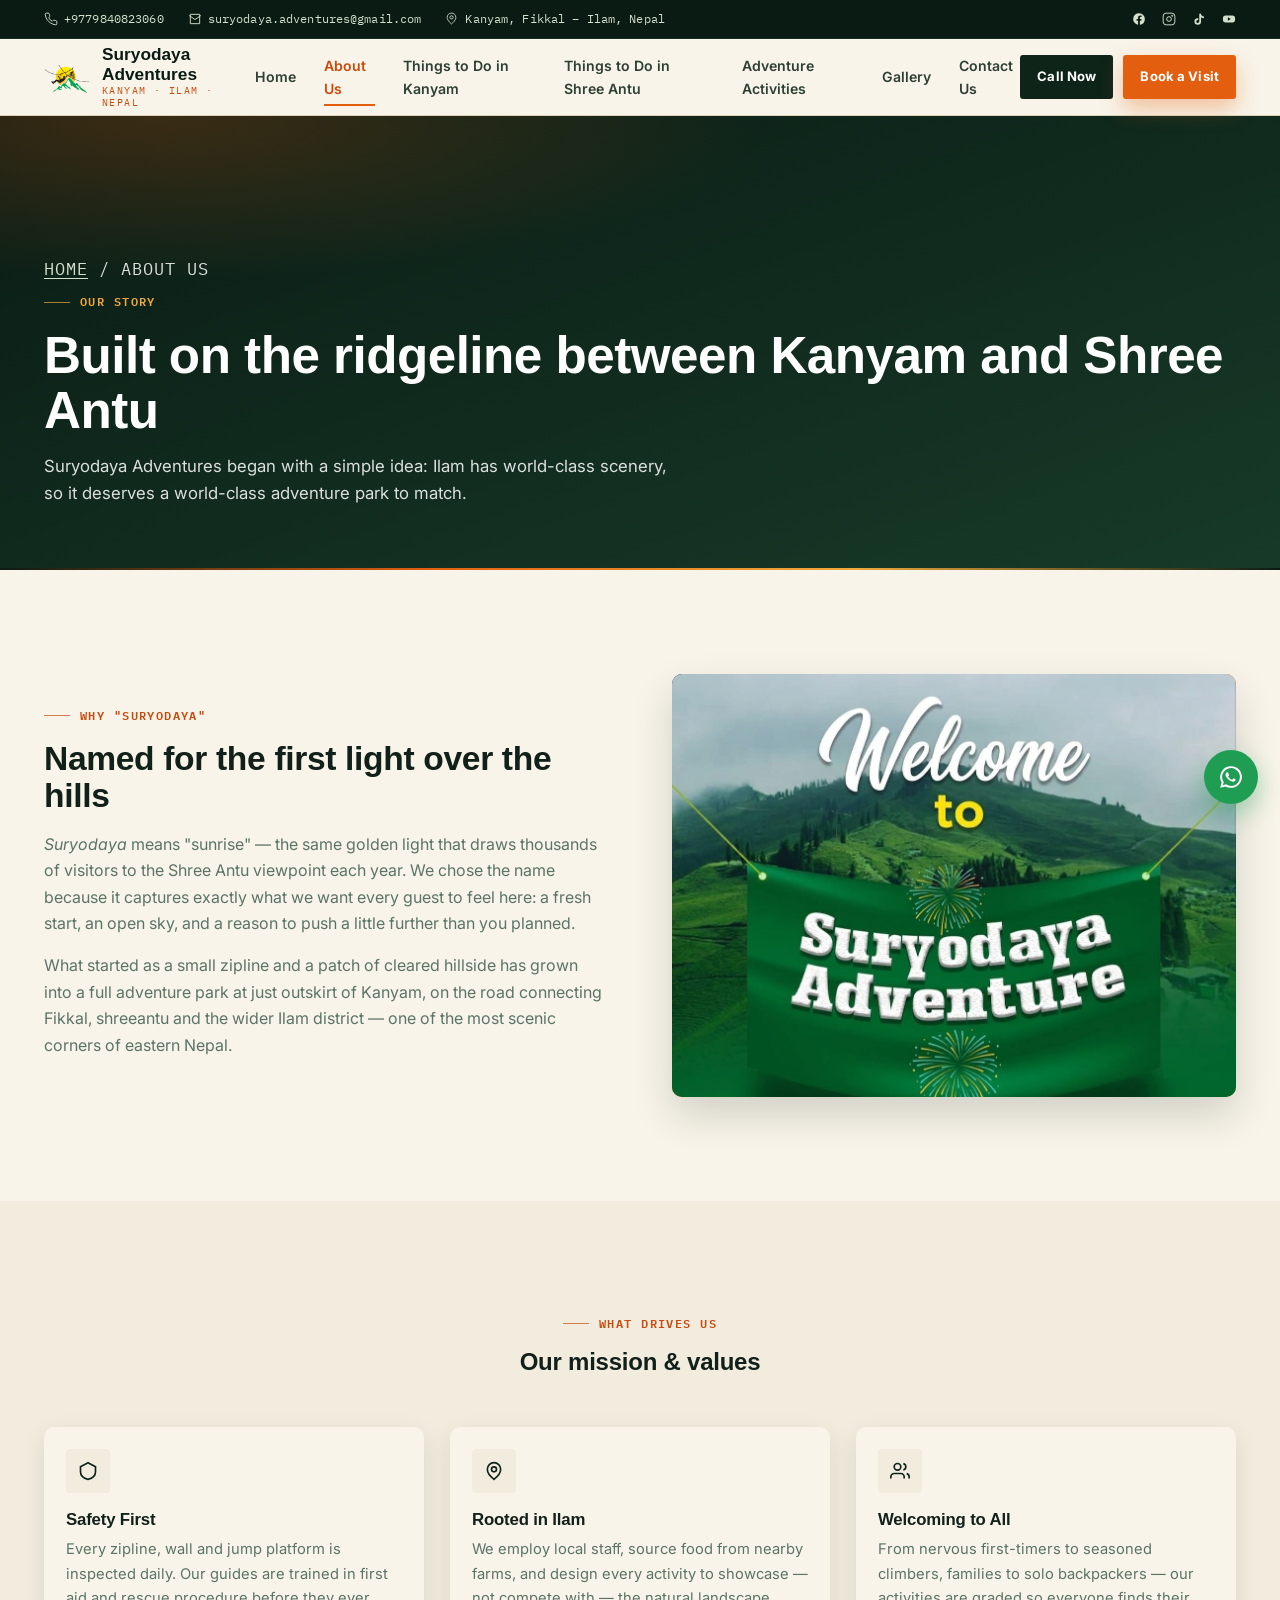
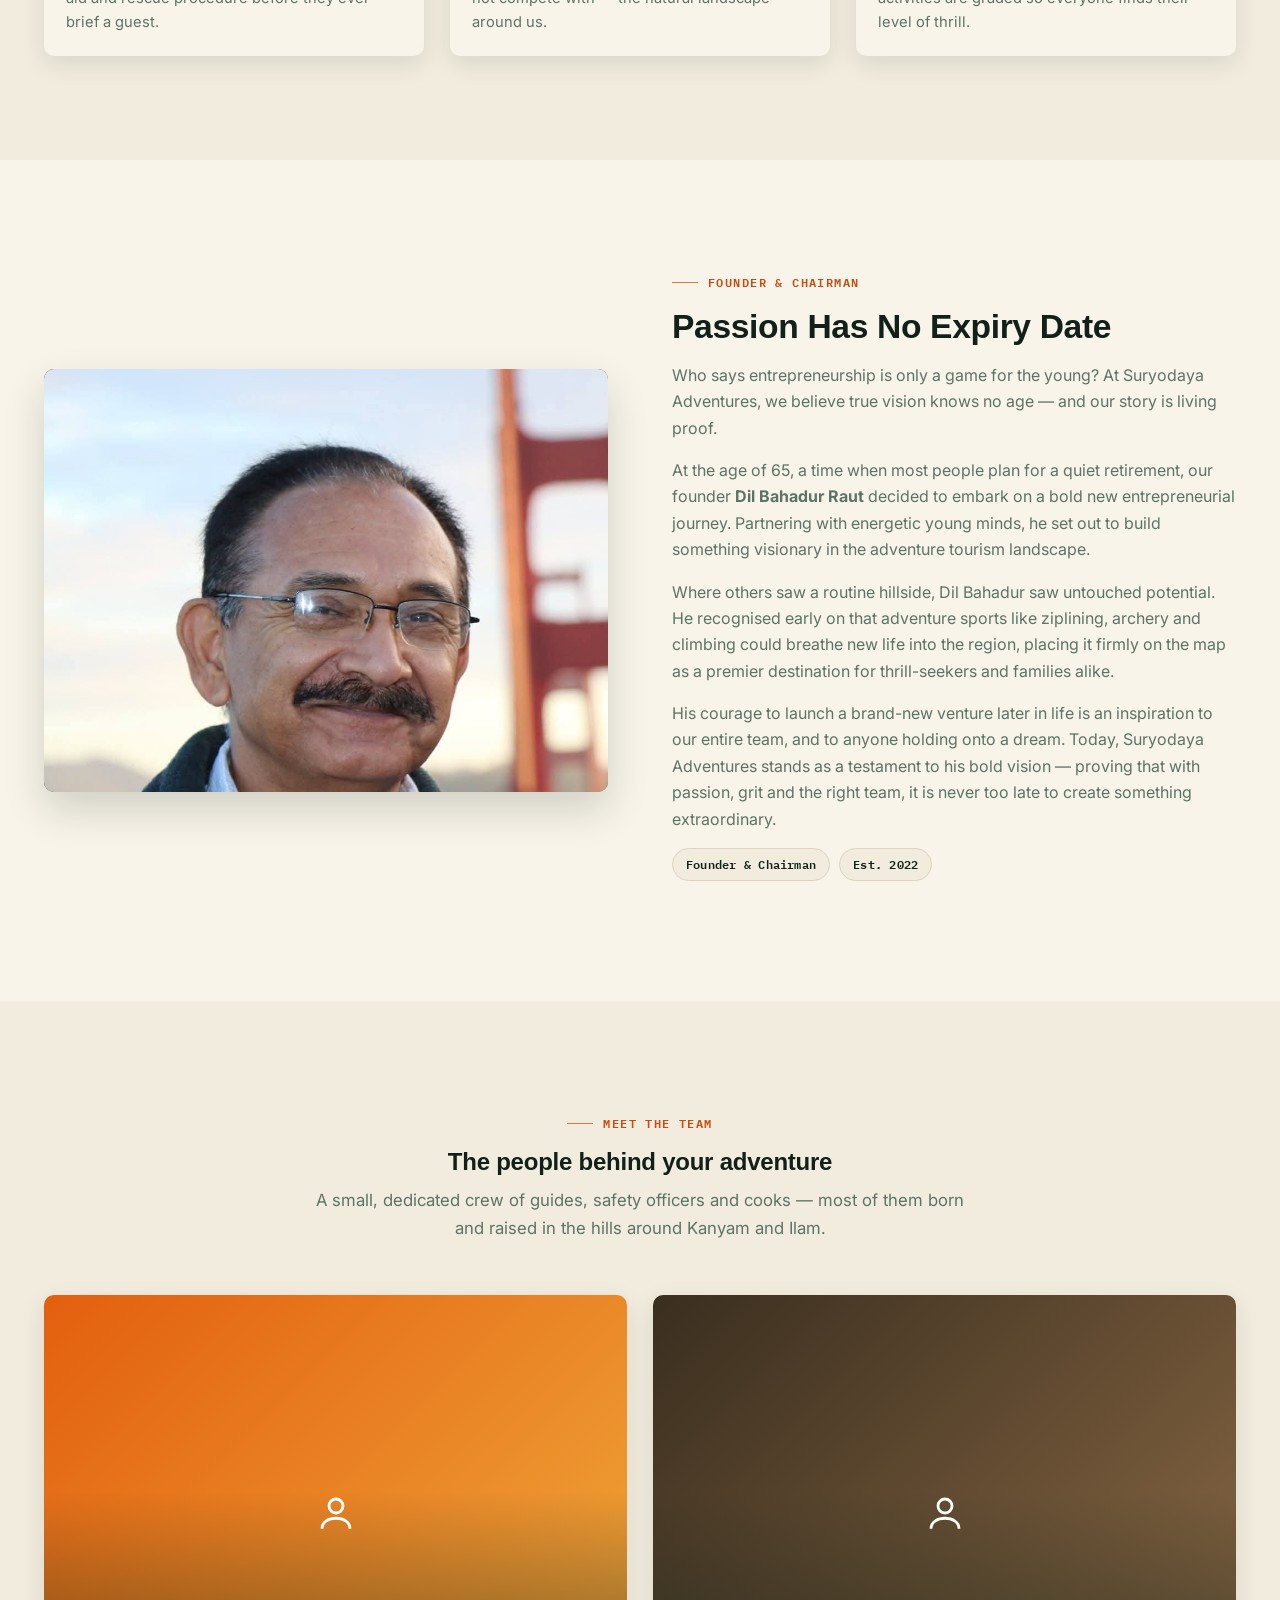
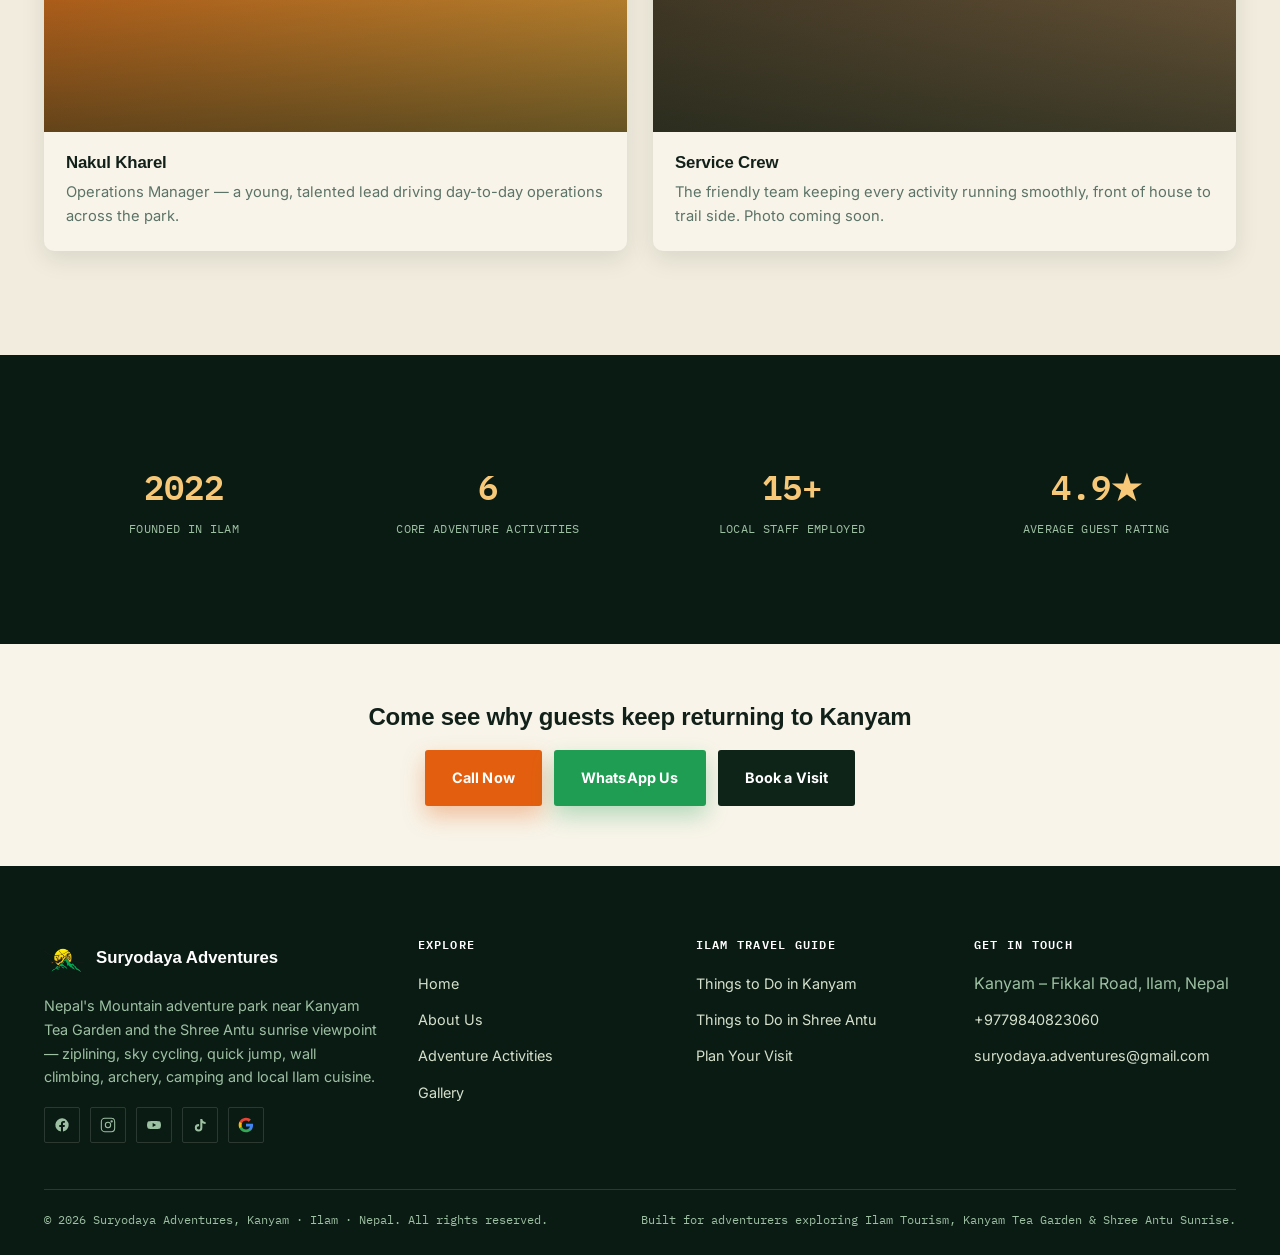
<file: about.html>
<!DOCTYPE html>
<html lang="en">
<head>
<meta charset="UTF-8">
<meta name="viewport" content="width=device-width, initial-scale=1.0">
<title>About Us | Suryodaya Adventures — Kanyam, Ilam Tourism</title>
<meta name="description" content="Learn the story behind Suryodaya Adventures, the adventure park near Kanyam Tea Garden and Shree Antu built to showcase the best places to visit in Ilam.">
<meta name="keywords" content="Ilam Tourism, Ilam Travel Guide, Best Places to Visit in Ilam, Kanyam, Shree Antu, Adventure Activities in Ilam">
<link rel="canonical" href="https://www.suryodayaadventures.com/about.html">
<meta property="og:type" content="website">
<meta property="og:title" content="About Suryodaya Adventures | Kanyam, Ilam">
<meta property="og:description" content="The story, mission and team behind Ilam's favourite adventure park near Kanyam and Shree Antu.">
<meta name="theme-color" content="#0A1B14">
<link rel="icon" type="image/png" sizes="32x32" href="Logo.png">
<link rel="icon" type="image/png" sizes="16x16" href="Logo.png">
<link rel="apple-touch-icon" href="Logo.png">
<link rel="stylesheet" href="style.css">
</head>
<body>
<div class="topbar">
  <div class="container">
    <div class="topbar-left">
      <a href="tel:+9779840823060"><svg viewBox="0 0 24 24" fill="none" stroke="currentColor" stroke-width="1.6"><path d="M22 16.92v3a2 2 0 0 1-2.18 2 19.79 19.79 0 0 1-8.63-3.07 19.5 19.5 0 0 1-6-6 19.79 19.79 0 0 1-3.07-8.67A2 2 0 0 1 4.11 2h3a2 2 0 0 1 2 1.72c.13.96.36 1.9.68 2.81a2 2 0 0 1-.45 2.11L8.09 9.91a16 16 0 0 0 6 6l1.27-1.27a2 2 0 0 1 2.11-.45c.91.32 1.85.55 2.81.68A2 2 0 0 1 22 16.92z"/></svg> +9779840823060</a>
      <a href="mailto:suryodaya.adventures@gmail.com"><svg viewBox="0 0 24 24" fill="none" stroke="currentColor" stroke-width="1.6"><path d="M4 4h16v16H4z"/><path d="m22 6-10 7L2 6"/></svg> suryodaya.adventures@gmail.com</a>
      <span><svg viewBox="0 0 24 24" fill="none" stroke="currentColor" stroke-width="1.6" style="width:13px;height:13px;vertical-align:-2px;"><path d="M20 10c0 6-8 12-8 12s-8-6-8-12a8 8 0 0 1 16 0Z"/><circle cx="12" cy="10" r="3"/></svg> Kanyam, Fikkal – Ilam, Nepal</span>
    </div>
    <div class="topbar-social">
      <a href="https://www.facebook.com/SZA.Ilam" aria-label="Facebook" target="_blank" rel="noopener"><svg viewBox="0 0 24 24" fill="currentColor"><path d="M22 12a10 10 0 1 0-11.6 9.9v-7H7.9V12h2.5V9.8c0-2.5 1.5-3.9 3.8-3.9 1.1 0 2.2.2 2.2.2v2.4h-1.3c-1.2 0-1.6.8-1.6 1.6V12h2.8l-.4 2.9h-2.4v7A10 10 0 0 0 22 12Z"/></svg></a>
      <a href="https://www.instagram.com/suryodaya_adventures/" aria-label="Instagram" target="_blank" rel="noopener"><svg viewBox="0 0 24 24" fill="none" stroke="currentColor" stroke-width="1.6"><rect x="2" y="2" width="20" height="20" rx="5"/><circle cx="12" cy="12" r="4"/><circle cx="17.5" cy="6.5" r="1"/></svg></a>
      <a href="https://www.tiktok.com/@suryodayaadventure" aria-label="TikTok" target="_blank" rel="noopener"><svg viewBox="0 0 24 24" fill="currentColor"><path d="M16.6 5.82c-.7-.77-1.13-1.77-1.13-2.87h-3.02v13.44a2.6 2.6 0 0 1-2.6 2.5 2.6 2.6 0 0 1-2.6-2.6 2.6 2.6 0 0 1 2.6-2.6c.27 0 .53.04.78.11V10.7a5.6 5.6 0 0 0-.78-.05A5.63 5.63 0 0 0 4.24 16.3a5.63 5.63 0 0 0 5.63 5.63 5.63 5.63 0 0 0 5.63-5.63V9.02a8.44 8.44 0 0 0 4.93 1.58V7.58a5.6 5.6 0 0 1-3.83-1.76Z"/></svg></a>
      <a href="https://www.youtube.com/@suryodaya.adventures" aria-label="YouTube" target="_blank" rel="noopener"><svg viewBox="0 0 24 24" fill="currentColor"><path d="M22 8.6a3 3 0 0 0-2.1-2.1C18.1 6 12 6 12 6s-6.1 0-7.9.5A3 3 0 0 0 2 8.6 31 31 0 0 0 1.5 12a31 31 0 0 0 .5 3.4 3 3 0 0 0 2.1 2.1C6 18 12 18 12 18s6.1 0 7.9-.5a3 3 0 0 0 2.1-2.1 31 31 0 0 0 .5-3.4 31 31 0 0 0-.5-3.4ZM10 15V9l5.2 3-5.2 3Z"/></svg></a>
    </div>
  </div>
</div>
<header class="nav">
  <div class="container">
    <a href="index.html" class="brand">
      <img src="Logo.png" alt="Suryodaya Adventures Logo" class="brand-logo">
      <span class="brand-text"><strong>Suryodaya Adventures</strong><span>Kanyam · Ilam · Nepal</span></span>
    </a>
    <nav class="nav-links" id="nav-links">
      <a href="index.html">Home</a>
      <a href="about.html" class="active">About Us</a>
      <a href="kanyam.html">Things to Do in Kanyam</a>
      <a href="shree-antu.html">Things to Do in Shree Antu</a>
      <a href="activities.html">Adventure Activities</a>
      <a href="gallery.html">Gallery</a>
      <a href="contact.html">Contact Us</a>
    </nav>
    <div class="nav-cta">
      <a href="tel:+9779840823060" class="btn btn-dark btn-sm">Call Now</a>
      <a href="contact.html#booking-form" class="btn btn-primary btn-sm">Book a Visit</a>
    </div>
    <button class="nav-toggle" id="nav-toggle" aria-label="Toggle menu" aria-expanded="false"><span></span><span></span><span></span></button>
  </div>
</header>
<section class="page-hero">
  <div class="container">
    <p class="breadcrumb"><a href="index.html">Home</a> / About Us</p>
    <span class="eyebrow">Our Story</span>
    <h1>Built on the ridgeline between Kanyam and Shree Antu</h1>
    <p>Suryodaya Adventures began with a simple idea: Ilam has world-class scenery, so it deserves a world-class adventure park to match.</p>
  </div>
</section>

<section class="section section--paper">
  <div class="container">
    <div class="split reveal">
      <div>
        <span class="eyebrow">Why "Suryodaya"</span>
        <h2>Named for the first light over the hills</h2>
        <p><em>Suryodaya</em> means "sunrise" — the same golden light that draws thousands of visitors to the Shree Antu viewpoint each year. We chose the name because it captures exactly what we want every guest to feel here: a fresh start, an open sky, and a reason to push a little further than you planned.</p>
        <p>What started as a small zipline and a patch of cleared hillside has grown into a full adventure park at just outskirt of Kanyam, on the road connecting Fikkal, shreeantu and the wider Ilam district — one of the most scenic corners of eastern Nepal.</p>
      </div>
      <div class="split-media tone-sunrise">
        <img src="Image/welcome_suryodaya.jpeg" alt="Welcome to Suryodaya Adventures" loading="lazy">
      </div>
    </div>
  </div>
</section>

<section class="section section--paper-alt">
  <div class="container">
    <div class="section-head center reveal">
      <span class="eyebrow" style="justify-content:center;">What Drives Us</span>
      <h2>Our mission &amp; values</h2>
    </div>
    <div class="grid grid-3 reveal">
      <div class="card">
        <div class="card-body">
          <div class="info-icon" style="margin-bottom:10px;"><svg viewBox="0 0 24 24" fill="none" stroke="currentColor" stroke-width="2"><path d="M12 2 3 7v6c0 5 4 8 9 9 5-1 9-4 9-9V7Z"/></svg></div>
          <h3>Safety First</h3>
          <p>Every zipline, wall and jump platform is inspected daily. Our guides are trained in first aid and rescue procedure before they ever brief a guest.</p>
        </div>
      </div>
      <div class="card">
        <div class="card-body">
          <div class="info-icon" style="margin-bottom:10px;"><svg viewBox="0 0 24 24" fill="none" stroke="currentColor" stroke-width="2"><path d="M20 10c0 6-8 12-8 12s-8-6-8-12a8 8 0 0 1 16 0Z"/><circle cx="12" cy="10" r="3"/></svg></div>
          <h3>Rooted in Ilam</h3>
          <p>We employ local staff, source food from nearby farms, and design every activity to showcase — not compete with — the natural landscape around us.</p>
        </div>
      </div>
      <div class="card">
        <div class="card-body">
          <div class="info-icon" style="margin-bottom:10px;"><svg viewBox="0 0 24 24" fill="none" stroke="currentColor" stroke-width="2"><path d="M17 21v-2a4 4 0 0 0-4-4H5a4 4 0 0 0-4 4v2M9 11a4 4 0 1 0 0-8 4 4 0 0 0 0 8ZM23 21v-2a4 4 0 0 0-3-3.87M16 3.13a4 4 0 0 1 0 7.75"/></svg></div>
          <h3>Welcoming to All</h3>
          <p>From nervous first-timers to seasoned climbers, families to solo backpackers — our activities are graded so everyone finds their level of thrill.</p>
        </div>
      </div>
    </div>
  </div>
</section>

<!-- Founder & Chairman -->
<section class="section section--paper" id="founder">
  <div class="container">
    <div class="split reveal">
      <div class="split-media tone-forest">
        <img src="Image/Founder_dil_bahadur.jpeg" alt="Dil Bahadur Raut, Founder and Chairman of Suryodaya Adventures" loading="lazy" style="object-position:center top;">
      </div>
      <div>
        <span class="eyebrow">Founder &amp; Chairman</span>
        <h2>Passion Has No Expiry Date</h2>
        <p>Who says entrepreneurship is only a game for the young? At Suryodaya Adventures, we believe true vision knows no age — and our story is living proof.</p>
        <p>At the age of 65, a time when most people plan for a quiet retirement, our founder <strong>Dil Bahadur Raut</strong> decided to embark on a bold new entrepreneurial journey. Partnering with energetic young minds, he set out to build something visionary in the adventure tourism landscape.</p>
        <p>Where others saw a routine hillside, Dil Bahadur saw untouched potential. He recognised early on that adventure sports like ziplining, archery and climbing could breathe new life into the region, placing it firmly on the map as a premier destination for thrill-seekers and families alike.</p>
        <p>His courage to launch a brand-new venture later in life is an inspiration to our entire team, and to anyone holding onto a dream. Today, Suryodaya Adventures stands as a testament to his bold vision — proving that with passion, grit and the right team, it is never too late to create something extraordinary.</p>
        <div class="pill-row">
          <span class="pill">Founder &amp; Chairman</span>
          <span class="pill">Est. 2022</span>
        </div>
      </div>
    </div>
  </div>
</section>

<section class="section section--paper-alt">
  <div class="container">
    <div class="section-head center reveal">
      <span class="eyebrow" style="justify-content:center;">Meet the Team</span>
      <h2>The people behind your adventure</h2>
      <p>A small, dedicated crew of guides, safety officers and cooks — most of them born and raised in the hills around Kanyam and Ilam.</p>
    </div>
    <div class="grid grid-2 reveal">
      <div class="card">
        <div class="media tone-zip"><svg class="media-icon" viewBox="0 0 24 24" fill="none" stroke="#fff" stroke-width="1.6"><circle cx="12" cy="8" r="4"/><path d="M4 21c0-4 4-6 8-6s8 2 8 6"/></svg></div>
        <div class="card-body"><h3 style="font-size:1.05rem;">Nakul Kharel</h3><p class="small">Operations Manager — a young, talented lead driving day-to-day operations across the park.</p></div>
      </div>
      <div class="card">
        <div class="media tone-camp"><svg class="media-icon" viewBox="0 0 24 24" fill="none" stroke="#fff" stroke-width="1.6"><circle cx="12" cy="8" r="4"/><path d="M4 21c0-4 4-6 8-6s8 2 8 6"/></svg></div>
        <div class="card-body"><h3 style="font-size:1.05rem;">Service Crew</h3><p class="small">The friendly team keeping every activity running smoothly, front of house to trail side. Photo coming soon.</p></div>
      </div>
    </div>
  </div>
</section>

<section class="section section--pine">
  <div class="container">
    <div class="stat-strip reveal">
      <div><strong>2022</strong><span>Founded in Ilam</span></div>
      <div><strong>6</strong><span>Core adventure activities</span></div>
      <div><strong>15+</strong><span>Local staff employed</span></div>
      <div><strong>4.9★</strong><span>Average guest rating</span></div>
    </div>
  </div>
</section>

<section class="section section--tight section--paper">
  <div class="container text-center reveal">
    <h2>Come see why guests keep returning to Kanyam</h2>
    <div class="cta-row" style="justify-content:center;margin-top:20px;">
      <a href="tel:+9779840823060" class="btn btn-primary">Call Now</a>
      <a href="https://wa.me/9779840823060" target="_blank" rel="noopener" class="btn btn-whatsapp">WhatsApp Us</a>
      <a href="contact.html#booking-form" class="btn btn-dark">Book a Visit</a>
    </div>
  </div>
</section>
<footer class="footer">
  <div class="container">
    <div class="footer-grid">
      <div>
        <div class="footer-brand">
          <img src="Logo.png" alt="Suryodaya Adventures Logo" class="brand-logo" style="width:40px;height:40px;">
          <strong>Suryodaya Adventures</strong>
        </div>
        <p>Nepal's Mountain adventure park near Kanyam Tea Garden and the Shree Antu sunrise viewpoint — ziplining, sky cycling, quick jump, wall climbing, archery, camping and local Ilam cuisine.</p>
        <div class="footer-social">
          <a href="https://www.facebook.com/SZA.Ilam" target="_blank" rel="noopener" aria-label="Facebook"><svg viewBox="0 0 24 24" fill="currentColor"><path d="M22 12a10 10 0 1 0-11.6 9.9v-7H7.9V12h2.5V9.8c0-2.5 1.5-3.9 3.8-3.9 1.1 0 2.2.2 2.2.2v2.4h-1.3c-1.2 0-1.6.8-1.6 1.6V12h2.8l-.4 2.9h-2.4v7A10 10 0 0 0 22 12Z"/></svg></a>
          <a href="https://www.instagram.com/suryodaya_adventures/" target="_blank" rel="noopener" aria-label="Instagram"><svg viewBox="0 0 24 24" fill="none" stroke="currentColor" stroke-width="1.6"><rect x="2" y="2" width="20" height="20" rx="5"/><circle cx="12" cy="12" r="4"/><circle cx="17.5" cy="6.5" r="1"/></svg></a>
          <a href="https://www.youtube.com/@suryodaya.adventures" target="_blank" rel="noopener" aria-label="YouTube"><svg viewBox="0 0 24 24" fill="currentColor"><path d="M22 8.6a3 3 0 0 0-2.1-2.1C18.1 6 12 6 12 6s-6.1 0-7.9.5A3 3 0 0 0 2 8.6 31 31 0 0 0 1.5 12a31 31 0 0 0 .5 3.4 3 3 0 0 0 2.1 2.1C6 18 12 18 12 18s6.1 0 7.9-.5a3 3 0 0 0 2.1-2.1 31 31 0 0 0 .5-3.4 31 31 0 0 0-.5-3.4ZM10 15V9l5.2 3-5.2 3Z"/></svg></a>
          <a href="https://www.tiktok.com/@suryodayaadventure" target="_blank" rel="noopener" aria-label="TikTok"><svg viewBox="0 0 24 24" fill="currentColor"><path d="M16.6 5.82c-.7-.77-1.13-1.77-1.13-2.87h-3.02v13.44a2.6 2.6 0 0 1-2.6 2.5 2.6 2.6 0 0 1-2.6-2.6 2.6 2.6 0 0 1 2.6-2.6c.27 0 .53.04.78.11V10.7a5.6 5.6 0 0 0-.78-.05A5.63 5.63 0 0 0 4.24 16.3a5.63 5.63 0 0 0 5.63 5.63 5.63 5.63 0 0 0 5.63-5.63V9.02a8.44 8.44 0 0 0 4.93 1.58V7.58a5.6 5.6 0 0 1-3.83-1.76Z"/></svg></a>
          <a href="https://maps.app.goo.gl/yzUekhzRrkxqk5xPA" target="_blank" rel="noopener" aria-label="Read Google Reviews"><svg viewBox="0 0 24 24" width="20" height="20"><path d="M22.56 12.25c0-.78-.07-1.53-.2-2.25H12v4.26h5.92c-.26 1.37-1.04 2.53-2.21 3.31v2.77h3.57c2.08-1.92 3.28-4.74 3.28-8.09z" fill="#4285F4"/><path d="M12 23c2.97 0 5.46-.98 7.28-2.66l-3.57-2.77c-.98.66-2.23 1.06-3.71 1.06-2.86 0-5.29-1.93-6.16-4.53H2.18v2.84C3.99 20.53 7.7 23 12 23z" fill="#34A853"/><path d="M5.84 14.09c-.22-.66-.35-1.36-.35-2.09s.13-1.43.35-2.09V7.06H2.18C1.43 8.55 1 10.22 1 12s.43 3.45 1.18 4.94l2.85-2.22.81-.63z" fill="#FBBC05"/><path d="M12 5.38c1.62 0 3.06.56 4.21 1.64l3.15-3.15C17.45 2.09 14.97 1 12 1 7.7 1 3.99 3.47 2.18 7.06l3.66 2.84c.87-2.6 3.3-4.52 6.16-4.52z" fill="#EA4335"/></svg></a>
        </div>
      </div>
      <div>
        <h4>Explore</h4>
        <ul class="footer-links">
          <li><a href="index.html">Home</a></li>
          <li><a href="about.html">About Us</a></li>
          <li><a href="activities.html">Adventure Activities</a></li>
          <li><a href="gallery.html">Gallery</a></li>
        </ul>
      </div>
      <div>
        <h4>Ilam Travel Guide</h4>
        <ul class="footer-links">
          <li><a href="kanyam.html">Things to Do in Kanyam</a></li>
          <li><a href="shree-antu.html">Things to Do in Shree Antu</a></li>
          <li><a href="contact.html#booking-form">Plan Your Visit</a></li>
        </ul>
      </div>
      <div>
        <h4>Get in Touch</h4>
        <ul class="footer-links">
          <li>Kanyam – Fikkal Road, Ilam, Nepal</li>
          <li><a href="tel:+9779840823060">+9779840823060</a></li>
          <li><a href="mailto:suryodaya.adventures@gmail.com">suryodaya.adventures@gmail.com</a></li>
        </ul>
      </div>
    </div>
    <div class="footer-bottom">
      <span>© <span id="year"></span> Suryodaya Adventures, Kanyam · Ilam · Nepal. All rights reserved.</span>
      <span>Built for adventurers exploring Ilam Tourism, Kanyam Tea Garden &amp; Shree Antu Sunrise.</span>
    </div>
  </div>
</footer>

<a href="https://wa.me/9779840823060" target="_blank" rel="noopener" class="float-whatsapp" aria-label="Chat on WhatsApp">
  <svg viewBox="0 0 24 24" fill="currentColor"><path d="M12 2a10 10 0 0 0-8.6 15.1L2 22l5.1-1.3A10 10 0 1 0 12 2Zm0 18.2a8.2 8.2 0 0 1-4.2-1.2l-.3-.2-3 .8.8-2.9-.2-.3A8.2 8.2 0 1 1 12 20.2Zm4.5-6.1c-.2-.1-1.5-.7-1.7-.8-.2-.1-.4-.1-.6.1-.2.2-.7.8-.8 1-.1.1-.3.2-.5.1-.2-.1-1-.4-2-1.2-.7-.6-1.2-1.4-1.4-1.6-.1-.2 0-.4.1-.5.1-.1.2-.3.4-.4.1-.1.2-.2.2-.4.1-.1 0-.3 0-.4-.1-.1-.6-1.4-.8-1.9-.2-.5-.4-.4-.6-.4h-.5c-.2 0-.4.1-.6.3-.2.2-.8.8-.8 1.9s.8 2.2.9 2.4c.1.1 1.6 2.5 3.9 3.4.5.2 1 .4 1.3.5.5.2 1 .1 1.4.1.4-.1 1.5-.6 1.7-1.2.2-.6.2-1.1.1-1.2-.1-.1-.2-.2-.4-.3Z"/></svg>
</a>

<div class="mobile-call-bar">
  <a href="tel:+9779840823060" class="btn btn-dark btn-sm">Call Now</a>
  <a href="https://wa.me/9779840823060" target="_blank" rel="noopener" class="btn btn-whatsapp btn-sm">WhatsApp</a>
  <a href="contact.html#booking-form" class="btn btn-primary btn-sm">Book Visit</a>
</div>
<script src="script.js"></script>
</body>
</html>
</file>
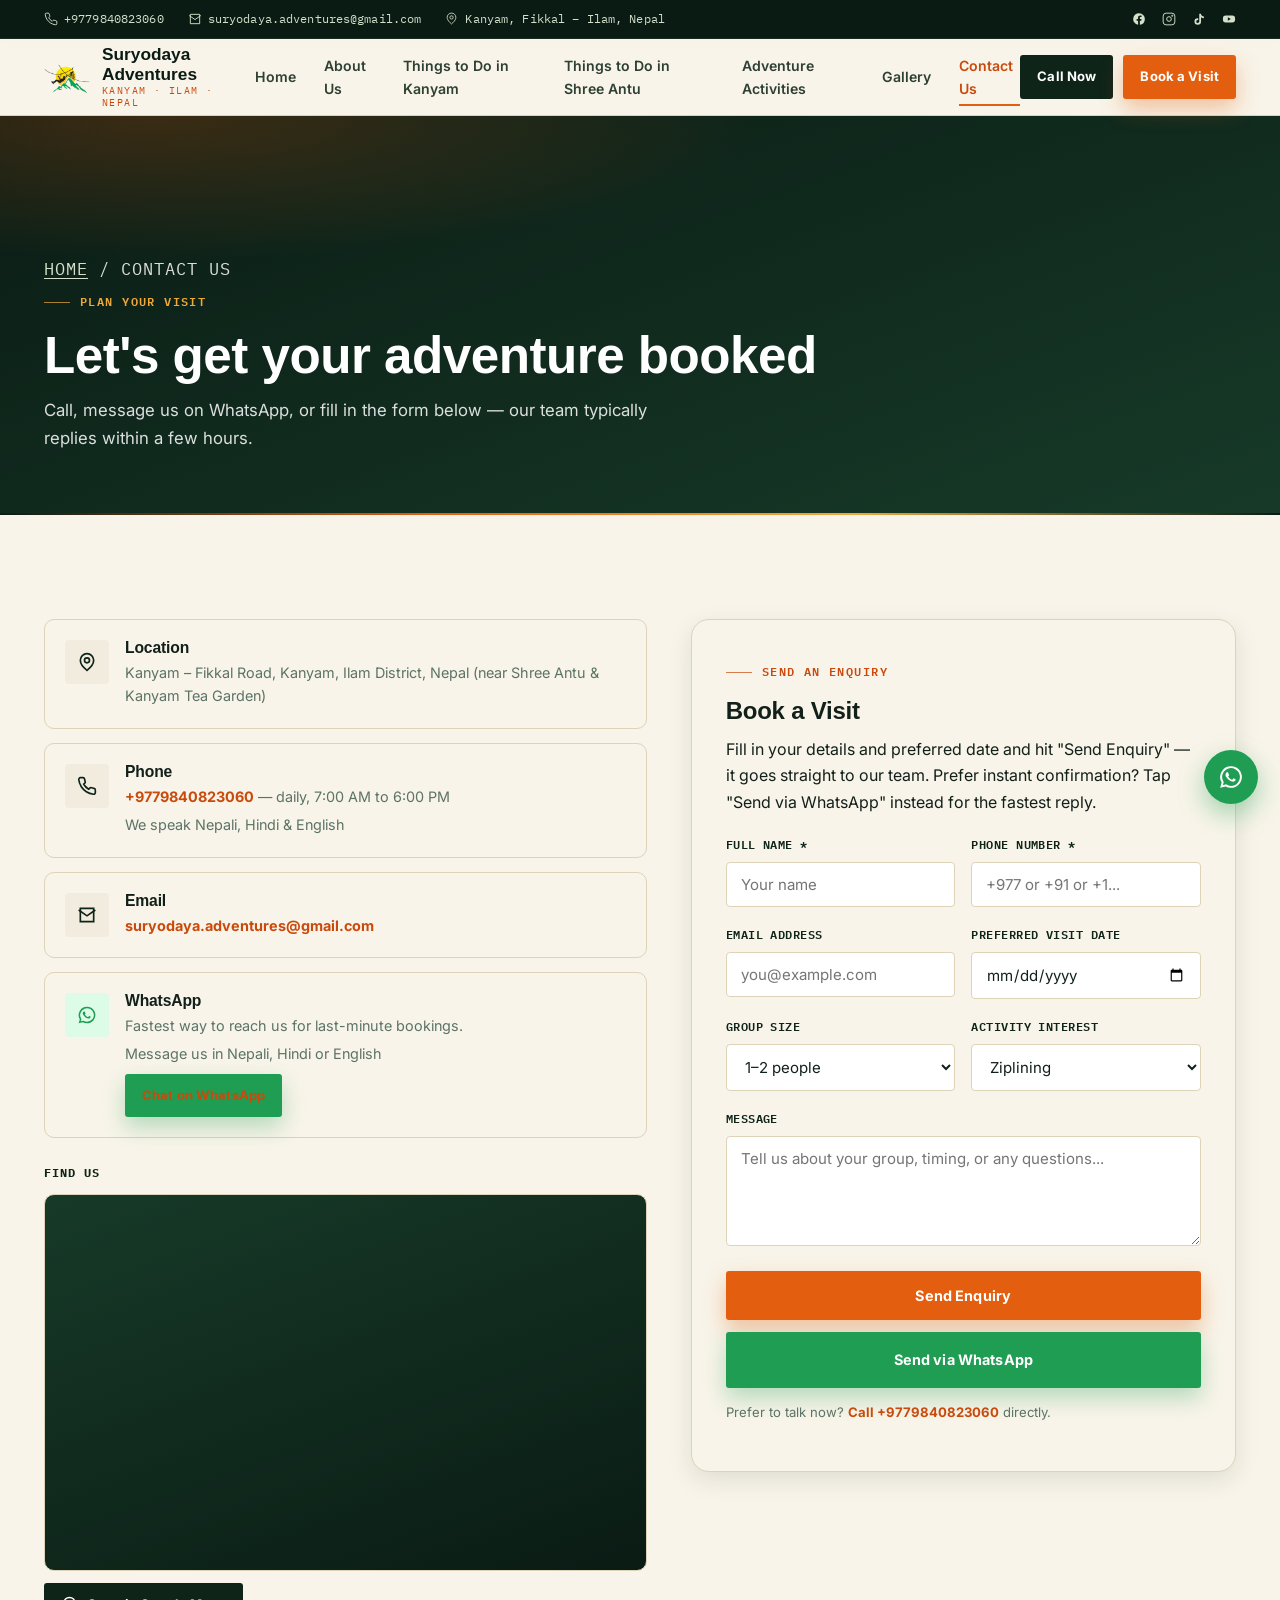
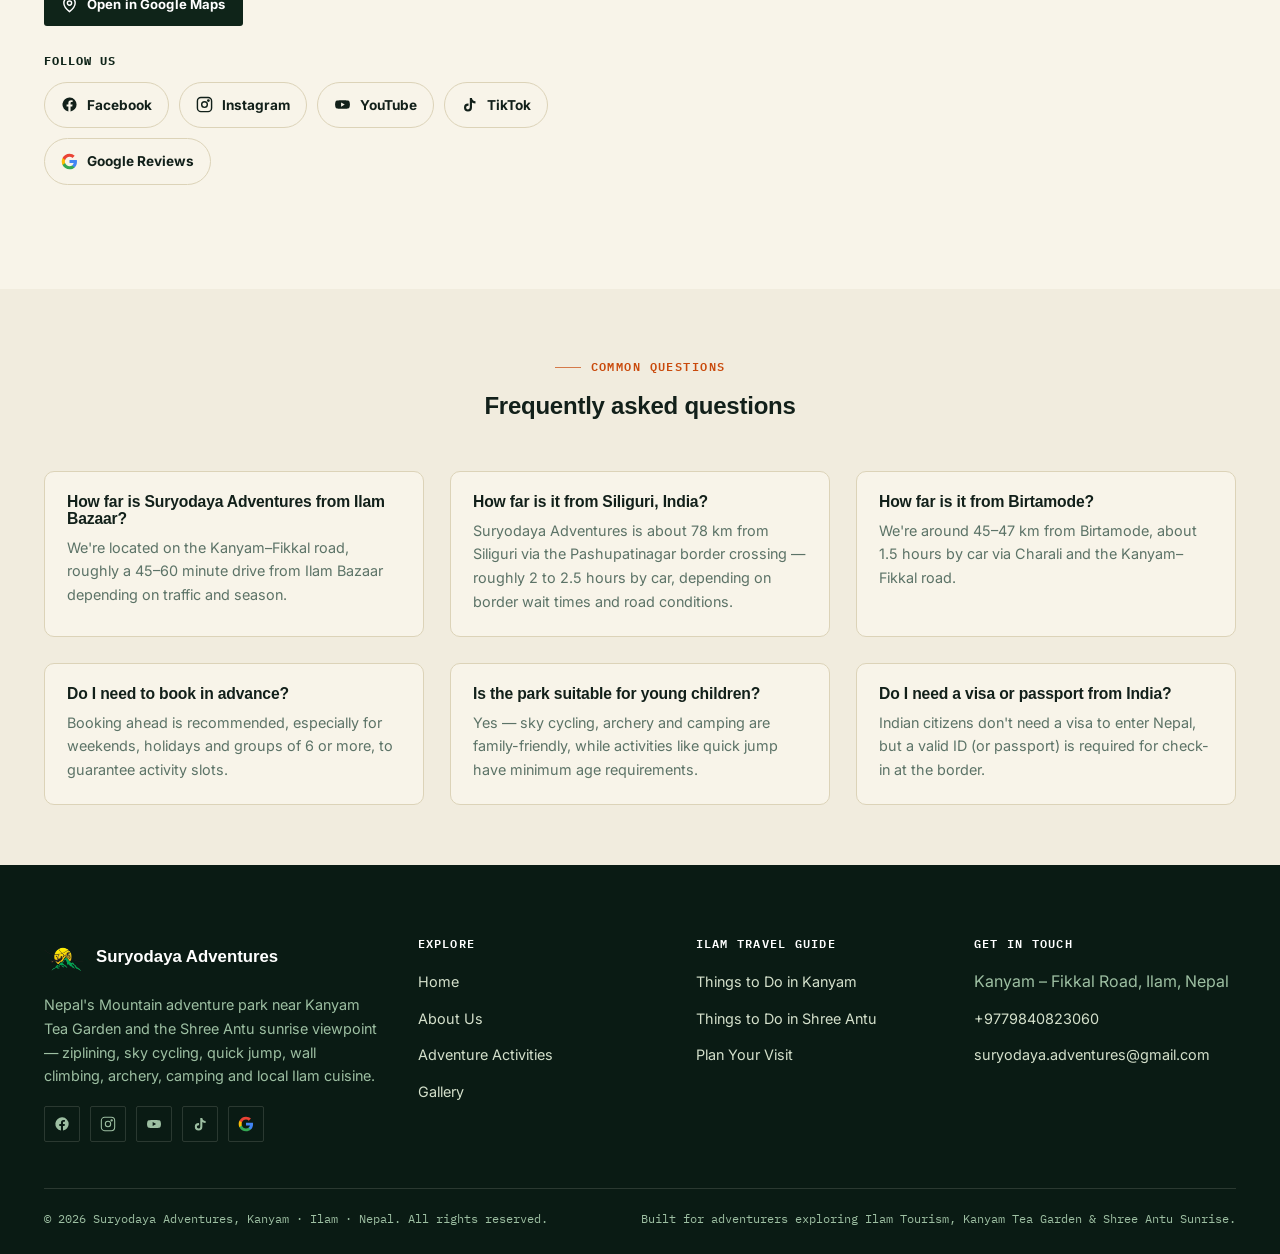
<file: contact.html>
<!DOCTYPE html>
<html lang="en">
<head>
<meta charset="UTF-8">
<meta name="viewport" content="width=device-width, initial-scale=1.0">
<title>Contact Us | Suryodaya Adventures — Kanyam, Fikkal, Ilam, Nepal</title>
<meta name="description" content="Book your visit to Suryodaya Adventures near Kanyam, Ilam. Call, WhatsApp, or send an enquiry for ziplining, camping and adventure activities. Find directions and contact details.">
<meta name="keywords" content="Kanyam, Ilam Tourism, Adventure Activities in Ilam, Book Suryodaya Adventures, Fikkal, Ilam Travel Guide">
<link rel="canonical" href="https://www.suryodayaadventures.com/contact.html">
<meta property="og:type" content="website">
<meta property="og:title" content="Contact Suryodaya Adventures | Kanyam, Ilam">
<meta property="og:description" content="Call, WhatsApp or send an enquiry to book ziplining, camping and adventure activities near Kanyam, Ilam.">
<meta name="theme-color" content="#0A1B14">
<link rel="icon" type="image/png" sizes="32x32" href="Logo.png">
<link rel="icon" type="image/png" sizes="16x16" href="Logo.png">
<link rel="apple-touch-icon" href="Logo.png">
<link rel="stylesheet" href="style.css">
<script type="application/ld+json">
{
  "@context": "https://schema.org",
  "@type": "LocalBusiness",
  "name": "Suryodaya Adventures",
  "image": "https://www.suryodayaadventures.com/images/og-cover.jpg",
  "telephone": "+9779840823060",
  "email": "suryodaya.adventures@gmail.com",
  "address": {
    "@type": "PostalAddress",
    "streetAddress": "Kanyam - Fikkal Road",
    "addressLocality": "Kanyam, Fikkal",
    "addressRegion": "Ilam",
    "postalCode": "57200",
    "addressCountry": "NP"
  },
  "url": "https://www.suryodayaadventures.com/contact.html",
  "sameAs": [
    "https://www.facebook.com/SZA.Ilam",
    "https://www.instagram.com/suryodaya_adventures/",
    "https://www.youtube.com/@suryodaya.adventures",
    "https://www.tiktok.com/@suryodayaadventure",
    "https://maps.app.goo.gl/yzUekhzRrkxqk5xPA"  
  ],
  "openingHoursSpecification": {
    "@type": "OpeningHoursSpecification",
    "dayOfWeek": ["Sunday","Monday","Tuesday","Wednesday","Thursday","Friday","Saturday"],
    "opens": "07:00",
    "closes": "18:00"
  }
}
</script>
</head>
<body>
<div class="topbar">
  <div class="container">
    <div class="topbar-left">
      <a href="tel:+9779840823060"><svg viewBox="0 0 24 24" fill="none" stroke="currentColor" stroke-width="1.6"><path d="M22 16.92v3a2 2 0 0 1-2.18 2 19.79 19.79 0 0 1-8.63-3.07 19.5 19.5 0 0 1-6-6 19.79 19.79 0 0 1-3.07-8.67A2 2 0 0 1 4.11 2h3a2 2 0 0 1 2 1.72c.13.96.36 1.9.68 2.81a2 2 0 0 1-.45 2.11L8.09 9.91a16 16 0 0 0 6 6l1.27-1.27a2 2 0 0 1 2.11-.45c.91.32 1.85.55 2.81.68A2 2 0 0 1 22 16.92z"/></svg> +9779840823060</a>
      <a href="mailto:suryodaya.adventures@gmail.com"><svg viewBox="0 0 24 24" fill="none" stroke="currentColor" stroke-width="1.6"><path d="M4 4h16v16H4z"/><path d="m22 6-10 7L2 6"/></svg> suryodaya.adventures@gmail.com</a>
      <span><svg viewBox="0 0 24 24" fill="none" stroke="currentColor" stroke-width="1.6" style="width:13px;height:13px;vertical-align:-2px;"><path d="M20 10c0 6-8 12-8 12s-8-6-8-12a8 8 0 0 1 16 0Z"/><circle cx="12" cy="10" r="3"/></svg> Kanyam, Fikkal – Ilam, Nepal</span>
    </div>
    <div class="topbar-social">
      <a href="https://www.facebook.com/SZA.Ilam" aria-label="Facebook" target="_blank" rel="noopener"><svg viewBox="0 0 24 24" fill="currentColor"><path d="M22 12a10 10 0 1 0-11.6 9.9v-7H7.9V12h2.5V9.8c0-2.5 1.5-3.9 3.8-3.9 1.1 0 2.2.2 2.2.2v2.4h-1.3c-1.2 0-1.6.8-1.6 1.6V12h2.8l-.4 2.9h-2.4v7A10 10 0 0 0 22 12Z"/></svg></a>
      <a href="https://www.instagram.com/suryodaya_adventures/" aria-label="Instagram" target="_blank" rel="noopener"><svg viewBox="0 0 24 24" fill="none" stroke="currentColor" stroke-width="1.6"><rect x="2" y="2" width="20" height="20" rx="5"/><circle cx="12" cy="12" r="4"/><circle cx="17.5" cy="6.5" r="1"/></svg></a>
      <a href="https://www.tiktok.com/@suryodayaadventure" aria-label="TikTok" target="_blank" rel="noopener"><svg viewBox="0 0 24 24" fill="currentColor"><path d="M16.6 5.82c-.7-.77-1.13-1.77-1.13-2.87h-3.02v13.44a2.6 2.6 0 0 1-2.6 2.5 2.6 2.6 0 0 1-2.6-2.6 2.6 2.6 0 0 1 2.6-2.6c.27 0 .53.04.78.11V10.7a5.6 5.6 0 0 0-.78-.05A5.63 5.63 0 0 0 4.24 16.3a5.63 5.63 0 0 0 5.63 5.63 5.63 5.63 0 0 0 5.63-5.63V9.02a8.44 8.44 0 0 0 4.93 1.58V7.58a5.6 5.6 0 0 1-3.83-1.76Z"/></svg></a>
      <a href="https://www.youtube.com/@suryodaya.adventures" aria-label="YouTube" target="_blank" rel="noopener"><svg viewBox="0 0 24 24" fill="currentColor"><path d="M22 8.6a3 3 0 0 0-2.1-2.1C18.1 6 12 6 12 6s-6.1 0-7.9.5A3 3 0 0 0 2 8.6 31 31 0 0 0 1.5 12a31 31 0 0 0 .5 3.4 3 3 0 0 0 2.1 2.1C6 18 12 18 12 18s6.1 0 7.9-.5a3 3 0 0 0 2.1-2.1 31 31 0 0 0 .5-3.4 31 31 0 0 0-.5-3.4ZM10 15V9l5.2 3-5.2 3Z"/></svg></a>
    </div>
  </div>
</div>
<header class="nav">
  <div class="container">
    <a href="index.html" class="brand">
      <img src="Logo.png" alt="Suryodaya Adventures Logo" class="brand-logo">
      <span class="brand-text"><strong>Suryodaya Adventures</strong><span>Kanyam · Ilam · Nepal</span></span>
    </a>
    <nav class="nav-links" id="nav-links">
      <a href="index.html">Home</a>
      <a href="about.html">About Us</a>
      <a href="kanyam.html">Things to Do in Kanyam</a>
      <a href="shree-antu.html">Things to Do in Shree Antu</a>
      <a href="activities.html">Adventure Activities</a>
      <a href="gallery.html">Gallery</a>
      <a href="contact.html" class="active">Contact Us</a>
    </nav>
    <div class="nav-cta">
      <a href="tel:+9779840823060" class="btn btn-dark btn-sm">Call Now</a>
      <a href="contact.html#booking-form" class="btn btn-primary btn-sm">Book a Visit</a>
    </div>
    <button class="nav-toggle" id="nav-toggle" aria-label="Toggle menu" aria-expanded="false"><span></span><span></span><span></span></button>
  </div>
</header>
<section class="page-hero">
  <div class="container">
    <p class="breadcrumb"><a href="index.html">Home</a> / Contact Us</p>
    <span class="eyebrow">Plan Your Visit</span>
    <h1>Let's get your adventure booked</h1>
    <p>Call, message us on WhatsApp, or fill in the form below — our team typically replies within a few hours.</p>
  </div>
</section>

<section class="section section--paper">
  <div class="container">
    <div class="contact-grid">

      <!-- Left: info + map -->
      <div class="reveal">
        <div class="info-card">
          <div class="info-icon"><svg viewBox="0 0 24 24" fill="none" stroke="currentColor" stroke-width="2"><path d="M20 10c0 6-8 12-8 12s-8-6-8-12a8 8 0 0 1 16 0Z"/><circle cx="12" cy="10" r="3"/></svg></div>
          <div>
            <h4>Location</h4>
            <p>Kanyam – Fikkal Road, Kanyam, Ilam District, Nepal (near Shree Antu &amp; Kanyam Tea Garden)</p>
          </div>
        </div>
        <div class="info-card">
          <div class="info-icon"><svg viewBox="0 0 24 24" fill="none" stroke="currentColor" stroke-width="2"><path d="M22 16.92v3a2 2 0 0 1-2.18 2 19.79 19.79 0 0 1-8.63-3.07 19.5 19.5 0 0 1-6-6 19.79 19.79 0 0 1-3.07-8.67A2 2 0 0 1 4.11 2h3a2 2 0 0 1 2 1.72c.13.96.36 1.9.68 2.81a2 2 0 0 1-.45 2.11L8.09 9.91a16 16 0 0 0 6 6l1.27-1.27a2 2 0 0 1 2.11-.45c.91.32 1.85.55 2.81.68A2 2 0 0 1 22 16.92z"/></svg></div>
          <div>
            <h4>Phone</h4>
            <p><a href="tel:+9779840823060">+9779840823060</a> — daily, 7:00 AM to 6:00 PM</p>
            <p class="small" style="margin-top:4px;">We speak Nepali, Hindi &amp; English</p>
          </div>
        </div>
        <div class="info-card">
          <div class="info-icon"><svg viewBox="0 0 24 24" fill="none" stroke="currentColor" stroke-width="2"><path d="M4 4h16v16H4z"/><path d="m22 6-10 7L2 6"/></svg></div>
          <div>
            <h4>Email</h4>
            <p><a href="mailto:suryodaya.adventures@gmail.com">suryodaya.adventures@gmail.com</a></p>
          </div>
        </div>
        <div class="info-card">
          <div class="info-icon" style="background:#DCFCE7;color:#1F9D53;"><svg viewBox="0 0 24 24" fill="currentColor"><path d="M12 2a10 10 0 0 0-8.6 15.1L2 22l5.1-1.3A10 10 0 1 0 12 2Zm0 18.2a8.2 8.2 0 0 1-4.2-1.2l-.3-.2-3 .8.8-2.9-.2-.3A8.2 8.2 0 1 1 12 20.2Zm4.5-6.1c-.2-.1-1.5-.7-1.7-.8-.2-.1-.4-.1-.6.1-.2.2-.7.8-.8 1-.1.1-.3.2-.5.1-.2-.1-1-.4-2-1.2-.7-.6-1.2-1.4-1.4-1.6-.1-.2 0-.4.1-.5.1-.1.2-.3.4-.4.1-.1.2-.2.2-.4.1-.1 0-.3 0-.4-.1-.1-.6-1.4-.8-1.9-.2-.5-.4-.4-.6-.4h-.5c-.2 0-.4.1-.6.3-.2.2-.8.8-.8 1.9s.8 2.2.9 2.4c.1.1 1.6 2.5 3.9 3.4.5.2 1 .4 1.3.5.5.2 1 .1 1.4.1.4-.1 1.5-.6 1.7-1.2.2-.6.2-1.1.1-1.2-.1-.1-.2-.2-.4-.3Z"/></svg></div>
          <div>
            <h4>WhatsApp</h4>
            <p>Fastest way to reach us for last-minute bookings.</p>
            <p class="small" style="margin-top:4px;">Message us in Nepali, Hindi or English</p>
            <a href="https://wa.me/9779840823060" target="_blank" rel="noopener" class="btn btn-whatsapp btn-sm" style="margin-top:8px;">Chat on WhatsApp</a>
          </div>
        </div>

        <div style="margin-top:28px;">
          <h4 style="font-family:var(--font-mono);text-transform:uppercase;letter-spacing:.08em;font-size:.78rem;color:var(--pine-900);margin-bottom:14px;">Find Us</h4>
          <div class="map-frame">
            <iframe
              src="https://www.google.com/maps/embed?pb=!1m14!1m8!1m3!1d28469.40369078905!2d88.0331898!3d26.8820503!3m2!1i1024!2i768!4f13.1!3m3!1m2!1s0x39e5cf5b39176577%3A0x266a88f8235556ab!2sSuryodaya%20Adventures!5e0!3m2!1sen!2sqa!5m2!1sen!2sqa"
              width="100%"
              height="100%"
              style="border:0;display:block;"
              allowfullscreen=""
              loading="lazy"
              referrerpolicy="strict-origin-when-cross-origin">
            </iframe>
          </div>
          <a href="https://maps.app.goo.gl/yzUekhzRrkxqk5xPA" target="_blank" rel="noopener" class="btn btn-dark btn-sm" style="margin-top:12px;">
            <svg viewBox="0 0 24 24" fill="none" stroke="currentColor" stroke-width="2"><path d="M20 10c0 6-8 12-8 12s-8-6-8-12a8 8 0 0 1 16 0Z"/><circle cx="12" cy="10" r="3"/></svg>
            Open in Google Maps
          </a>
        </div>

        <div style="margin-top:28px;">
          <h4 style="font-family:var(--font-mono);text-transform:uppercase;letter-spacing:.08em;font-size:.78rem;color:var(--pine-900);margin-bottom:14px;">Follow Us</h4>
          <div class="social-row">
            <a class="social-pill fb" href="https://www.facebook.com/SZA.Ilam" target="_blank" rel="noopener"><svg viewBox="0 0 24 24" fill="currentColor"><path d="M22 12a10 10 0 1 0-11.6 9.9v-7H7.9V12h2.5V9.8c0-2.5 1.5-3.9 3.8-3.9 1.1 0 2.2.2 2.2.2v2.4h-1.3c-1.2 0-1.6.8-1.6 1.6V12h2.8l-.4 2.9h-2.4v7A10 10 0 0 0 22 12Z"/></svg> Facebook</a>
            <a class="social-pill ig" href="https://www.instagram.com/suryodaya_adventures/" target="_blank" rel="noopener"><svg viewBox="0 0 24 24" fill="none" stroke="currentColor" stroke-width="2"><rect x="2" y="2" width="20" height="20" rx="5"/><circle cx="12" cy="12" r="4"/><circle cx="17.5" cy="6.5" r="1"/></svg> Instagram</a>
            <a class="social-pill yt" href="https://www.youtube.com/@suryodaya.adventures" target="_blank" rel="noopener"><svg viewBox="0 0 24 24" fill="currentColor"><path d="M22 8.6a3 3 0 0 0-2.1-2.1C18.1 6 12 6 12 6s-6.1 0-7.9.5A3 3 0 0 0 2 8.6 31 31 0 0 0 1.5 12a31 31 0 0 0 .5 3.4 3 3 0 0 0 2.1 2.1C6 18 12 18 12 18s6.1 0 7.9-.5a3 3 0 0 0 2.1-2.1 31 31 0 0 0 .5-3.4 31 31 0 0 0-.5-3.4ZM10 15V9l5.2 3-5.2 3Z"/></svg> YouTube</a>
            <a class="social-pill tiktok" href="https://www.tiktok.com/@suryodayaadventure" target="_blank" rel="noopener"><svg viewBox="0 0 24 24" fill="currentColor"><path d="M16.6 5.82c-.7-.77-1.13-1.77-1.13-2.87h-3.02v13.44a2.6 2.6 0 0 1-2.6 2.5 2.6 2.6 0 0 1-2.6-2.6 2.6 2.6 0 0 1 2.6-2.6c.27 0 .53.04.78.11V10.7a5.6 5.6 0 0 0-.78-.05A5.63 5.63 0 0 0 4.24 16.3a5.63 5.63 0 0 0 5.63 5.63 5.63 5.63 0 0 0 5.63-5.63V9.02a8.44 8.44 0 0 0 4.93 1.58V7.58a5.6 5.6 0 0 1-3.83-1.76Z"/></svg> TikTok</a>
            <a class="social-pill gg" href="https://maps.app.goo.gl/yzUekhzRrkxqk5xPA" target="_blank" rel="noopener"><svg viewBox="0 0 24 24" width="24" height="24" xmlns="http://www.w3.org/2000/svg"><path d="M22.56 12.25c0-.78-.07-1.53-.2-2.25H12v4.26h5.92c-.26 1.37-1.04 2.53-2.21 3.31v2.77h3.57c2.08-1.92 3.28-4.74 3.28-8.09z" fill="#4285F4"/><path d="M12 23c2.97 0 5.46-.98 7.28-2.66l-3.57-2.77c-.98.66-2.23 1.06-3.71 1.06-2.86 0-5.29-1.93-6.16-4.53H2.18v2.84C3.99 20.53 7.7 23 12 23z" fill="#34A853"/><path d="M5.84 14.09c-.22-.66-.35-1.36-.35-2.09s.13-1.43.35-2.09V7.06H2.18C1.43 8.55 1 10.22 1 12s.43 3.45 1.18 4.94l2.85-2.22.81-.63z" fill="#FBBC05"/><path d="M12 5.38c1.62 0 3.06.56 4.21 1.64l3.15-3.15C17.45 2.09 14.97 1 12 1 7.7 1 3.99 3.47 2.18 7.06l3.66 2.84c.87-2.6 3.3-4.52 6.16-4.52z" fill="#EA4335"/></svg> Google Reviews</a>
          </div>
        </div>
      </div>

      <!-- Right: form -->
      <div class="reveal">
        <div class="form-card" id="booking-form">
          <span class="eyebrow">Send an Enquiry</span>
          <h2 style="font-size:1.5rem;">Book a Visit</h2>
          <p class="small" style="margin-bottom:20px;">Fill in your details and preferred date and hit "Send Enquiry" — it goes straight to our team. Prefer instant confirmation? Tap "Send via WhatsApp" instead for the fastest reply.</p>
          <div class="form-success"><svg width="20" height="20" viewBox="0 0 24 24" fill="none" stroke="currentColor" stroke-width="2"><path d="M20 6 9 17l-5-5"/></svg><span></span></div>

          <form id="contact-form" novalidate action="https://formspree.io/f/mnjeybnj" method="POST">
            <div class="form-row">
              <div class="field">
                <label for="name">Full Name *</label>
                <input type="text" id="name" name="name" required placeholder="Your name">
              </div>
              <div class="field">
                <label for="phone">Phone Number *</label>
                <input type="tel" id="phone" name="phone" required placeholder="+977 or +91 or +1...">
              </div>
            </div>
            <div class="form-row">
              <div class="field">
                <label for="email">Email Address</label>
                <input type="email" id="email" name="email" placeholder="you@example.com">
              </div>
              <div class="field">
                <label for="date">Preferred Visit Date</label>
                <input type="date" id="date" name="date">
              </div>
            </div>
            <div class="form-row">
              <div class="field">
                <label for="guests">Group Size</label>
                <select id="guests" name="guests">
                  <option value="1-2">1–2 people</option>
                  <option value="3-5">3–5 people</option>
                  <option value="6-10">6–10 people</option>
                  <option value="10+">10+ people</option>
                </select>
              </div>
              <div class="field">
                <label for="activity">Activity Interest</label>
                <select id="activity" name="activity">
                  <option value="Ziplining">Ziplining</option>
                  <option value="Sky Cycling">Sky Cycling</option>
                  <option value="Quick Jump">Quick Jump</option>
                  <option value="Wall Climbing">Wall Climbing</option>
                  <option value="Archery">Archery</option>
                  <option value="Camping">Camping</option>
                  <option value="All / Not sure yet">All / Not sure yet</option>
                </select>
              </div>
            </div>
            <div class="field">
              <label for="message">Message</label>
              <textarea id="message" name="message" placeholder="Tell us about your group, timing, or any questions..."></textarea>
            </div>
            <button type="submit" class="btn btn-primary btn-block">Send Enquiry</button>
            <a id="wa-send" href="https://wa.me/9779840823060" target="_blank" rel="noopener" class="btn btn-whatsapp btn-block" style="margin-top:12px;">Send via WhatsApp</a>
            <p class="form-note">Prefer to talk now? <a href="tel:+9779840823060" style="color:var(--ember-600);font-weight:700;">Call +9779840823060</a> directly.</p>
          </form>
        </div>
      </div>

    </div>
  </div>
</section>

<section class="section section--paper-alt section--tight">
  <div class="container">
    <div class="section-head center reveal">
      <span class="eyebrow" style="justify-content:center;">Common Questions</span>
      <h2>Frequently asked questions</h2>
    </div>
    <div class="grid grid-3 reveal">
      <div class="tip-card"><h4>How far is Suryodaya Adventures from Ilam Bazaar?</h4><p>We're located on the Kanyam–Fikkal road, roughly a 45–60 minute drive from Ilam Bazaar depending on traffic and season.</p></div>
      <div class="tip-card"><h4>How far is it from Siliguri, India?</h4><p>Suryodaya Adventures is about 78 km from Siliguri via the Pashupatinagar border crossing — roughly 2 to 2.5 hours by car, depending on border wait times and road conditions.</p></div>
      <div class="tip-card"><h4>How far is it from Birtamode?</h4><p>We're around 45–47 km from Birtamode, about 1.5 hours by car via Charali and the Kanyam–Fikkal road.</p></div>
      <div class="tip-card"><h4>Do I need to book in advance?</h4><p>Booking ahead is recommended, especially for weekends, holidays and groups of 6 or more, to guarantee activity slots.</p></div>
      <div class="tip-card"><h4>Is the park suitable for young children?</h4><p>Yes — sky cycling, archery and camping are family-friendly, while activities like quick jump have minimum age requirements.</p></div>
      <div class="tip-card"><h4>Do I need a visa or passport from India?</h4><p>Indian citizens don't need a visa to enter Nepal, but a valid ID (or passport) is required for check-in at the border.</p></div>
    </div>
  </div>
</section>
<footer class="footer">
  <div class="container">
    <div class="footer-grid">
      <div>
        <div class="footer-brand">
          <img src="Logo.png" alt="Suryodaya Adventures Logo" class="brand-logo" style="width:40px;height:40px;">
          <strong>Suryodaya Adventures</strong>
        </div>
        <p>Nepal's Mountain adventure park near Kanyam Tea Garden and the Shree Antu sunrise viewpoint — ziplining, sky cycling, quick jump, wall climbing, archery, camping and local Ilam cuisine.</p>
        <div class="footer-social">
          <a href="https://www.facebook.com/SZA.Ilam" target="_blank" rel="noopener" aria-label="Facebook"><svg viewBox="0 0 24 24" fill="currentColor"><path d="M22 12a10 10 0 1 0-11.6 9.9v-7H7.9V12h2.5V9.8c0-2.5 1.5-3.9 3.8-3.9 1.1 0 2.2.2 2.2.2v2.4h-1.3c-1.2 0-1.6.8-1.6 1.6V12h2.8l-.4 2.9h-2.4v7A10 10 0 0 0 22 12Z"/></svg></a>
          <a href="https://www.instagram.com/suryodaya_adventures/" target="_blank" rel="noopener" aria-label="Instagram"><svg viewBox="0 0 24 24" fill="none" stroke="currentColor" stroke-width="1.6"><rect x="2" y="2" width="20" height="20" rx="5"/><circle cx="12" cy="12" r="4"/><circle cx="17.5" cy="6.5" r="1"/></svg></a>
          <a href="https://www.youtube.com/@suryodaya.adventures" target="_blank" rel="noopener" aria-label="YouTube"><svg viewBox="0 0 24 24" fill="currentColor"><path d="M22 8.6a3 3 0 0 0-2.1-2.1C18.1 6 12 6 12 6s-6.1 0-7.9.5A3 3 0 0 0 2 8.6 31 31 0 0 0 1.5 12a31 31 0 0 0 .5 3.4 3 3 0 0 0 2.1 2.1C6 18 12 18 12 18s6.1 0 7.9-.5a3 3 0 0 0 2.1-2.1 31 31 0 0 0 .5-3.4 31 31 0 0 0-.5-3.4ZM10 15V9l5.2 3-5.2 3Z"/></svg></a>
          <a href="https://www.tiktok.com/@suryodayaadventure" target="_blank" rel="noopener" aria-label="TikTok"><svg viewBox="0 0 24 24" fill="currentColor"><path d="M16.6 5.82c-.7-.77-1.13-1.77-1.13-2.87h-3.02v13.44a2.6 2.6 0 0 1-2.6 2.5 2.6 2.6 0 0 1-2.6-2.6 2.6 2.6 0 0 1 2.6-2.6c.27 0 .53.04.78.11V10.7a5.6 5.6 0 0 0-.78-.05A5.63 5.63 0 0 0 4.24 16.3a5.63 5.63 0 0 0 5.63 5.63 5.63 5.63 0 0 0 5.63-5.63V9.02a8.44 8.44 0 0 0 4.93 1.58V7.58a5.6 5.6 0 0 1-3.83-1.76Z"/></svg></a>
          <a href="https://maps.app.goo.gl/yzUekhzRrkxqk5xPA" target="_blank" rel="noopener" aria-label="Read Google Reviews"><svg viewBox="0 0 24 24" width="20" height="20"><path d="M22.56 12.25c0-.78-.07-1.53-.2-2.25H12v4.26h5.92c-.26 1.37-1.04 2.53-2.21 3.31v2.77h3.57c2.08-1.92 3.28-4.74 3.28-8.09z" fill="#4285F4"/><path d="M12 23c2.97 0 5.46-.98 7.28-2.66l-3.57-2.77c-.98.66-2.23 1.06-3.71 1.06-2.86 0-5.29-1.93-6.16-4.53H2.18v2.84C3.99 20.53 7.7 23 12 23z" fill="#34A853"/><path d="M5.84 14.09c-.22-.66-.35-1.36-.35-2.09s.13-1.43.35-2.09V7.06H2.18C1.43 8.55 1 10.22 1 12s.43 3.45 1.18 4.94l2.85-2.22.81-.63z" fill="#FBBC05"/><path d="M12 5.38c1.62 0 3.06.56 4.21 1.64l3.15-3.15C17.45 2.09 14.97 1 12 1 7.7 1 3.99 3.47 2.18 7.06l3.66 2.84c.87-2.6 3.3-4.52 6.16-4.52z" fill="#EA4335"/></svg></a>
        </div>
      </div>
      <div>
        <h4>Explore</h4>
        <ul class="footer-links">
          <li><a href="index.html">Home</a></li>
          <li><a href="about.html">About Us</a></li>
          <li><a href="activities.html">Adventure Activities</a></li>
          <li><a href="gallery.html">Gallery</a></li>
        </ul>
      </div>
      <div>
        <h4>Ilam Travel Guide</h4>
        <ul class="footer-links">
          <li><a href="kanyam.html">Things to Do in Kanyam</a></li>
          <li><a href="shree-antu.html">Things to Do in Shree Antu</a></li>
          <li><a href="contact.html#booking-form">Plan Your Visit</a></li>
        </ul>
      </div>
      <div>
        <h4>Get in Touch</h4>
        <ul class="footer-links">
          <li>Kanyam – Fikkal Road, Ilam, Nepal</li>
          <li><a href="tel:+9779840823060">+9779840823060</a></li>
          <li><a href="mailto:suryodaya.adventures@gmail.com">suryodaya.adventures@gmail.com</a></li>
        </ul>
      </div>
    </div>
    <div class="footer-bottom">
      <span>© <span id="year"></span> Suryodaya Adventures, Kanyam · Ilam · Nepal. All rights reserved.</span>
      <span>Built for adventurers exploring Ilam Tourism, Kanyam Tea Garden &amp; Shree Antu Sunrise.</span>
    </div>
  </div>
</footer>

<a href="https://wa.me/9779840823060" target="_blank" rel="noopener" class="float-whatsapp" aria-label="Chat on WhatsApp">
  <svg viewBox="0 0 24 24" fill="currentColor"><path d="M12 2a10 10 0 0 0-8.6 15.1L2 22l5.1-1.3A10 10 0 1 0 12 2Zm0 18.2a8.2 8.2 0 0 1-4.2-1.2l-.3-.2-3 .8.8-2.9-.2-.3A8.2 8.2 0 1 1 12 20.2Zm4.5-6.1c-.2-.1-1.5-.7-1.7-.8-.2-.1-.4-.1-.6.1-.2.2-.7.8-.8 1-.1.1-.3.2-.5.1-.2-.1-1-.4-2-1.2-.7-.6-1.2-1.4-1.4-1.6-.1-.2 0-.4.1-.5.1-.1.2-.3.4-.4.1-.1.2-.2.2-.4.1-.1 0-.3 0-.4-.1-.1-.6-1.4-.8-1.9-.2-.5-.4-.4-.6-.4h-.5c-.2 0-.4.1-.6.3-.2.2-.8.8-.8 1.9s.8 2.2.9 2.4c.1.1 1.6 2.5 3.9 3.4.5.2 1 .4 1.3.5.5.2 1 .1 1.4.1.4-.1 1.5-.6 1.7-1.2.2-.6.2-1.1.1-1.2-.1-.1-.2-.2-.4-.3Z"/></svg>
</a>

<div class="mobile-call-bar">
  <a href="tel:+9779840823060" class="btn btn-dark btn-sm">Call Now</a>
  <a href="https://wa.me/9779840823060" target="_blank" rel="noopener" class="btn btn-whatsapp btn-sm">WhatsApp</a>
  <a href="contact.html#booking-form" class="btn btn-primary btn-sm">Book Visit</a>
</div>
<script src="script.js"></script>
<script>
  const form = document.getElementById('contact-form');
  const successBox = document.querySelector('.form-success');

  form.addEventListener('submit', function (e) {
    e.preventDefault();

    const formData = new FormData(form);

    fetch(form.action, {
      method: 'POST',
      body: formData,
      headers: { 'Accept': 'application/json' }
    })
    .then(function (response) {
      if (response.ok) {
        successBox.querySelector('span').textContent =
          "Thanks! Your enquiry has been sent — we'll get back to you within a few hours.";
        successBox.style.display = 'flex';
        form.reset();
        successBox.scrollIntoView({ behavior: 'smooth', block: 'center' });
      } else {
        alert("Something went wrong sending your enquiry. Please try WhatsApp or call us directly.");
      }
    })
    .catch(function () {
      alert("Something went wrong sending your enquiry. Please try WhatsApp or call us directly.");
    });
  });
</script>
</body>
</html>
</file>
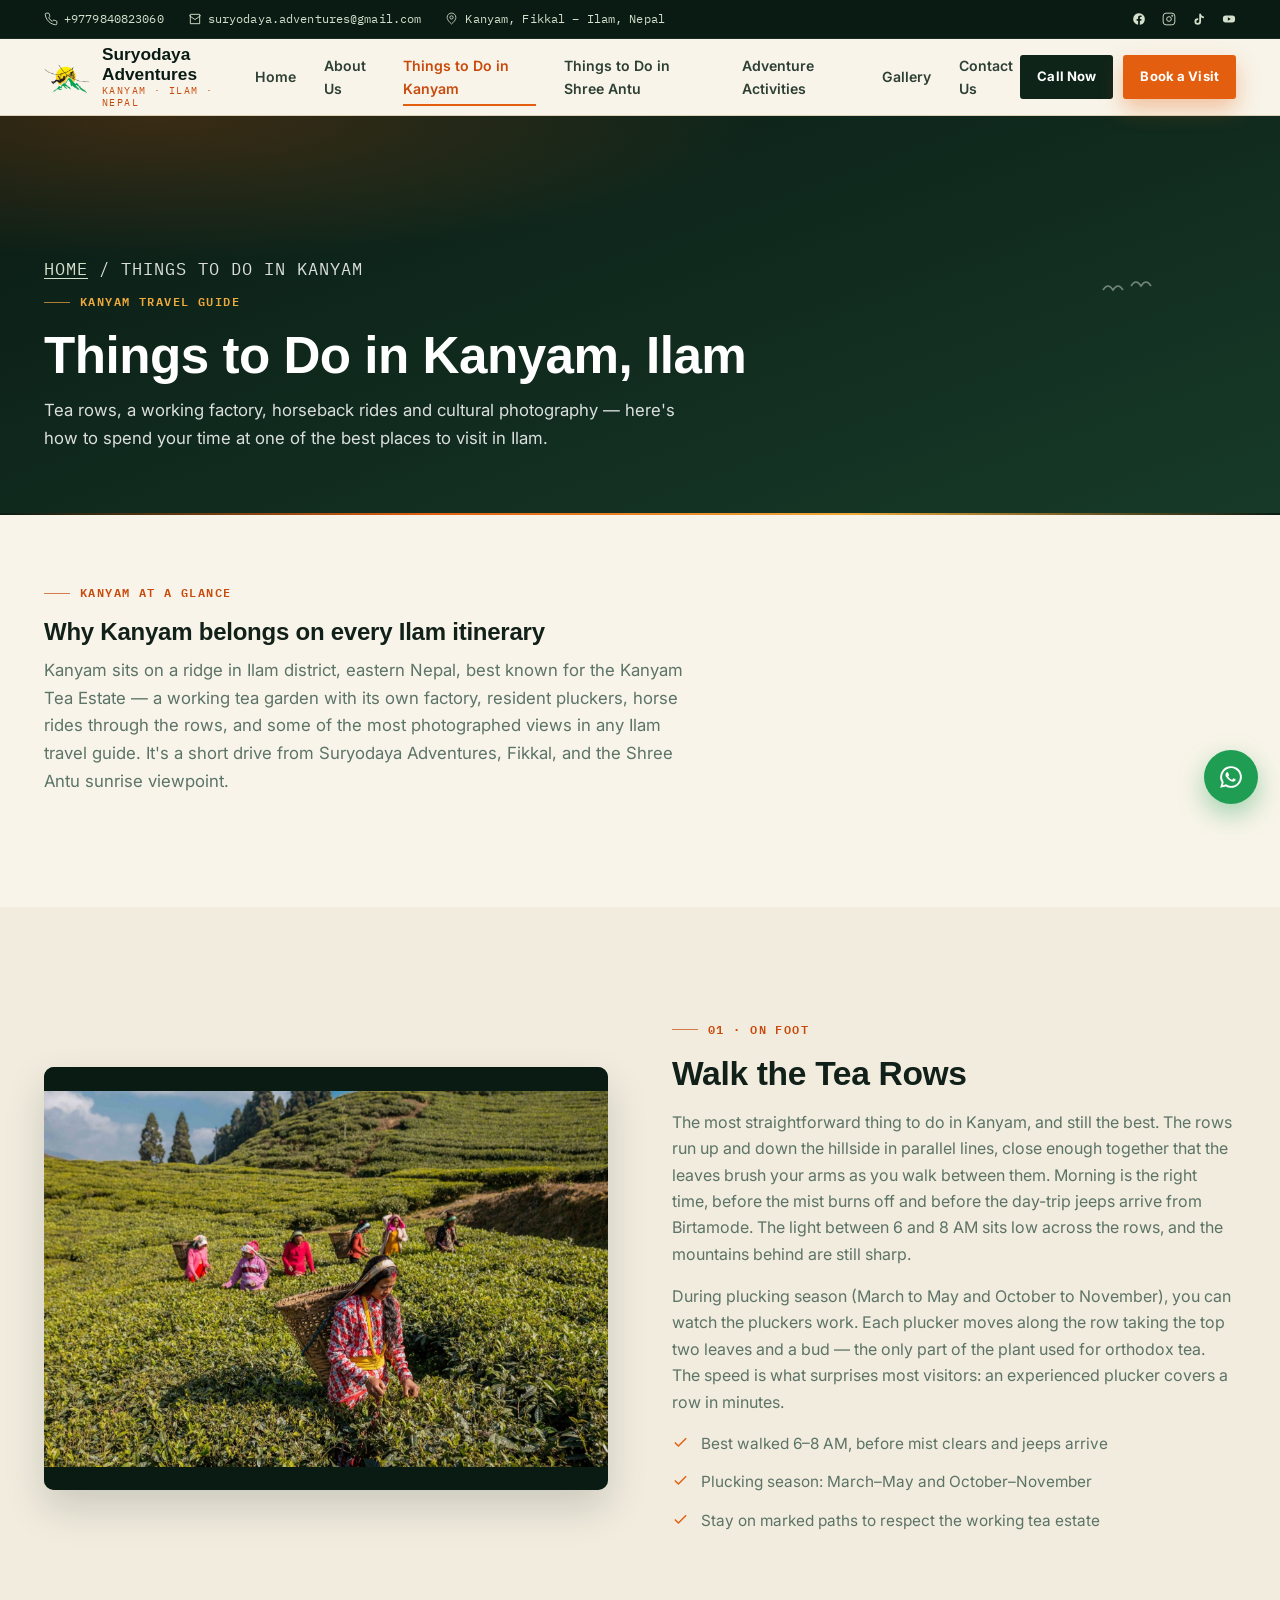
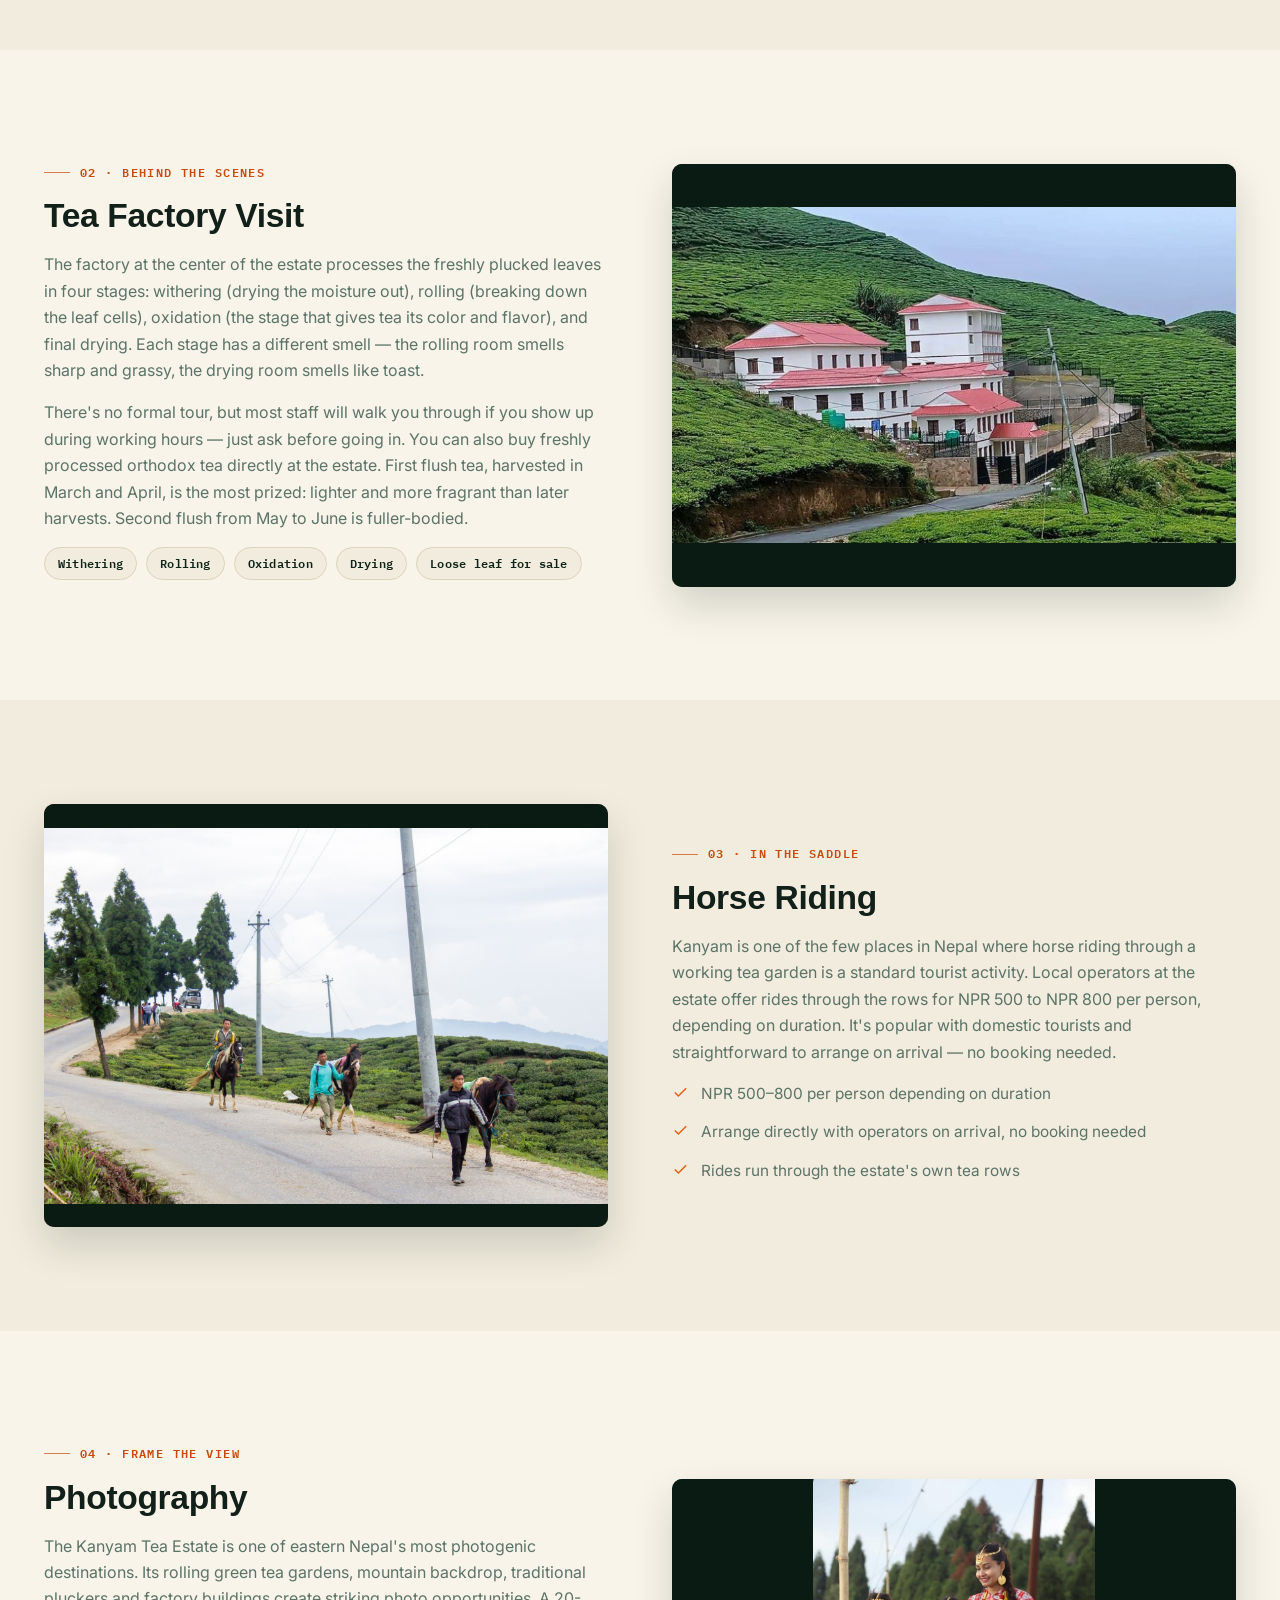
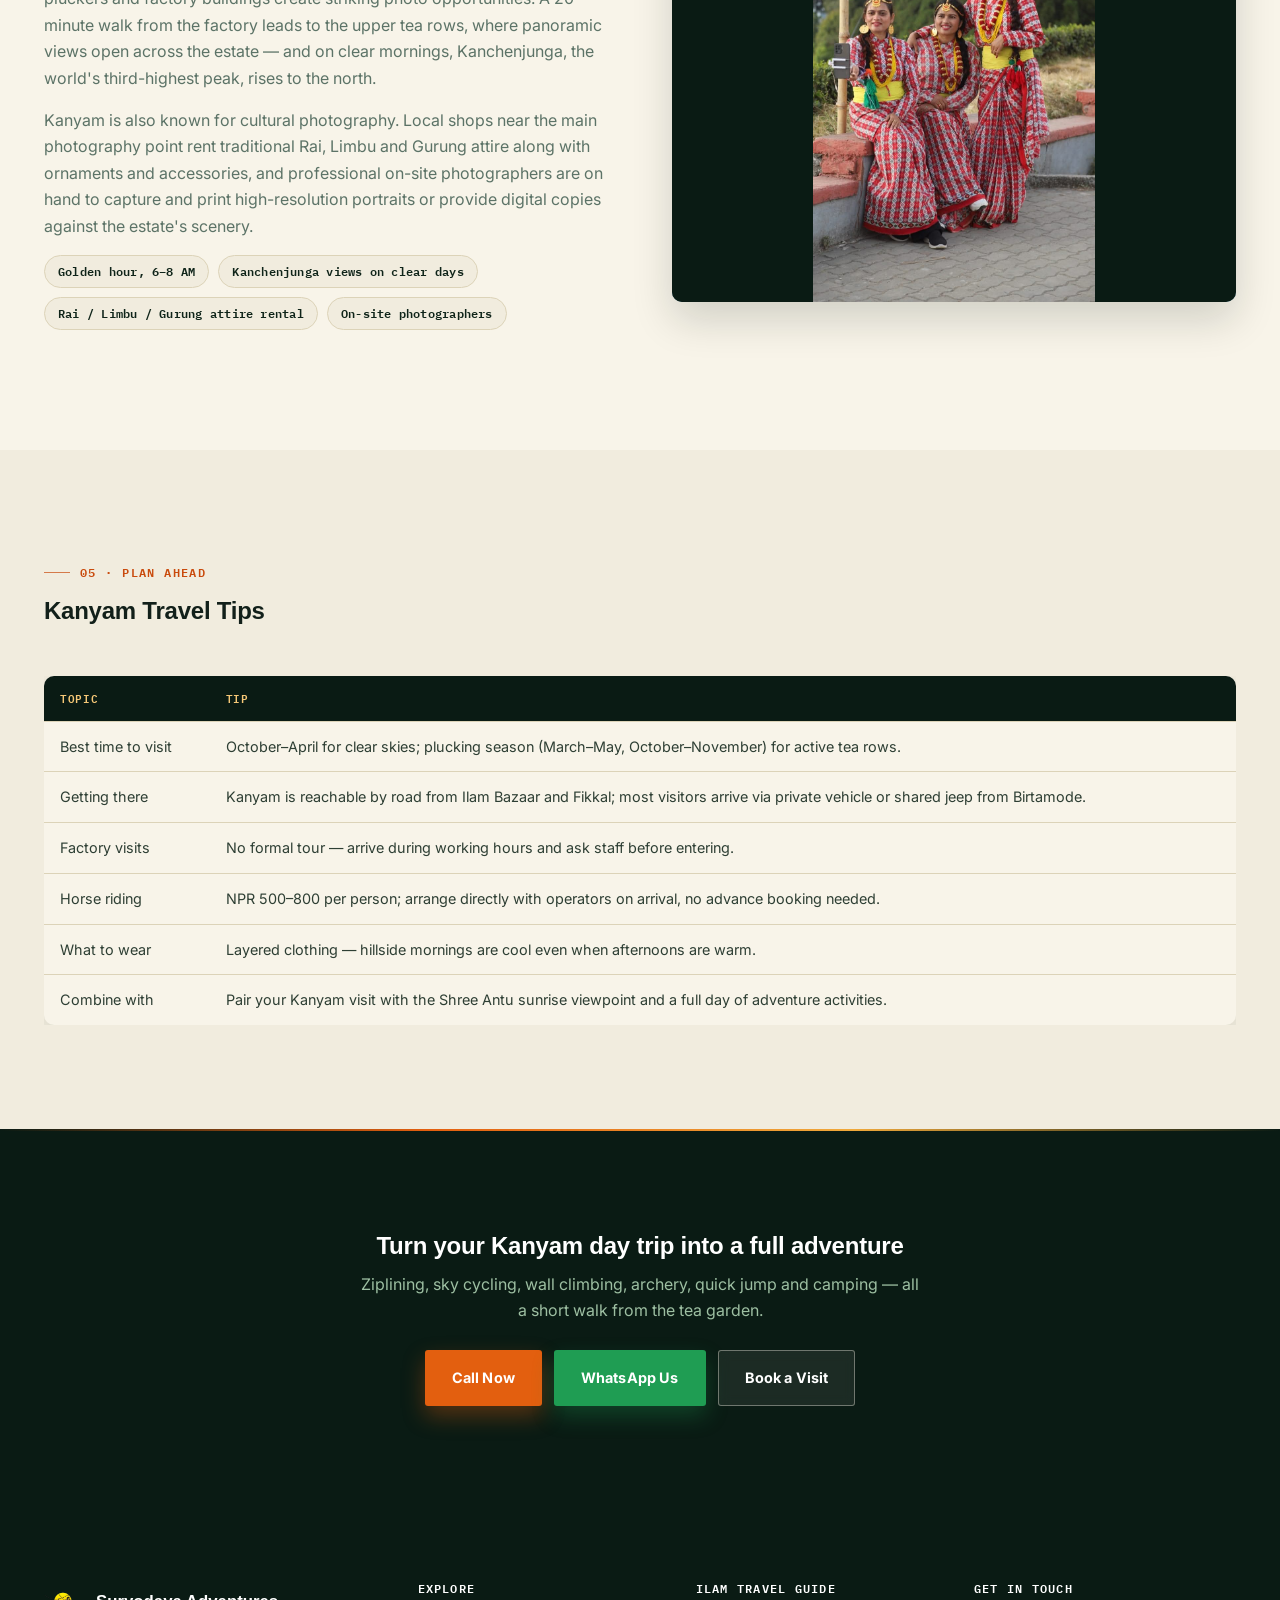
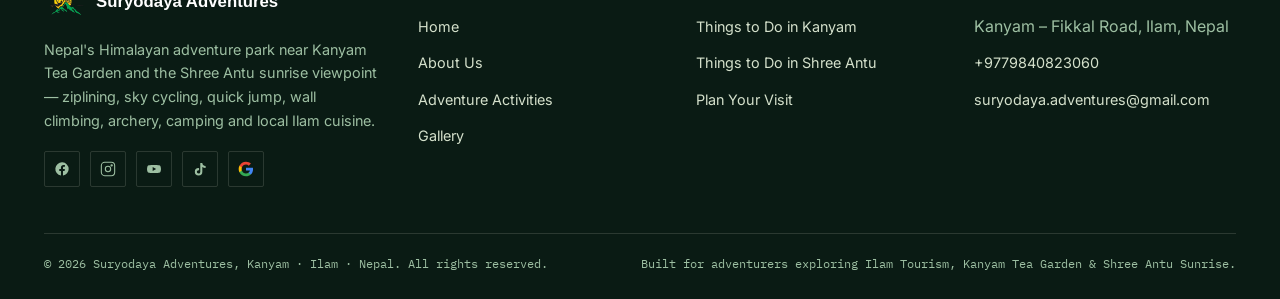
<file: kanyam.html>
<!DOCTYPE html>
<html lang="en">
<head>
<meta charset="UTF-8">
<meta name="viewport" content="width=device-width, initial-scale=1.0">
<title>Things to Do in Kanyam | Kanyam Tea Garden Guide — Suryodaya Adventures</title>
<meta name="description" content="The complete guide to things to do in Kanyam: tea row walks, factory visits, horse riding and photography spots at the Kanyam Tea Garden, Ilam.">
<meta name="keywords" content="Kanyam, Things to do in Kanyam, Kanyam Tea Garden, Ilam Tourism, Ilam Travel Guide, Best Places to Visit in Ilam">
<link rel="canonical" href="https://www.suryodayaadventures.com/kanyam.html">
<meta property="og:type" content="article">
<meta property="og:title" content="Things to Do in Kanyam | Kanyam Tea Garden Guide">
<meta property="og:description" content="Tea row walks, factory visits, horse riding and photography — everything to do in Kanyam, Ilam.">
<meta name="theme-color" content="#0A1B14">
<link rel="icon" type="image/png" sizes="32x32" href="Logo.png">
<link rel="icon" type="image/png" sizes="16x16" href="Logo.png">
<link rel="apple-touch-icon" href="Logo.png">
<link rel="stylesheet" href="style.css">
<script type="application/ld+json">
{
  "@context": "https://schema.org",
  "@type": "FAQPage",
  "mainEntity": [
    {"@type":"Question","name":"What is Kanyam famous for?","acceptedAnswer":{"@type":"Answer","text":"Kanyam is famous for its sprawling tea gardens, an active tea factory, horse riding through the estate, and cultural photography, making it one of the most visited stops on any Ilam travel guide itinerary."}},
    {"@type":"Question","name":"How much time do I need for things to do in Kanyam?","acceptedAnswer":{"@type":"Answer","text":"Most visitors spend half a day walking the tea rows, visiting the factory and riding horses, and a full day if combining it with adventure activities at Suryodaya Adventures."}}
  ]
}
</script>
</head>
<body>
<div class="topbar">
  <div class="container">
    <div class="topbar-left">
      <a href="tel:+9779840823060"><svg viewBox="0 0 24 24" fill="none" stroke="currentColor" stroke-width="1.6"><path d="M22 16.92v3a2 2 0 0 1-2.18 2 19.79 19.79 0 0 1-8.63-3.07 19.5 19.5 0 0 1-6-6 19.79 19.79 0 0 1-3.07-8.67A2 2 0 0 1 4.11 2h3a2 2 0 0 1 2 1.72c.13.96.36 1.9.68 2.81a2 2 0 0 1-.45 2.11L8.09 9.91a16 16 0 0 0 6 6l1.27-1.27a2 2 0 0 1 2.11-.45c.91.32 1.85.55 2.81.68A2 2 0 0 1 22 16.92z"/></svg> +9779840823060</a>
      <a href="mailto:suryodaya.adventures@gmail.com"><svg viewBox="0 0 24 24" fill="none" stroke="currentColor" stroke-width="1.6"><path d="M4 4h16v16H4z"/><path d="m22 6-10 7L2 6"/></svg> suryodaya.adventures@gmail.com</a>
      <span><svg viewBox="0 0 24 24" fill="none" stroke="currentColor" stroke-width="1.6" style="width:13px;height:13px;vertical-align:-2px;"><path d="M20 10c0 6-8 12-8 12s-8-6-8-12a8 8 0 0 1 16 0Z"/><circle cx="12" cy="10" r="3"/></svg> Kanyam, Fikkal – Ilam, Nepal</span>
    </div>
    <div class="topbar-social">
      <a href="https://www.facebook.com/SZA.Ilam" aria-label="Facebook" target="_blank" rel="noopener"><svg viewBox="0 0 24 24" fill="currentColor"><path d="M22 12a10 10 0 1 0-11.6 9.9v-7H7.9V12h2.5V9.8c0-2.5 1.5-3.9 3.8-3.9 1.1 0 2.2.2 2.2.2v2.4h-1.3c-1.2 0-1.6.8-1.6 1.6V12h2.8l-.4 2.9h-2.4v7A10 10 0 0 0 22 12Z"/></svg></a>
      <a href="https://www.instagram.com/suryodaya_adventures/" aria-label="Instagram" target="_blank" rel="noopener"><svg viewBox="0 0 24 24" fill="none" stroke="currentColor" stroke-width="1.6"><rect x="2" y="2" width="20" height="20" rx="5"/><circle cx="12" cy="12" r="4"/><circle cx="17.5" cy="6.5" r="1"/></svg></a>
      <a href="https://www.tiktok.com/@suryodayaadventure" aria-label="TikTok" target="_blank" rel="noopener"><svg viewBox="0 0 24 24" fill="currentColor"><path d="M16.6 5.82c-.7-.77-1.13-1.77-1.13-2.87h-3.02v13.44a2.6 2.6 0 0 1-2.6 2.5 2.6 2.6 0 0 1-2.6-2.6 2.6 2.6 0 0 1 2.6-2.6c.27 0 .53.04.78.11V10.7a5.6 5.6 0 0 0-.78-.05A5.63 5.63 0 0 0 4.24 16.3a5.63 5.63 0 0 0 5.63 5.63 5.63 5.63 0 0 0 5.63-5.63V9.02a8.44 8.44 0 0 0 4.93 1.58V7.58a5.6 5.6 0 0 1-3.83-1.76Z"/></svg></a>
      <a href="https://www.youtube.com/@suryodaya.adventures" aria-label="YouTube" target="_blank" rel="noopener"><svg viewBox="0 0 24 24" fill="currentColor"><path d="M22 8.6a3 3 0 0 0-2.1-2.1C18.1 6 12 6 12 6s-6.1 0-7.9.5A3 3 0 0 0 2 8.6 31 31 0 0 0 1.5 12a31 31 0 0 0 .5 3.4 3 3 0 0 0 2.1 2.1C6 18 12 18 12 18s6.1 0 7.9-.5a3 3 0 0 0 2.1-2.1 31 31 0 0 0 .5-3.4 31 31 0 0 0-.5-3.4ZM10 15V9l5.2 3-5.2 3Z"/></svg></a>
    </div>
  </div>
</div>
<header class="nav">
  <div class="container">
    <a href="index.html" class="brand">
      <img src="Logo.png" alt="Suryodaya Adventures Logo" class="brand-logo">
      <span class="brand-text"><strong>Suryodaya Adventures</strong><span>Kanyam · Ilam · Nepal</span></span>
    </a>
    <nav class="nav-links" id="nav-links">
      <a href="index.html">Home</a>
      <a href="about.html">About Us</a>
      <a href="kanyam.html" class="active">Things to Do in Kanyam</a>
      <a href="shree-antu.html">Things to Do in Shree Antu</a>
      <a href="activities.html">Adventure Activities</a>
      <a href="gallery.html">Gallery</a>
      <a href="contact.html">Contact Us</a>
    </nav>
    <div class="nav-cta">
      <a href="tel:+9779840823060" class="btn btn-dark btn-sm">Call Now</a>
      <a href="contact.html#booking-form" class="btn btn-primary btn-sm">Book a Visit</a>
    </div>
    <button class="nav-toggle" id="nav-toggle" aria-label="Toggle menu" aria-expanded="false"><span></span><span></span><span></span></button>
  </div>
</header>
<section class="page-hero">
  <div class="container">
    <svg class="hero-birds" width="60" height="20" viewBox="0 0 60 20" fill="none" stroke="#fff" stroke-width="1.6" aria-hidden="true">
      <path d="M2 10 Q7 2 12 10 Q17 2 22 10"/><path d="M30 6 Q35 -2 40 6 Q45 -2 50 6"/>
    </svg>
    <p class="breadcrumb"><a href="index.html">Home</a> / Things to Do in Kanyam</p>
    <span class="eyebrow">Kanyam Travel Guide</span>
    <h1>Things to Do in Kanyam, Ilam</h1>
    <p>Tea rows, a working factory, horseback rides and cultural photography — here's how to spend your time at one of the best places to visit in Ilam.</p>
  </div>
</section>

<section class="section section--tight section--paper">
  <div class="container">
    <div class="section-head reveal">
      <span class="eyebrow">Kanyam at a Glance</span>
      <h2>Why Kanyam belongs on every Ilam itinerary</h2>
      <p>Kanyam sits on a ridge in Ilam district, eastern Nepal, best known for the Kanyam Tea Estate — a working tea garden with its own factory, resident pluckers, horse rides through the rows, and some of the most photographed views in any Ilam travel guide. It's a short drive from Suryodaya Adventures, Fikkal, and the Shree Antu sunrise viewpoint.</p>
    </div>
  </div>
</section>

<!-- Walk the Tea Rows -->
<section class="section section--paper-alt" id="tea-rows">
  <div class="container">
    <div class="split reveal">
      <div class="split-media tone-tea">
        <img src="Image/Kanyam_Walking.jpg" alt="Walking between the tea rows at Kanyam Tea Estate" style="width:100%;height:100%;object-fit:contain;background:var(--pine-950);">
      </div>
      <div>
        <span class="eyebrow">01 · On Foot</span>
        <h2>Walk the Tea Rows</h2>
        <p>The most straightforward thing to do in Kanyam, and still the best. The rows run up and down the hillside in parallel lines, close enough together that the leaves brush your arms as you walk between them. Morning is the right time, before the mist burns off and before the day-trip jeeps arrive from Birtamode. The light between 6 and 8 AM sits low across the rows, and the mountains behind are still sharp.</p>
        <p>During plucking season (March to May and October to November), you can watch the pluckers work. Each plucker moves along the row taking the top two leaves and a bud — the only part of the plant used for orthodox tea. The speed is what surprises most visitors: an experienced plucker covers a row in minutes.</p>
        <ul class="tick-list">
          <li><svg viewBox="0 0 24 24" fill="none" stroke="currentColor" stroke-width="2"><path d="M20 6 9 17l-5-5"/></svg> Best walked 6–8 AM, before mist clears and jeeps arrive</li>
          <li><svg viewBox="0 0 24 24" fill="none" stroke="currentColor" stroke-width="2"><path d="M20 6 9 17l-5-5"/></svg> Plucking season: March–May and October–November</li>
          <li><svg viewBox="0 0 24 24" fill="none" stroke="currentColor" stroke-width="2"><path d="M20 6 9 17l-5-5"/></svg> Stay on marked paths to respect the working tea estate</li>
        </ul>
      </div>
    </div>
  </div>
</section>

<!-- Tea Factory Visit -->
<section class="section section--paper" id="tea-factory">
  <div class="container">
    <div class="split reveal">
      <div>
        <span class="eyebrow">02 · Behind the Scenes</span>
        <h2>Tea Factory Visit</h2>
        <p>The factory at the center of the estate processes the freshly plucked leaves in four stages: withering (drying the moisture out), rolling (breaking down the leaf cells), oxidation (the stage that gives tea its color and flavor), and final drying. Each stage has a different smell — the rolling room smells sharp and grassy, the drying room smells like toast.</p>
        <p>There's no formal tour, but most staff will walk you through if you show up during working hours — just ask before going in. You can also buy freshly processed orthodox tea directly at the estate. First flush tea, harvested in March and April, is the most prized: lighter and more fragrant than later harvests. Second flush from May to June is fuller-bodied.</p>
        <div class="pill-row">
          <span class="pill">Withering</span>
          <span class="pill">Rolling</span>
          <span class="pill">Oxidation</span>
          <span class="pill">Drying</span>
          <span class="pill">Loose leaf for sale</span>
        </div>
      </div>
      <div class="split-media tone-forest">
        <img src="Image/Kanyam_Factory.jpg" alt="Inside the Kanyam tea factory processing freshly plucked leaves" style="width:100%;height:100%;object-fit:contain;background:var(--pine-950);">
      </div>
    </div>
  </div>
</section>

<!-- Horse Riding -->
<section class="section section--paper-alt" id="horse-riding">
  <div class="container">
    <div class="split reveal">
      <div class="split-media tone-camp">
        <img src="Image/Kanyam_HorseRiding.jpg" alt="Horse riding through the tea rows at Kanyam" style="width:100%;height:100%;object-fit:contain;background:var(--pine-950);">
      </div>
      <div>
        <span class="eyebrow">03 · In the Saddle</span>
        <h2>Horse Riding</h2>
        <p>Kanyam is one of the few places in Nepal where horse riding through a working tea garden is a standard tourist activity. Local operators at the estate offer rides through the rows for NPR 500 to NPR 800 per person, depending on duration. It's popular with domestic tourists and straightforward to arrange on arrival — no booking needed.</p>
        <ul class="tick-list">
          <li><svg viewBox="0 0 24 24" fill="none" stroke="currentColor" stroke-width="2"><path d="M20 6 9 17l-5-5"/></svg> NPR 500–800 per person depending on duration</li>
          <li><svg viewBox="0 0 24 24" fill="none" stroke="currentColor" stroke-width="2"><path d="M20 6 9 17l-5-5"/></svg> Arrange directly with operators on arrival, no booking needed</li>
          <li><svg viewBox="0 0 24 24" fill="none" stroke="currentColor" stroke-width="2"><path d="M20 6 9 17l-5-5"/></svg> Rides run through the estate's own tea rows</li>
        </ul>
      </div>
    </div>
  </div>
</section>

<!-- Photography -->
<section class="section section--paper" id="photography">
  <div class="container">
    <div class="split reveal">
      <div>
        <span class="eyebrow">04 · Frame the View</span>
        <h2>Photography</h2>
        <p>The Kanyam Tea Estate is one of eastern Nepal's most photogenic destinations. Its rolling green tea gardens, mountain backdrop, traditional pluckers and factory buildings create striking photo opportunities. A 20-minute walk from the factory leads to the upper tea rows, where panoramic views open across the estate — and on clear mornings, Kanchenjunga, the world's third-highest peak, rises to the north.</p>
        <p>Kanyam is also known for cultural photography. Local shops near the main photography point rent traditional Rai, Limbu and Gurung attire along with ornaments and accessories, and professional on-site photographers are on hand to capture and print high-resolution portraits or provide digital copies against the estate's scenery.</p>
        <div class="pill-row">
          <span class="pill">Golden hour, 6–8 AM</span>
          <span class="pill">Kanchenjunga views on clear days</span>
          <span class="pill">Rai / Limbu / Gurung attire rental</span>
          <span class="pill">On-site photographers</span>
        </div>
      </div>
      <div class="split-media tone-sky">
        <img src="Image/Kanyam_Photography.jpeg" alt="Cultural photography at Kanyam with traditional attire and tea garden backdrop" style="width:100%;height:100%;object-fit:contain;background:var(--pine-950);">
      </div>
    </div>
  </div>
</section>

<!-- Travel Tips -->
<section class="section section--paper-alt" id="travel-tips">
  <div class="container">
    <div class="section-head reveal">
      <span class="eyebrow">05 · Plan Ahead</span>
      <h2>Kanyam Travel Tips</h2>
    </div>
    <div class="table-wrap reveal">
      <table class="info-table">
        <thead><tr><th>Topic</th><th>Tip</th></tr></thead>
        <tbody>
          <tr><td>Best time to visit</td><td>October–April for clear skies; plucking season (March–May, October–November) for active tea rows.</td></tr>
          <tr><td>Getting there</td><td>Kanyam is reachable by road from Ilam Bazaar and Fikkal; most visitors arrive via private vehicle or shared jeep from Birtamode.</td></tr>
          <tr><td>Factory visits</td><td>No formal tour — arrive during working hours and ask staff before entering.</td></tr>
          <tr><td>Horse riding</td><td>NPR 500–800 per person; arrange directly with operators on arrival, no advance booking needed.</td></tr>
          <tr><td>What to wear</td><td>Layered clothing — hillside mornings are cool even when afternoons are warm.</td></tr>
          <tr><td>Combine with</td><td>Pair your Kanyam visit with the Shree Antu sunrise viewpoint and a full day of adventure activities.</td></tr>
        </tbody>
      </table>
    </div>
  </div>
</section>

<section class="section cta-band">
  <div class="container text-center reveal">
    <h2 style="color:#fff;">Turn your Kanyam day trip into a full adventure</h2>
    <p style="color:var(--moss-300);max-width:560px;margin:0 auto 26px;">Ziplining, sky cycling, wall climbing, archery, quick jump and camping — all a short walk from the tea garden.</p>
    <div class="cta-row" style="justify-content:center;">
      <a href="tel:+9779840823060" class="btn btn-primary">Call Now</a>
      <a href="https://wa.me/9779840823060" target="_blank" rel="noopener" class="btn btn-whatsapp">WhatsApp Us</a>
      <a href="contact.html#booking-form" class="btn btn-ghost">Book a Visit</a>
    </div>
  </div>
</section>
<footer class="footer">
  <div class="container">
    <div class="footer-grid">
      <div>
        <div class="footer-brand">
          <img src="Logo.png" alt="Suryodaya Adventures Logo" class="brand-logo" style="width:40px;height:40px;">
          <strong>Suryodaya Adventures</strong>
        </div>
        <p>Nepal's Himalayan adventure park near Kanyam Tea Garden and the Shree Antu sunrise viewpoint — ziplining, sky cycling, quick jump, wall climbing, archery, camping and local Ilam cuisine.</p>
        <div class="footer-social">
          <a href="https://www.facebook.com/SZA.Ilam" target="_blank" rel="noopener" aria-label="Facebook"><svg viewBox="0 0 24 24" fill="currentColor"><path d="M22 12a10 10 0 1 0-11.6 9.9v-7H7.9V12h2.5V9.8c0-2.5 1.5-3.9 3.8-3.9 1.1 0 2.2.2 2.2.2v2.4h-1.3c-1.2 0-1.6.8-1.6 1.6V12h2.8l-.4 2.9h-2.4v7A10 10 0 0 0 22 12Z"/></svg></a>
          <a href="https://www.instagram.com/suryodaya_adventures/" target="_blank" rel="noopener" aria-label="Instagram"><svg viewBox="0 0 24 24" fill="none" stroke="currentColor" stroke-width="1.6"><rect x="2" y="2" width="20" height="20" rx="5"/><circle cx="12" cy="12" r="4"/><circle cx="17.5" cy="6.5" r="1"/></svg></a>
          <a href="https://www.youtube.com/@suryodaya.adventures" target="_blank" rel="noopener" aria-label="YouTube"><svg viewBox="0 0 24 24" fill="currentColor"><path d="M22 8.6a3 3 0 0 0-2.1-2.1C18.1 6 12 6 12 6s-6.1 0-7.9.5A3 3 0 0 0 2 8.6 31 31 0 0 0 1.5 12a31 31 0 0 0 .5 3.4 3 3 0 0 0 2.1 2.1C6 18 12 18 12 18s6.1 0 7.9-.5a3 3 0 0 0 2.1-2.1 31 31 0 0 0 .5-3.4 31 31 0 0 0-.5-3.4ZM10 15V9l5.2 3-5.2 3Z"/></svg></a>
          <a href="https://www.tiktok.com/@suryodayaadventure" target="_blank" rel="noopener" aria-label="TikTok"><svg viewBox="0 0 24 24" fill="currentColor"><path d="M16.6 5.82c-.7-.77-1.13-1.77-1.13-2.87h-3.02v13.44a2.6 2.6 0 0 1-2.6 2.5 2.6 2.6 0 0 1-2.6-2.6 2.6 2.6 0 0 1 2.6-2.6c.27 0 .53.04.78.11V10.7a5.6 5.6 0 0 0-.78-.05A5.63 5.63 0 0 0 4.24 16.3a5.63 5.63 0 0 0 5.63 5.63 5.63 5.63 0 0 0 5.63-5.63V9.02a8.44 8.44 0 0 0 4.93 1.58V7.58a5.6 5.6 0 0 1-3.83-1.76Z"/></svg></a>
          <a href="https://maps.app.goo.gl/yzUekhzRrkxqk5xPA" target="_blank" rel="noopener" aria-label="Read Google Reviews"><svg viewBox="0 0 24 24" width="20" height="20"><path d="M22.56 12.25c0-.78-.07-1.53-.2-2.25H12v4.26h5.92c-.26 1.37-1.04 2.53-2.21 3.31v2.77h3.57c2.08-1.92 3.28-4.74 3.28-8.09z" fill="#4285F4"/><path d="M12 23c2.97 0 5.46-.98 7.28-2.66l-3.57-2.77c-.98.66-2.23 1.06-3.71 1.06-2.86 0-5.29-1.93-6.16-4.53H2.18v2.84C3.99 20.53 7.7 23 12 23z" fill="#34A853"/><path d="M5.84 14.09c-.22-.66-.35-1.36-.35-2.09s.13-1.43.35-2.09V7.06H2.18C1.43 8.55 1 10.22 1 12s.43 3.45 1.18 4.94l2.85-2.22.81-.63z" fill="#FBBC05"/><path d="M12 5.38c1.62 0 3.06.56 4.21 1.64l3.15-3.15C17.45 2.09 14.97 1 12 1 7.7 1 3.99 3.47 2.18 7.06l3.66 2.84c.87-2.6 3.3-4.52 6.16-4.52z" fill="#EA4335"/></svg></a>
        </div>
      </div>
      <div>
        <h4>Explore</h4>
        <ul class="footer-links">
          <li><a href="index.html">Home</a></li>
          <li><a href="about.html">About Us</a></li>
          <li><a href="activities.html">Adventure Activities</a></li>
          <li><a href="gallery.html">Gallery</a></li>
        </ul>
      </div>
      <div>
        <h4>Ilam Travel Guide</h4>
        <ul class="footer-links">
          <li><a href="kanyam.html">Things to Do in Kanyam</a></li>
          <li><a href="shree-antu.html">Things to Do in Shree Antu</a></li>
          <li><a href="contact.html#booking-form">Plan Your Visit</a></li>
        </ul>
      </div>
      <div>
        <h4>Get in Touch</h4>
        <ul class="footer-links">
          <li>Kanyam – Fikkal Road, Ilam, Nepal</li>
          <li><a href="tel:+9779840823060">+9779840823060</a></li>
          <li><a href="mailto:suryodaya.adventures@gmail.com">suryodaya.adventures@gmail.com</a></li>
        </ul>
      </div>
    </div>
    <div class="footer-bottom">
      <span>© <span id="year"></span> Suryodaya Adventures, Kanyam · Ilam · Nepal. All rights reserved.</span>
      <span>Built for adventurers exploring Ilam Tourism, Kanyam Tea Garden &amp; Shree Antu Sunrise.</span>
    </div>
  </div>
</footer>

<a href="https://wa.me/9779840823060" target="_blank" rel="noopener" class="float-whatsapp" aria-label="Chat on WhatsApp">
  <svg viewBox="0 0 24 24" fill="currentColor"><path d="M12 2a10 10 0 0 0-8.6 15.1L2 22l5.1-1.3A10 10 0 1 0 12 2Zm0 18.2a8.2 8.2 0 0 1-4.2-1.2l-.3-.2-3 .8.8-2.9-.2-.3A8.2 8.2 0 1 1 12 20.2Zm4.5-6.1c-.2-.1-1.5-.7-1.7-.8-.2-.1-.4-.1-.6.1-.2.2-.7.8-.8 1-.1.1-.3.2-.5.1-.2-.1-1-.4-2-1.2-.7-.6-1.2-1.4-1.4-1.6-.1-.2 0-.4.1-.5.1-.1.2-.3.4-.4.1-.1.2-.2.2-.4.1-.1 0-.3 0-.4-.1-.1-.6-1.4-.8-1.9-.2-.5-.4-.4-.6-.4h-.5c-.2 0-.4.1-.6.3-.2.2-.8.8-.8 1.9s.8 2.2.9 2.4c.1.1 1.6 2.5 3.9 3.4.5.2 1 .4 1.3.5.5.2 1 .1 1.4.1.4-.1 1.5-.6 1.7-1.2.2-.6.2-1.1.1-1.2-.1-.1-.2-.2-.4-.3Z"/></svg>
</a>

<div class="mobile-call-bar">
  <a href="tel:+9779840823060" class="btn btn-dark btn-sm">Call Now</a>
  <a href="https://wa.me/9779840823060" target="_blank" rel="noopener" class="btn btn-whatsapp btn-sm">WhatsApp</a>
  <a href="contact.html#booking-form" class="btn btn-primary btn-sm">Book Visit</a>
</div>
<script src="script.js"></script>
</body>
</html>
</file>
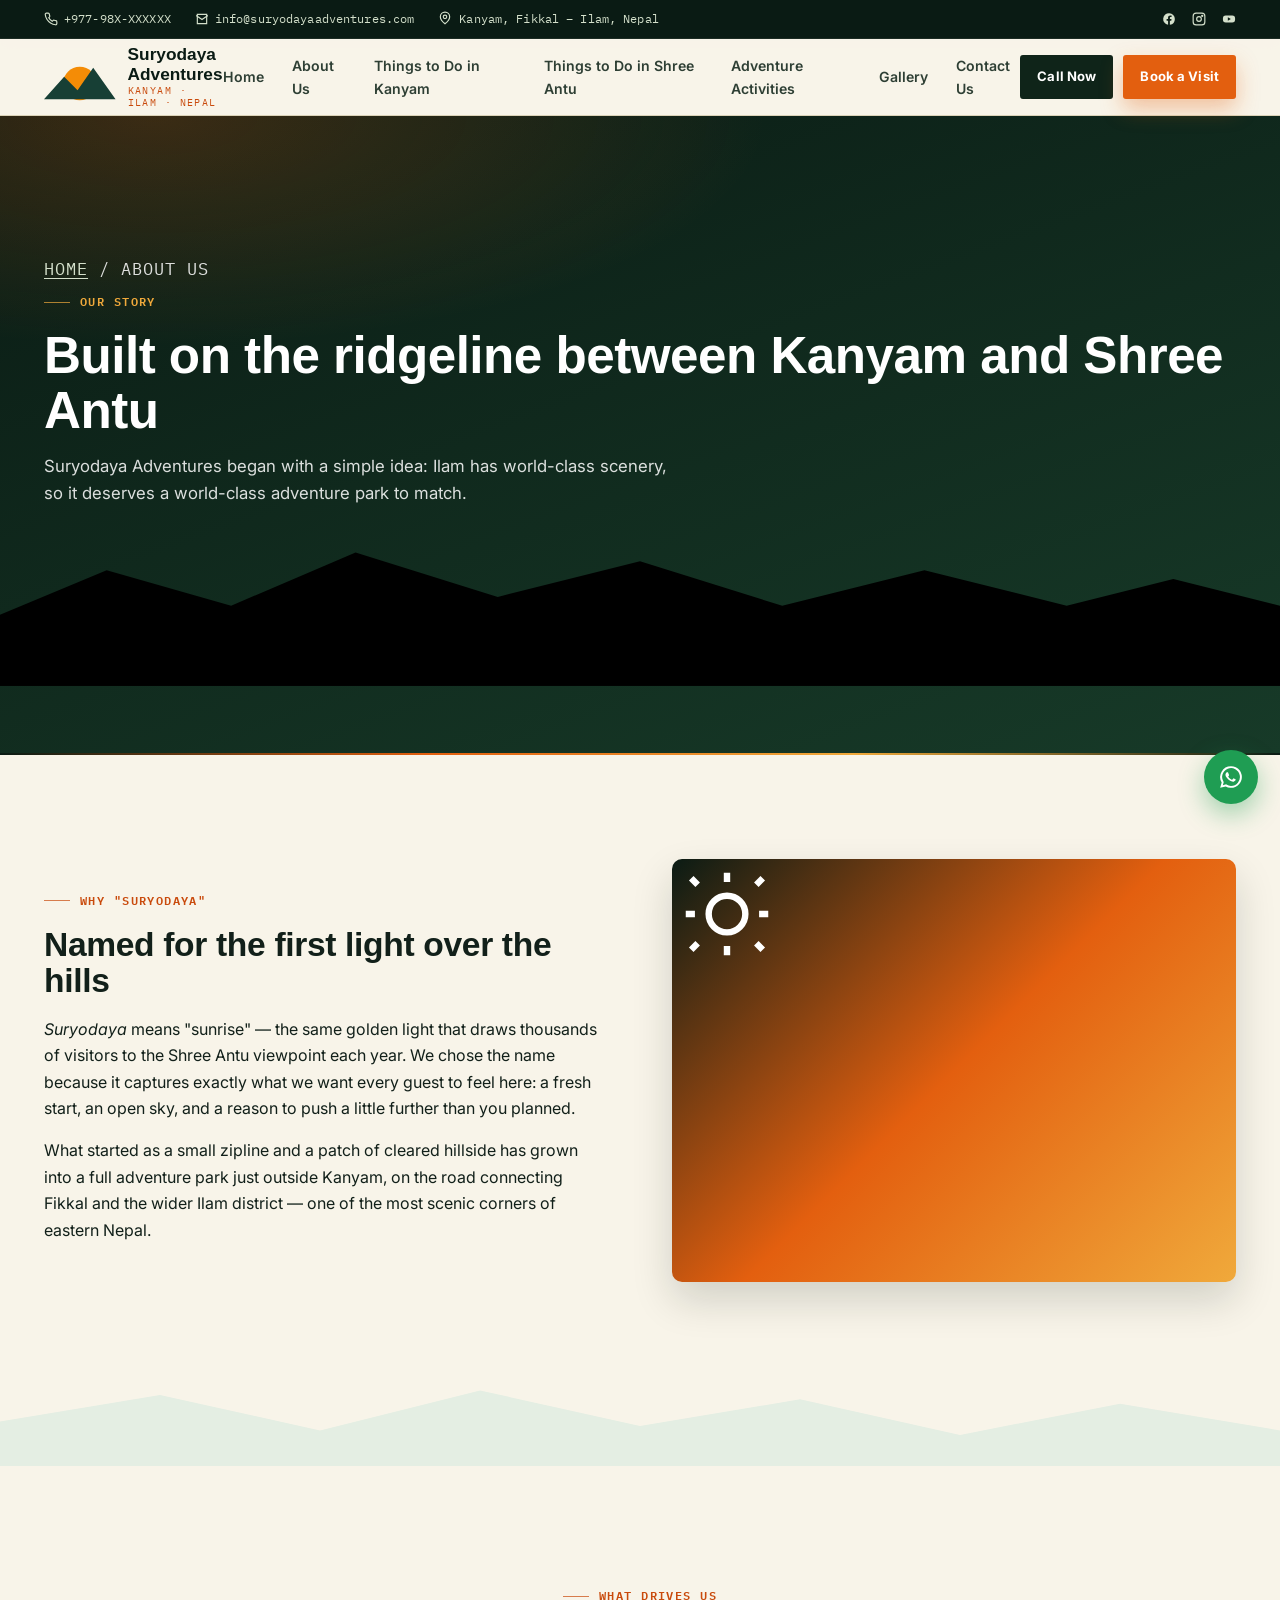
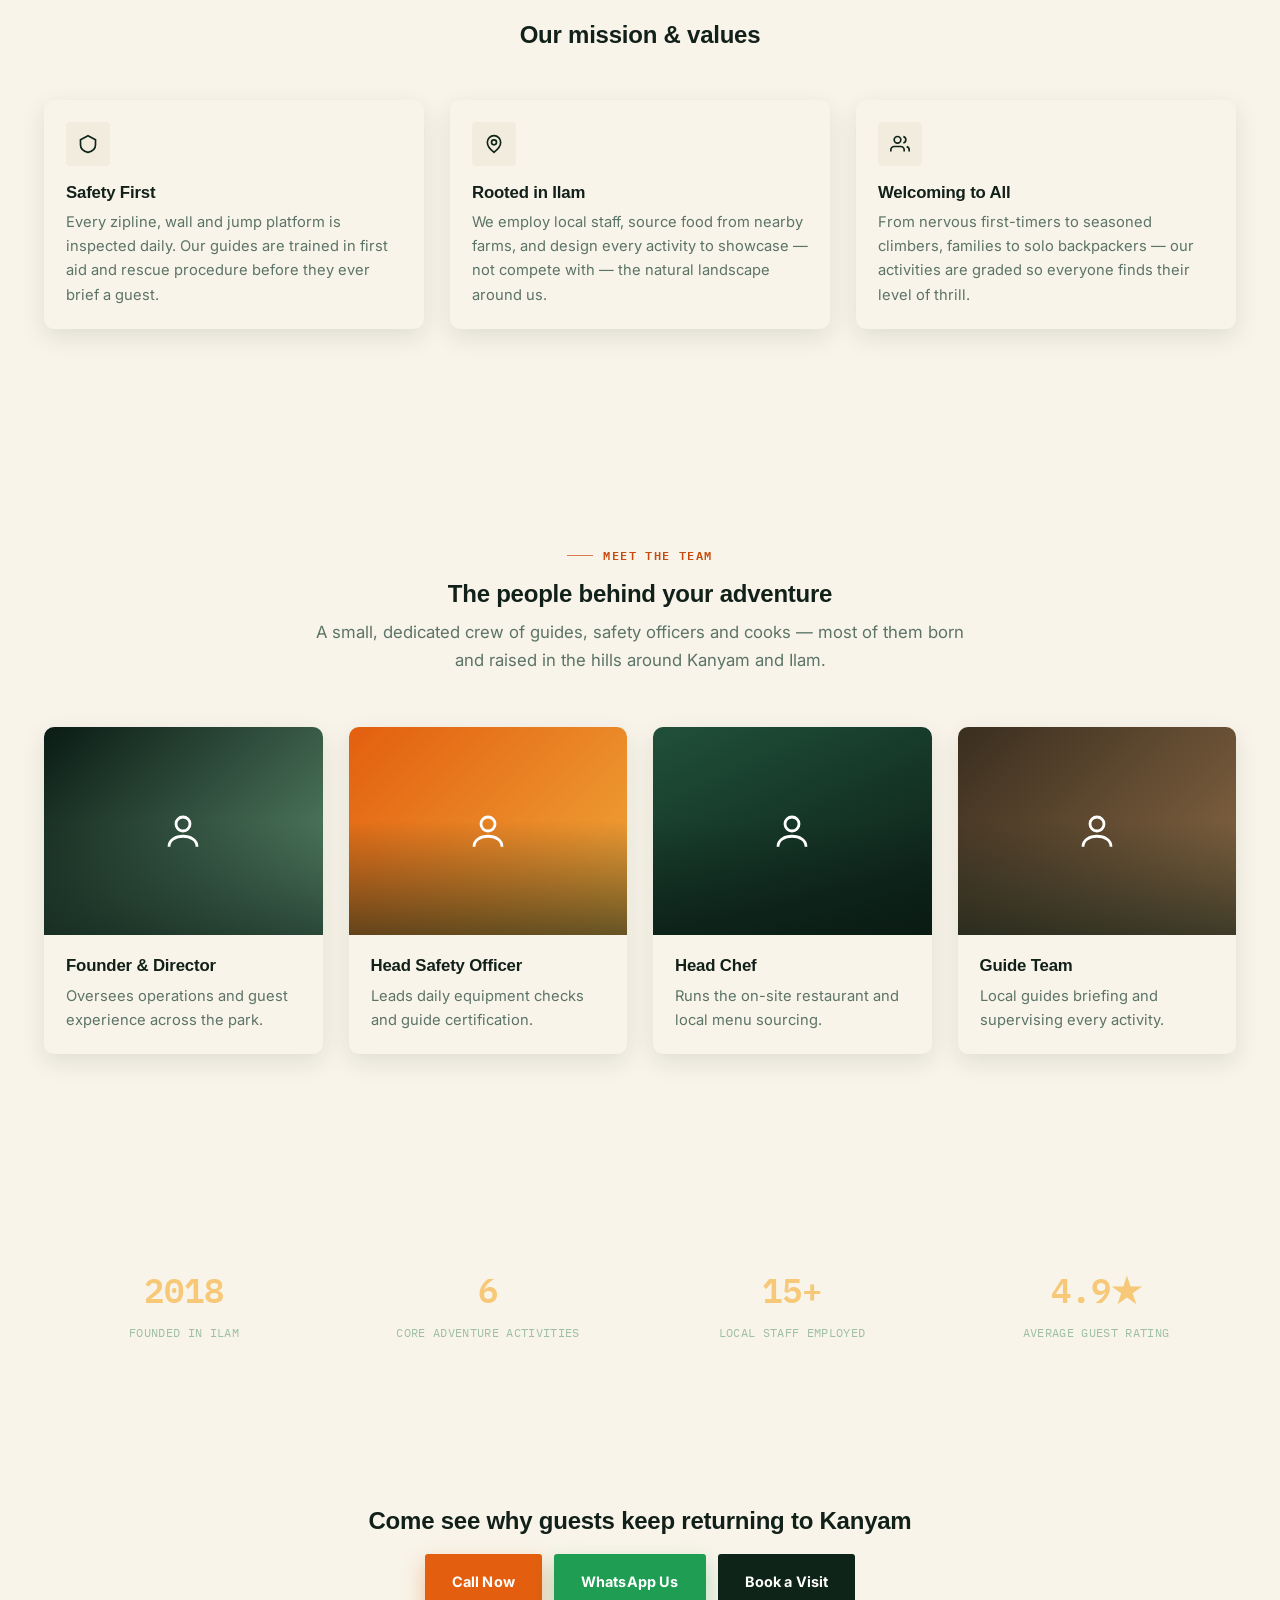
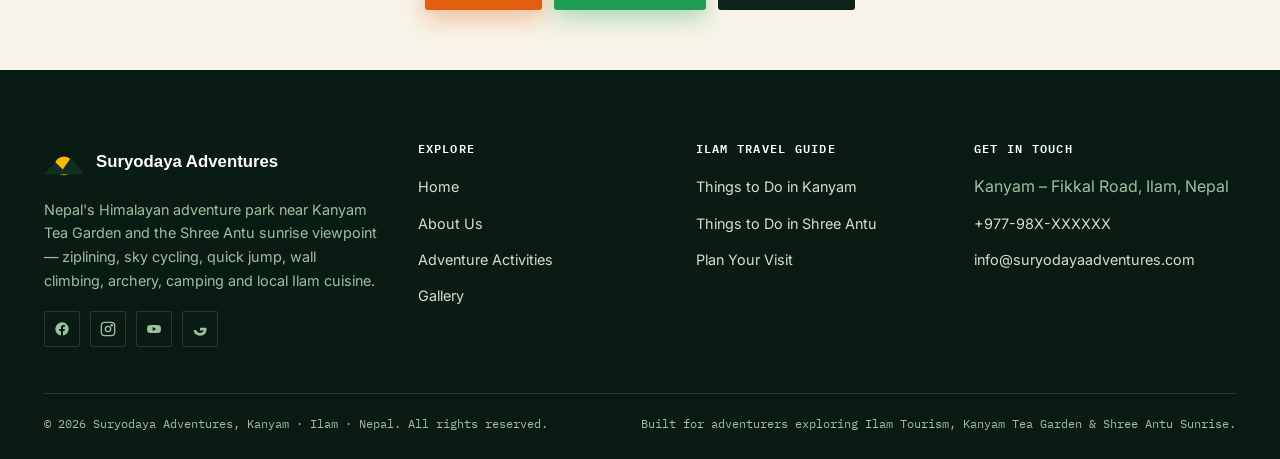
<file: sa_page_about.html>
<!DOCTYPE html>
<html lang="en">
<head>
<meta charset="UTF-8">
<meta name="viewport" content="width=device-width, initial-scale=1.0">
<title>About Us | Suryodaya Adventures — Kanyam, Ilam Tourism</title>
<meta name="description" content="Learn the story behind Suryodaya Adventures, the adventure park near Kanyam Tea Garden and Shree Antu built to showcase the best places to visit in Ilam.">
<meta name="keywords" content="Ilam Tourism, Ilam Travel Guide, Best Places to Visit in Ilam, Kanyam, Shree Antu, Adventure Activities in Ilam">
<link rel="canonical" href="https://www.suryodayaadventures.com/about.html">
<meta property="og:type" content="website">
<meta property="og:title" content="About Suryodaya Adventures | Kanyam, Ilam">
<meta property="og:description" content="The story, mission and team behind Ilam's favourite adventure park near Kanyam and Shree Antu.">
<meta name="theme-color" content="#173F35">
<link rel="icon" href="data:image/svg+xml,%3Csvg xmlns='http://www.w3.org/2000/svg' viewBox='0 0 64 64'%3E%3Ccircle cx='32' cy='40' r='16' fill='%23F48C06'/%3E%3Cpath d='M0 52 L20 30 L32 44 L44 26 L64 52 Z' fill='%23173F35'/%3E%3C/svg%3E">
<link rel="stylesheet" href="style.css">
</head>
<body>

<div class="topbar">
  <div class="container">
    <div class="topbar-left">
      <a href="tel:+97798XXXXXXXX"><svg viewBox="0 0 24 24" fill="none" stroke="currentColor" stroke-width="2"><path d="M22 16.92v3a2 2 0 0 1-2.18 2 19.79 19.79 0 0 1-8.63-3.07 19.5 19.5 0 0 1-6-6 19.79 19.79 0 0 1-3.07-8.67A2 2 0 0 1 4.11 2h3a2 2 0 0 1 2 1.72c.13.96.36 1.9.68 2.81a2 2 0 0 1-.45 2.11L8.09 9.91a16 16 0 0 0 6 6l1.27-1.27a2 2 0 0 1 2.11-.45c.91.32 1.85.55 2.81.68A2 2 0 0 1 22 16.92z"/></svg> +977-98X-XXXXXX</a>
      <a href="mailto:info@suryodayaadventures.com"><svg viewBox="0 0 24 24" fill="none" stroke="currentColor" stroke-width="2"><path d="M4 4h16v16H4z"/><path d="m22 6-10 7L2 6"/></svg> info@suryodayaadventures.com</a>
      <span><svg viewBox="0 0 24 24" fill="none" stroke="currentColor" stroke-width="2" style="width:14px;height:14px;vertical-align:-2px;"><path d="M20 10c0 6-8 12-8 12s-8-6-8-12a8 8 0 0 1 16 0Z"/><circle cx="12" cy="10" r="3"/></svg> Kanyam, Fikkal – Ilam, Nepal</span>
    </div>
    <div class="topbar-social">
      <a href="https://www.facebook.com/SZA.Ilam" aria-label="Facebook" target="_blank" rel="noopener"><svg viewBox="0 0 24 24" fill="currentColor"><path d="M22 12a10 10 0 1 0-11.6 9.9v-7H7.9V12h2.5V9.8c0-2.5 1.5-3.9 3.8-3.9 1.1 0 2.2.2 2.2.2v2.4h-1.3c-1.2 0-1.6.8-1.6 1.6V12h2.8l-.4 2.9h-2.4v7A10 10 0 0 0 22 12Z"/></svg></a>
      <a href="https://www.instagram.com/suryodaya_adventures/" aria-label="Instagram" target="_blank" rel="noopener"><svg viewBox="0 0 24 24" fill="none" stroke="currentColor" stroke-width="2"><rect x="2" y="2" width="20" height="20" rx="5"/><circle cx="12" cy="12" r="4"/><circle cx="17.5" cy="6.5" r="1"/></svg></a>
      <a href="https://www.youtube.com/@suryodaya.adventures" aria-label="YouTube" target="_blank" rel="noopener"><svg viewBox="0 0 24 24" fill="currentColor"><path d="M22 8.6a3 3 0 0 0-2.1-2.1C18.1 6 12 6 12 6s-6.1 0-7.9.5A3 3 0 0 0 2 8.6 31 31 0 0 0 1.5 12a31 31 0 0 0 .5 3.4 3 3 0 0 0 2.1 2.1C6 18 12 18 12 18s6.1 0 7.9-.5a3 3 0 0 0 2.1-2.1 31 31 0 0 0 .5-3.4 31 31 0 0 0-.5-3.4ZM10 15V9l5.2 3-5.2 3Z"/></svg></a>
    </div>
  </div>
</div>

<header class="nav">
  <div class="container">
    <a href="index.html" class="brand">
      <svg class="brand-mark" viewBox="0 0 64 64"><circle cx="32" cy="38" r="15" fill="#F48C06"/><path d="M0 52 L18 32 L30 44 L44 24 L64 52 Z" fill="#173F35"/></svg>
      <span class="brand-text"><strong>Suryodaya Adventures</strong><span>Kanyam · Ilam · Nepal</span></span>
    </a>
    <nav class="nav-links" id="nav-links">
      <a href="index.html">Home</a>
      <a href="about.html">About Us</a>
      <a href="kanyam.html">Things to Do in Kanyam</a>
      <a href="shree-antu.html">Things to Do in Shree Antu</a>
      <a href="activities.html">Adventure Activities</a>
      <a href="gallery.html">Gallery</a>
      <a href="contact.html">Contact Us</a>
    </nav>
    <div class="nav-cta">
      <a href="tel:+97798XXXXXXXX" class="btn btn-dark btn-sm">Call Now</a>
      <a href="contact.html" class="btn btn-primary btn-sm">Book a Visit</a>
    </div>
    <button class="nav-toggle" id="nav-toggle" aria-label="Toggle menu" aria-expanded="false"><span></span><span></span><span></span></button>
  </div>
</header>

<section class="page-hero">
  <div class="container">
    <p class="breadcrumb"><a href="index.html">Home</a> / About Us</p>
    <span class="eyebrow">Our Story</span>
    <h1>Built on the ridgeline between Kanyam and Shree Antu</h1>
    <p>Suryodaya Adventures began with a simple idea: Ilam has world-class scenery, so it deserves a world-class adventure park to match.</p>
  </div>
  <div class="hero-ridges" aria-hidden="true">
    <svg viewBox="0 0 1440 200" preserveAspectRatio="none"><path class="ridge-back" d="M0 120 L120 70 L260 110 L400 50 L560 100 L720 60 L880 110 L1040 70 L1200 110 L1320 80 L1440 110 L1440 200 L0 200 Z"/><path class="ridge-front" d="M0 160 L200 120 L380 160 L560 110 L740 155 L920 120 L1100 160 L1260 130 L1440 160 L1440 200 L0 200 Z"/></svg>
  </div>
</section>

<section class="section">
  <div class="container">
    <div class="split reveal">
      <div>
        <span class="eyebrow">Why "Suryodaya"</span>
        <h2>Named for the first light over the hills</h2>
        <p><em>Suryodaya</em> means "sunrise" — the same golden light that draws thousands of visitors to the Shree Antu viewpoint each year. We chose the name because it captures exactly what we want every guest to feel here: a fresh start, an open sky, and a reason to push a little further than you planned.</p>
        <p>What started as a small zipline and a patch of cleared hillside has grown into a full adventure park just outside Kanyam, on the road connecting Fikkal and the wider Ilam district — one of the most scenic corners of eastern Nepal.</p>
      </div>
      <div class="split-media tone-sunrise">
        <svg width="110" height="110" viewBox="0 0 24 24" fill="none" stroke="#fff" stroke-width="1.4"><circle cx="12" cy="12" r="4"/><path d="M12 3v2M12 19v2M4.2 4.2l1.4 1.4M18.4 18.4l1.4 1.4M3 12h2M19 12h2M4.2 19.8l1.4-1.4M18.4 5.6l1.4-1.4"/></svg>
      </div>
    </div>
  </div>
</section>

<div class="ridge-divider" aria-hidden="true"><svg viewBox="0 0 1440 90" preserveAspectRatio="none"><path fill="#E4EEE3" d="M0 40 L180 10 L360 50 L540 5 L720 45 L900 15 L1080 55 L1260 20 L1440 50 L1440 90 L0 90 Z"/></svg></div>

<section class="section section--tea">
  <div class="container">
    <div class="section-head center reveal">
      <span class="eyebrow" style="justify-content:center;">What Drives Us</span>
      <h2>Our mission &amp; values</h2>
    </div>
    <div class="grid grid-3 reveal">
      <div class="card">
        <div class="card-body">
          <div class="info-icon" style="margin-bottom:10px;"><svg viewBox="0 0 24 24" fill="none" stroke="currentColor" stroke-width="2"><path d="M12 2 3 7v6c0 5 4 8 9 9 5-1 9-4 9-9V7Z"/></svg></div>
          <h3>Safety First</h3>
          <p>Every zipline, wall and jump platform is inspected daily. Our guides are trained in first aid and rescue procedure before they ever brief a guest.</p>
        </div>
      </div>
      <div class="card">
        <div class="card-body">
          <div class="info-icon" style="margin-bottom:10px;"><svg viewBox="0 0 24 24" fill="none" stroke="currentColor" stroke-width="2"><path d="M20 10c0 6-8 12-8 12s-8-6-8-12a8 8 0 0 1 16 0Z"/><circle cx="12" cy="10" r="3"/></svg></div>
          <h3>Rooted in Ilam</h3>
          <p>We employ local staff, source food from nearby farms, and design every activity to showcase — not compete with — the natural landscape around us.</p>
        </div>
      </div>
      <div class="card">
        <div class="card-body">
          <div class="info-icon" style="margin-bottom:10px;"><svg viewBox="0 0 24 24" fill="none" stroke="currentColor" stroke-width="2"><path d="M17 21v-2a4 4 0 0 0-4-4H5a4 4 0 0 0-4 4v2M9 11a4 4 0 1 0 0-8 4 4 0 0 0 0 8ZM23 21v-2a4 4 0 0 0-3-3.87M16 3.13a4 4 0 0 1 0 7.75"/></svg></div>
          <h3>Welcoming to All</h3>
          <p>From nervous first-timers to seasoned climbers, families to solo backpackers — our activities are graded so everyone finds their level of thrill.</p>
        </div>
      </div>
    </div>
  </div>
</section>

<section class="section">
  <div class="container">
    <div class="section-head center reveal">
      <span class="eyebrow" style="justify-content:center;">Meet the Team</span>
      <h2>The people behind your adventure</h2>
      <p>A small, dedicated crew of guides, safety officers and cooks — most of them born and raised in the hills around Kanyam and Ilam.</p>
    </div>
    <div class="grid grid-4 reveal">
      <div class="card">
        <div class="media tone-forest"><svg class="media-icon" viewBox="0 0 24 24" fill="none" stroke="#fff" stroke-width="1.6"><circle cx="12" cy="8" r="4"/><path d="M4 21c0-4 4-6 8-6s8 2 8 6"/></svg></div>
        <div class="card-body"><h3 style="font-size:1.05rem;">Founder &amp; Director</h3><p class="small">Oversees operations and guest experience across the park.</p></div>
      </div>
      <div class="card">
        <div class="media tone-zip"><svg class="media-icon" viewBox="0 0 24 24" fill="none" stroke="#fff" stroke-width="1.6"><circle cx="12" cy="8" r="4"/><path d="M4 21c0-4 4-6 8-6s8 2 8 6"/></svg></div>
        <div class="card-body"><h3 style="font-size:1.05rem;">Head Safety Officer</h3><p class="small">Leads daily equipment checks and guide certification.</p></div>
      </div>
      <div class="card">
        <div class="media tone-food"><svg class="media-icon" viewBox="0 0 24 24" fill="none" stroke="#fff" stroke-width="1.6"><circle cx="12" cy="8" r="4"/><path d="M4 21c0-4 4-6 8-6s8 2 8 6"/></svg></div>
        <div class="card-body"><h3 style="font-size:1.05rem;">Head Chef</h3><p class="small">Runs the on-site restaurant and local menu sourcing.</p></div>
      </div>
      <div class="card">
        <div class="media tone-camp"><svg class="media-icon" viewBox="0 0 24 24" fill="none" stroke="#fff" stroke-width="1.6"><circle cx="12" cy="8" r="4"/><path d="M4 21c0-4 4-6 8-6s8 2 8 6"/></svg></div>
        <div class="card-body"><h3 style="font-size:1.05rem;">Guide Team</h3><p class="small">Local guides briefing and supervising every activity.</p></div>
      </div>
    </div>
  </div>
</section>

<section class="section section--forest">
  <div class="container">
    <div class="stat-strip reveal">
      <div><strong>2018</strong><span>Founded in Ilam</span></div>
      <div><strong>6</strong><span>Core adventure activities</span></div>
      <div><strong>15+</strong><span>Local staff employed</span></div>
      <div><strong>4.9★</strong><span>Average guest rating</span></div>
    </div>
  </div>
</section>

<section class="section section--tight">
  <div class="container text-center reveal">
    <h2>Come see why guests keep returning to Kanyam</h2>
    <div class="cta-row" style="justify-content:center;margin-top:20px;">
      <a href="tel:+97798XXXXXXXX" class="btn btn-primary">Call Now</a>
      <a href="https://wa.me/97798XXXXXXXX" target="_blank" rel="noopener" class="btn btn-whatsapp">WhatsApp Us</a>
      <a href="contact.html" class="btn btn-dark">Book a Visit</a>
    </div>
  </div>
</section>

<footer class="footer">
  <div class="container">
    <div class="footer-grid">
      <div>
        <div class="footer-brand">
          <svg width="40" height="40" viewBox="0 0 64 64"><circle cx="32" cy="38" r="15" fill="#FFB703"/><path d="M0 52 L18 32 L30 44 L44 24 L64 52 Z" fill="#0F2E24"/></svg>
          <strong>Suryodaya Adventures</strong>
        </div>
        <p>Nepal's Himalayan adventure park near Kanyam Tea Garden and the Shree Antu sunrise viewpoint — ziplining, sky cycling, quick jump, wall climbing, archery, camping and local Ilam cuisine.</p>
        <div class="footer-social">
          <a href="https://www.facebook.com/SZA.Ilam" target="_blank" rel="noopener" aria-label="Facebook"><svg viewBox="0 0 24 24" fill="currentColor"><path d="M22 12a10 10 0 1 0-11.6 9.9v-7H7.9V12h2.5V9.8c0-2.5 1.5-3.9 3.8-3.9 1.1 0 2.2.2 2.2.2v2.4h-1.3c-1.2 0-1.6.8-1.6 1.6V12h2.8l-.4 2.9h-2.4v7A10 10 0 0 0 22 12Z"/></svg></a>
          <a href="https://www.instagram.com/suryodaya_adventures/" target="_blank" rel="noopener" aria-label="Instagram"><svg viewBox="0 0 24 24" fill="none" stroke="currentColor" stroke-width="2"><rect x="2" y="2" width="20" height="20" rx="5"/><circle cx="12" cy="12" r="4"/><circle cx="17.5" cy="6.5" r="1"/></svg></a>
          <a href="https://www.youtube.com/@suryodaya.adventures" target="_blank" rel="noopener" aria-label="YouTube"><svg viewBox="0 0 24 24" fill="currentColor"><path d="M22 8.6a3 3 0 0 0-2.1-2.1C18.1 6 12 6 12 6s-6.1 0-7.9.5A3 3 0 0 0 2 8.6 31 31 0 0 0 1.5 12a31 31 0 0 0 .5 3.4 3 3 0 0 0 2.1 2.1C6 18 12 18 12 18s6.1 0 7.9-.5a3 3 0 0 0 2.1-2.1 31 31 0 0 0 .5-3.4 31 31 0 0 0-.5-3.4ZM10 15V9l5.2 3-5.2 3Z"/></svg></a>
          <a href="https://share.google/CqwBEQFM11uiBEy4R" target="_blank" rel="noopener" aria-label="Google Reviews"><svg viewBox="0 0 24 24" fill="currentColor"><path d="M21.8 12.2c0-.7-.1-1.4-.2-2H12v3.9h5.5c-.2 1.3-1 2.4-2.1 3.1v2.6h3.4c2-1.9 3-4.6 3-7.6Z"/><path d="M12 22c2.8 0 5.2-.9 6.9-2.5l-3.4-2.6c-.9.6-2.1 1-3.5 1-2.7 0-5-1.8-5.8-4.3H2.7v2.7A10 10 0 0 0 12 22Z"/></svg></a>
        </div>
      </div>
      <div>
        <h4>Explore</h4>
        <ul class="footer-links">
          <li><a href="index.html">Home</a></li>
          <li><a href="about.html">About Us</a></li>
          <li><a href="activities.html">Adventure Activities</a></li>
          <li><a href="gallery.html">Gallery</a></li>
        </ul>
      </div>
      <div>
        <h4>Ilam Travel Guide</h4>
        <ul class="footer-links">
          <li><a href="kanyam.html">Things to Do in Kanyam</a></li>
          <li><a href="shree-antu.html">Things to Do in Shree Antu</a></li>
          <li><a href="contact.html">Plan Your Visit</a></li>
        </ul>
      </div>
      <div>
        <h4>Get in Touch</h4>
        <ul class="footer-links">
          <li>Kanyam – Fikkal Road, Ilam, Nepal</li>
          <li><a href="tel:+97798XXXXXXXX">+977-98X-XXXXXX</a></li>
          <li><a href="mailto:info@suryodayaadventures.com">info@suryodayaadventures.com</a></li>
        </ul>
      </div>
    </div>
    <div class="footer-bottom">
      <span>© <span id="year"></span> Suryodaya Adventures, Kanyam · Ilam · Nepal. All rights reserved.</span>
      <span>Built for adventurers exploring Ilam Tourism, Kanyam Tea Garden &amp; Shree Antu Sunrise.</span>
    </div>
  </div>
</footer>

<a href="https://wa.me/97798XXXXXXXX" target="_blank" rel="noopener" class="float-whatsapp" aria-label="Chat on WhatsApp">
  <svg viewBox="0 0 24 24" fill="currentColor"><path d="M12 2a10 10 0 0 0-8.6 15.1L2 22l5.1-1.3A10 10 0 1 0 12 2Zm0 18.2a8.2 8.2 0 0 1-4.2-1.2l-.3-.2-3 .8.8-2.9-.2-.3A8.2 8.2 0 1 1 12 20.2Zm4.5-6.1c-.2-.1-1.5-.7-1.7-.8-.2-.1-.4-.1-.6.1-.2.2-.7.8-.8 1-.1.1-.3.2-.5.1-.2-.1-1-.4-2-1.2-.7-.6-1.2-1.4-1.4-1.6-.1-.2 0-.4.1-.5.1-.1.2-.3.4-.4.1-.1.2-.2.2-.4.1-.1 0-.3 0-.4-.1-.1-.6-1.4-.8-1.9-.2-.5-.4-.4-.6-.4h-.5c-.2 0-.4.1-.6.3-.2.2-.8.8-.8 1.9s.8 2.2.9 2.4c.1.1 1.6 2.5 3.9 3.4.5.2 1 .4 1.3.5.5.2 1 .1 1.4.1.4-.1 1.5-.6 1.7-1.2.2-.6.2-1.1.1-1.2-.1-.1-.2-.2-.4-.3Z"/></svg>
</a>

<div class="mobile-call-bar">
  <a href="tel:+97798XXXXXXXX" class="btn btn-dark btn-sm">Call Now</a>
  <a href="https://wa.me/97798XXXXXXXX" target="_blank" rel="noopener" class="btn btn-whatsapp btn-sm">WhatsApp</a>
  <a href="contact.html" class="btn btn-primary btn-sm">Book Visit</a>
</div>

<script src="script.js"></script>
</body>
</html>
</file>
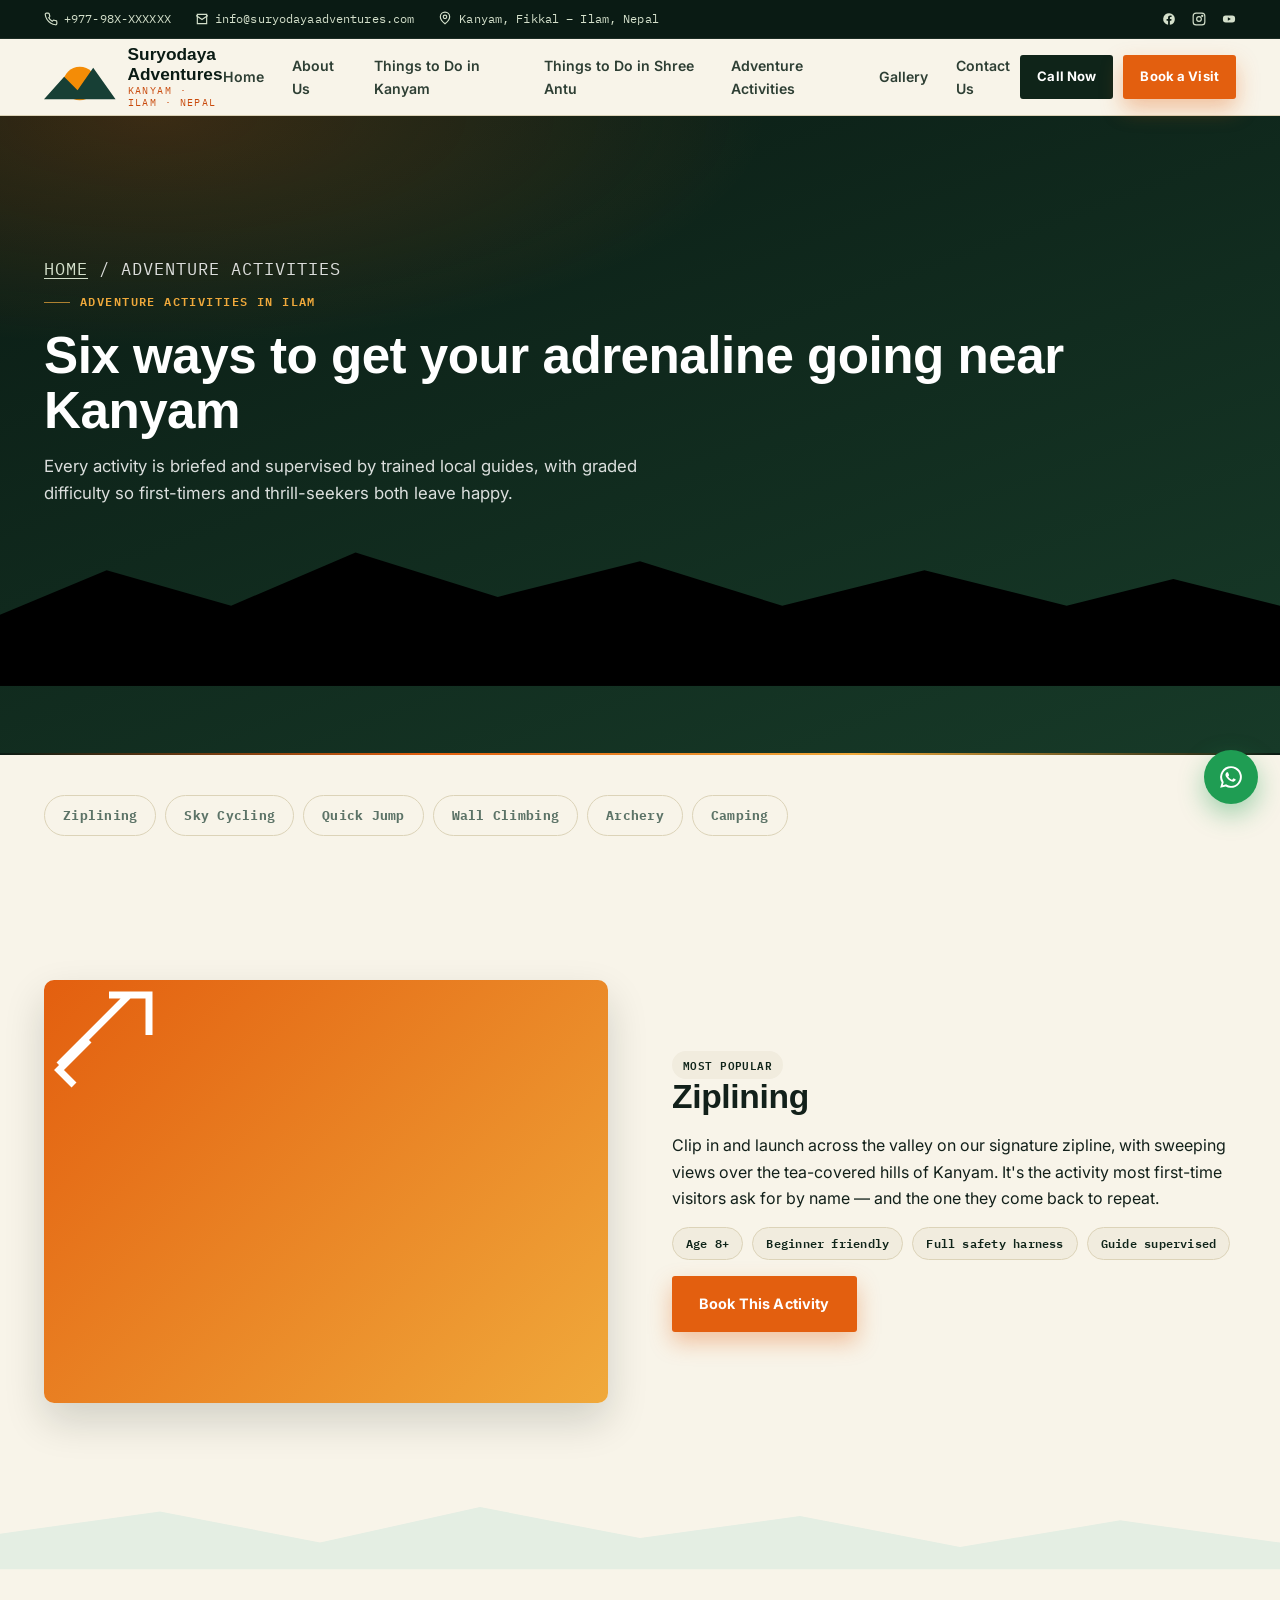
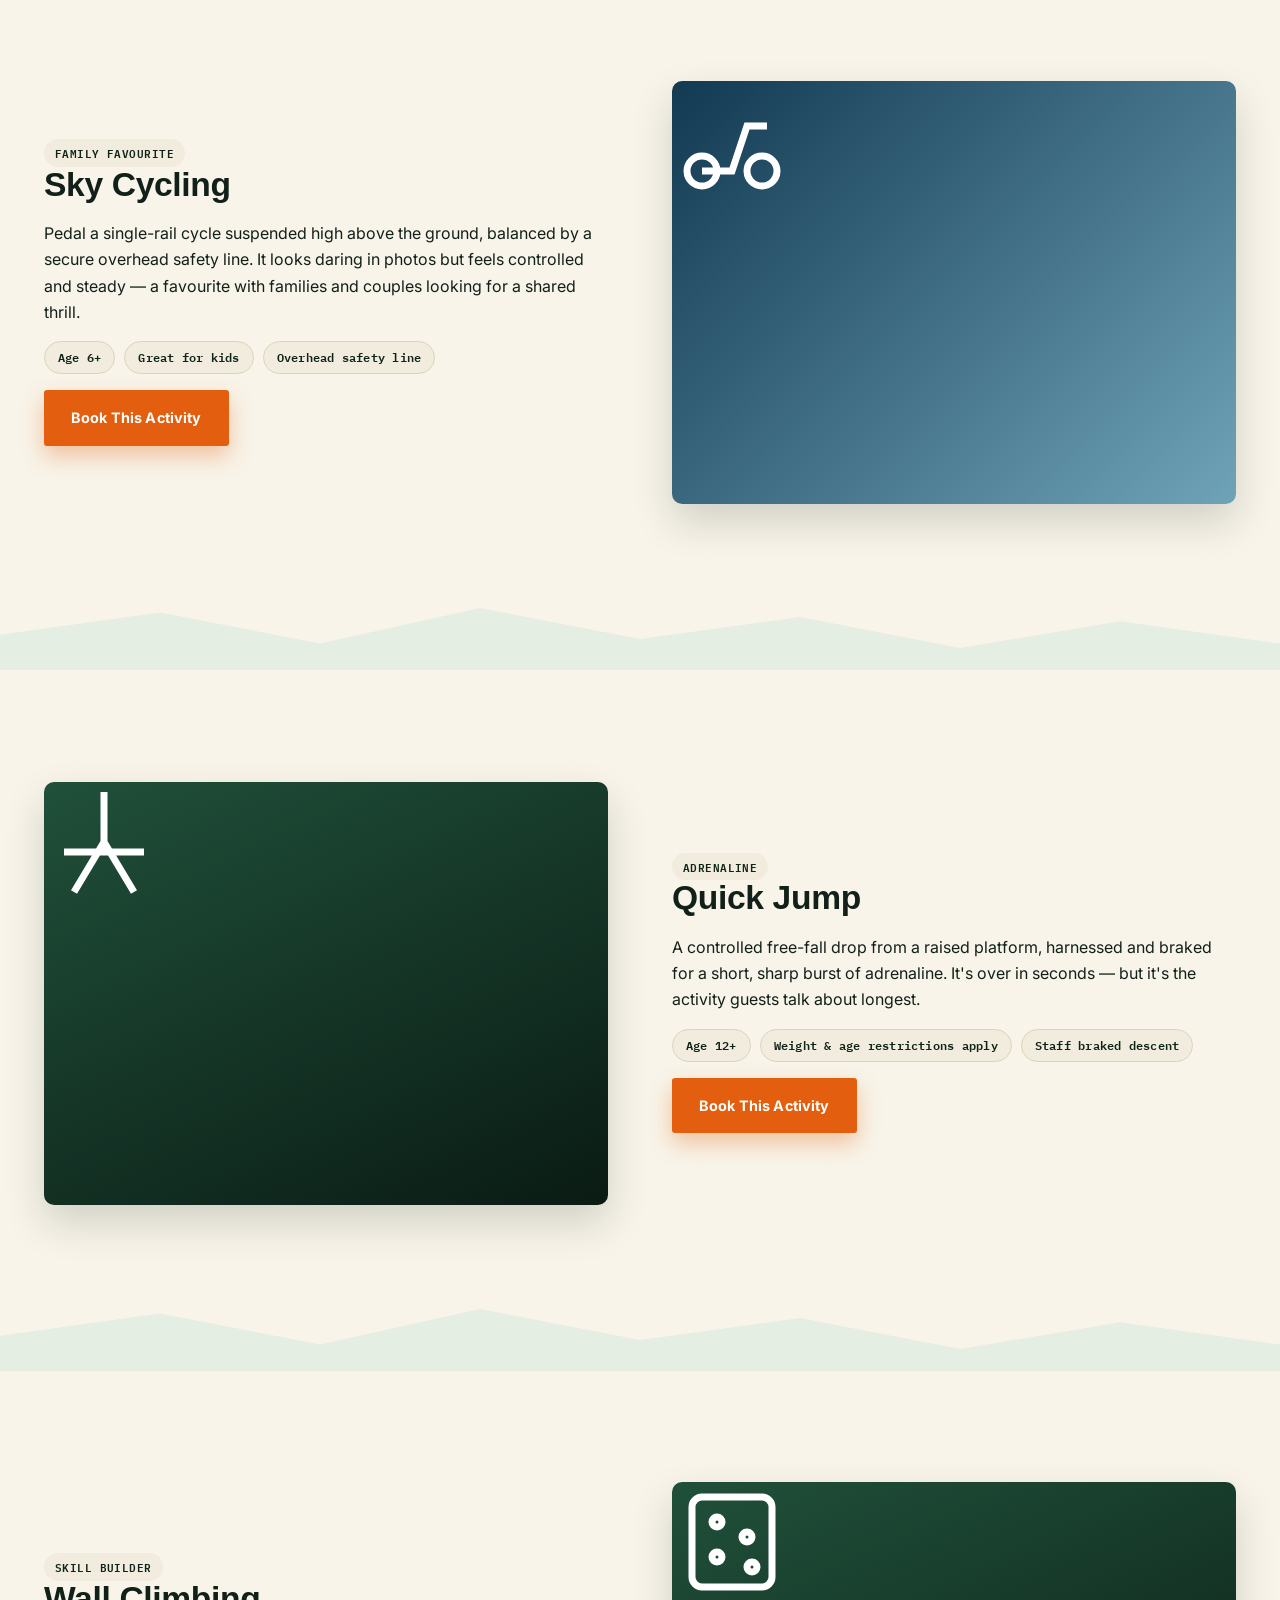
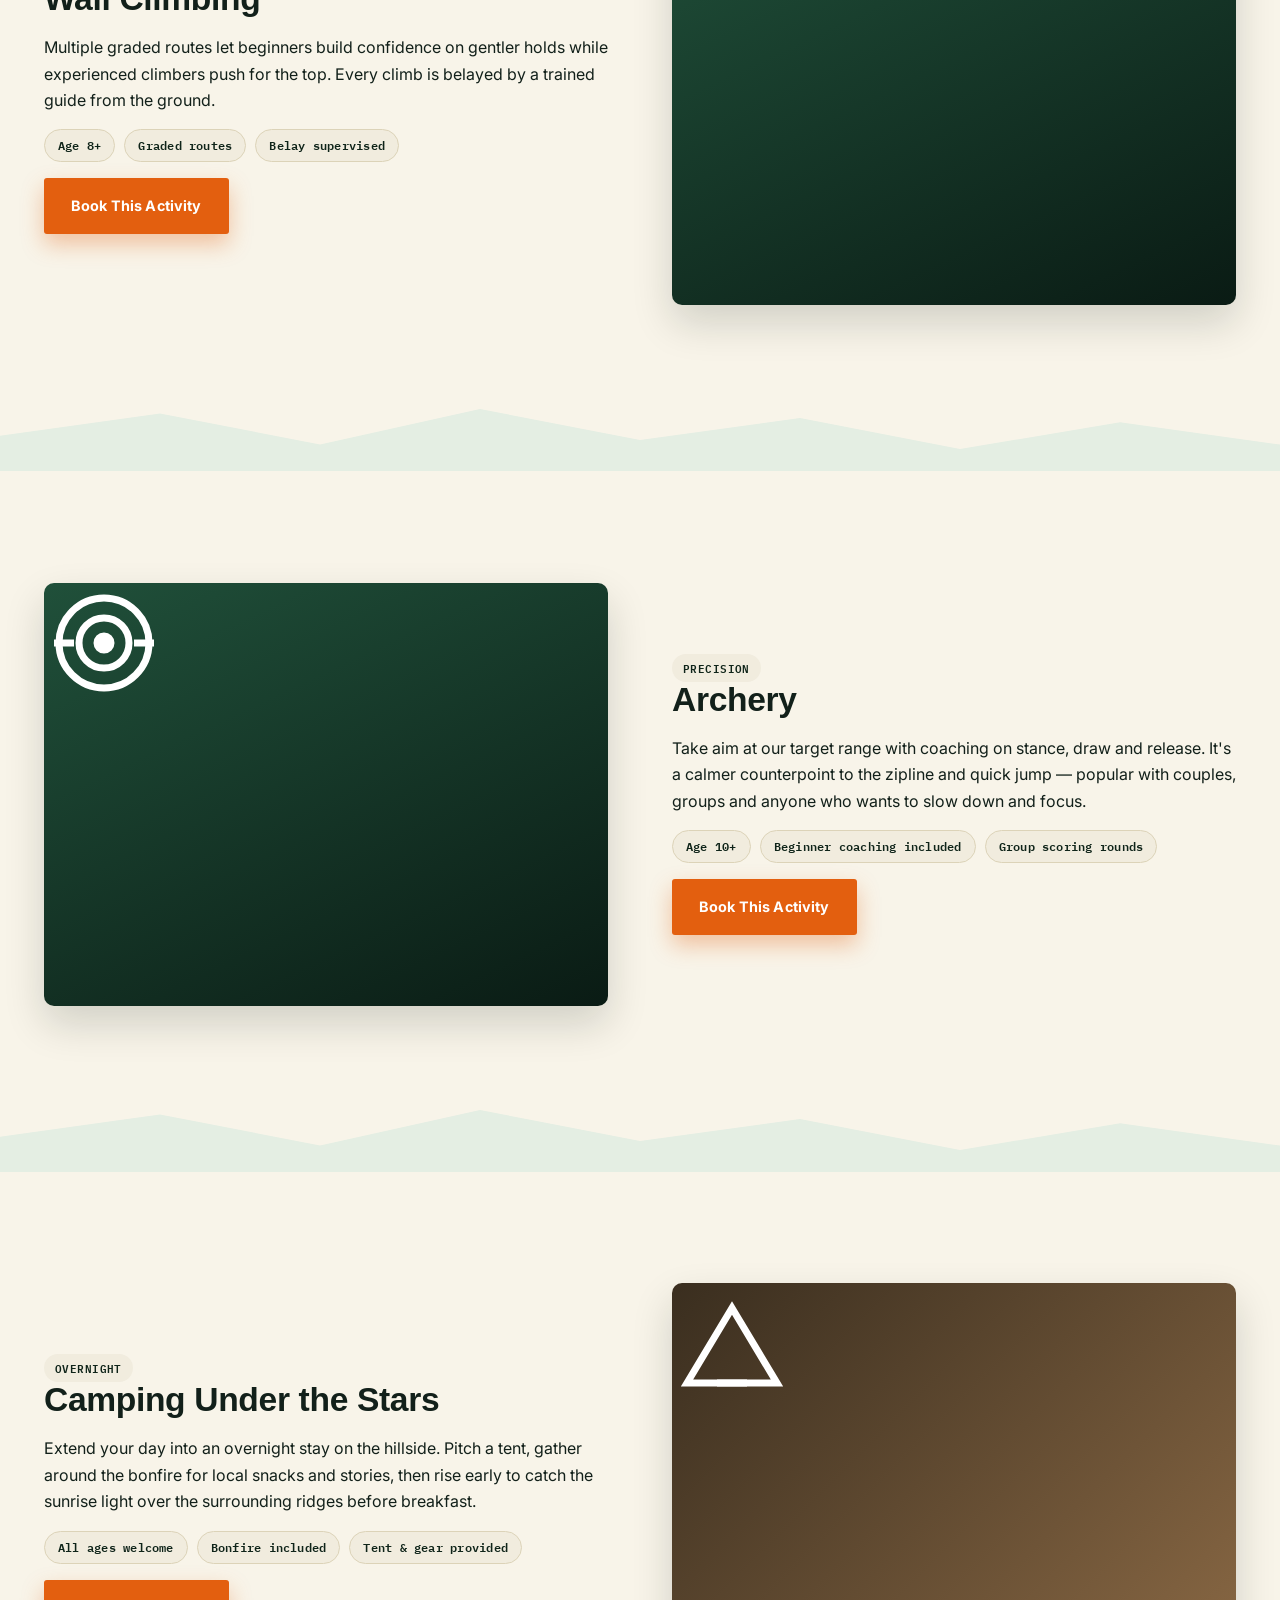
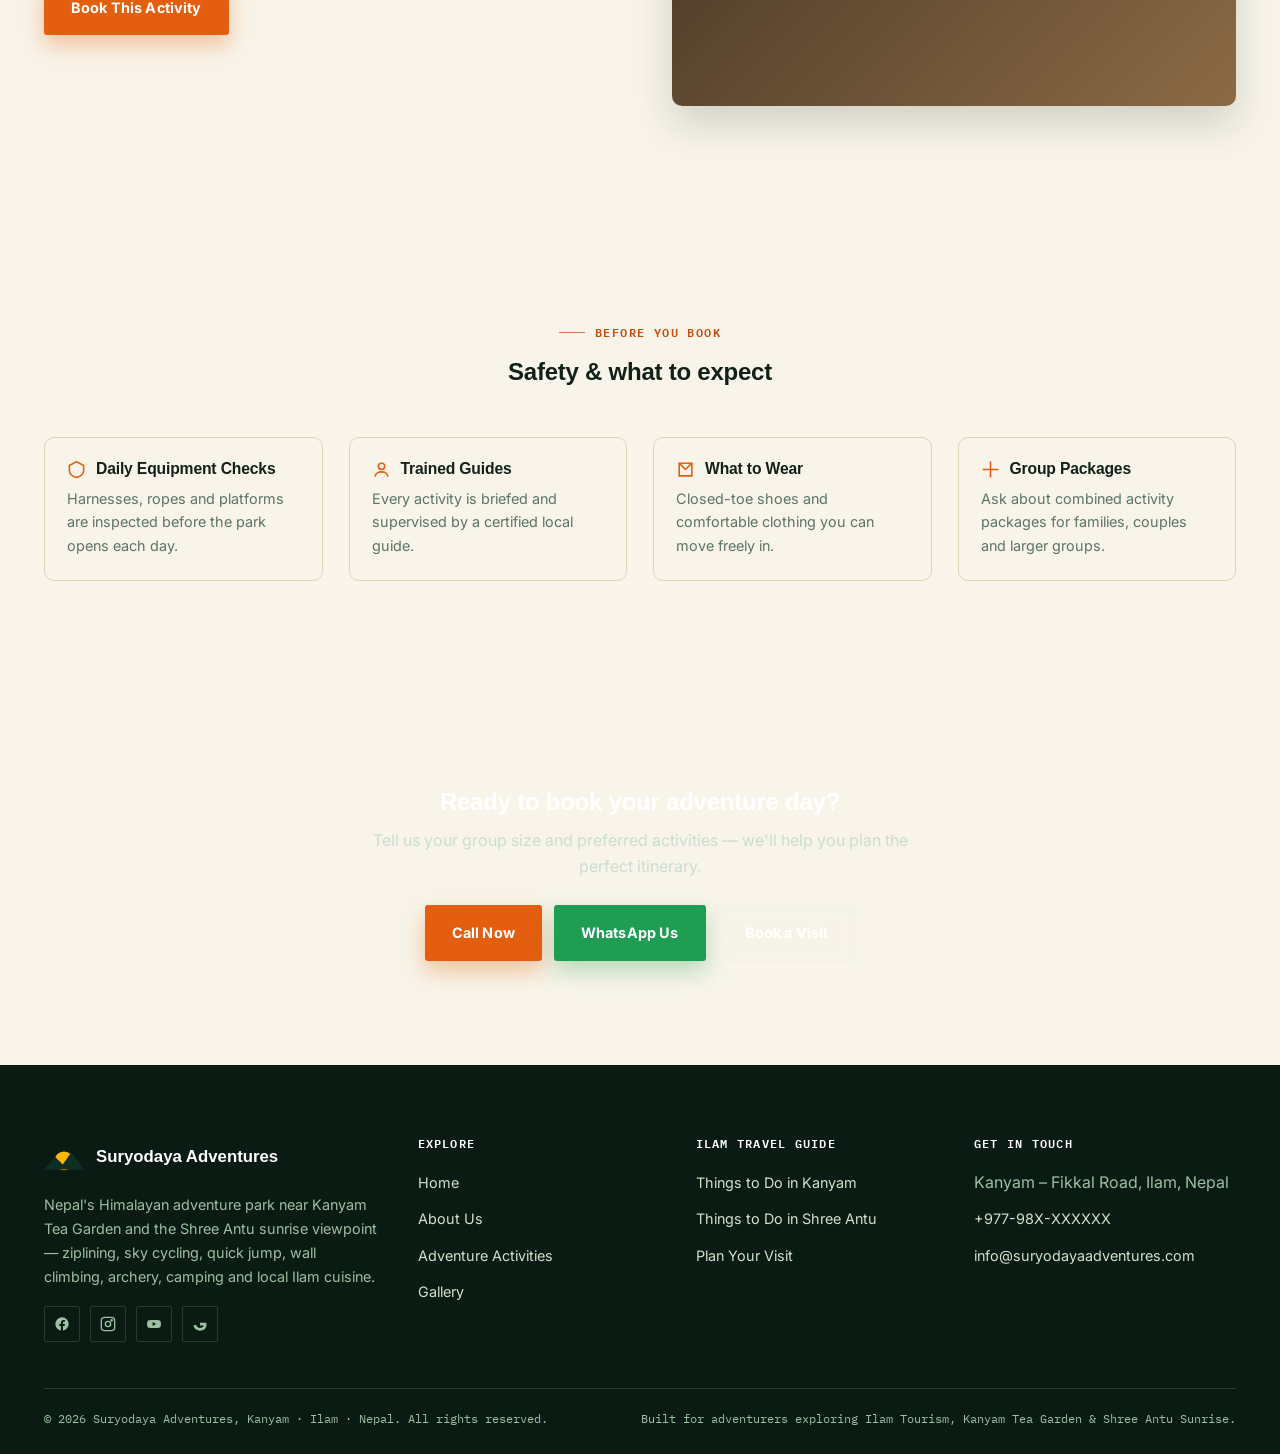
<file: sa_page_activities.html>
<!DOCTYPE html>
<html lang="en">
<head>
<meta charset="UTF-8">
<meta name="viewport" content="width=device-width, initial-scale=1.0">
<title>Adventure Activities in Ilam | Ziplining, Sky Cycling &amp; More — Suryodaya Adventures</title>
<meta name="description" content="Explore all adventure activities at Suryodaya Adventures near Kanyam: ziplining, sky cycling, quick jump, wall climbing, archery and camping. Book your Ilam adventure day.">
<meta name="keywords" content="Adventure Activities in Ilam, Kanyam, Ilam Tourism, Ziplining Ilam, Sky Cycling Kanyam, Camping Ilam">
<link rel="canonical" href="https://www.suryodayaadventures.com/activities.html">
<meta property="og:type" content="website">
<meta property="og:title" content="Adventure Activities in Ilam | Suryodaya Adventures">
<meta property="og:description" content="Ziplining, sky cycling, quick jump, wall climbing, archery and camping near Kanyam, Ilam.">
<meta name="theme-color" content="#173F35">
<link rel="icon" href="data:image/svg+xml,%3Csvg xmlns='http://www.w3.org/2000/svg' viewBox='0 0 64 64'%3E%3Ccircle cx='32' cy='40' r='16' fill='%23F48C06'/%3E%3Cpath d='M0 52 L20 30 L32 44 L44 26 L64 52 Z' fill='%23173F35'/%3E%3C/svg%3E">
<link rel="stylesheet" href="style.css">
</head>
<body>

<div class="topbar">
  <div class="container">
    <div class="topbar-left">
      <a href="tel:+97798XXXXXXXX"><svg viewBox="0 0 24 24" fill="none" stroke="currentColor" stroke-width="2"><path d="M22 16.92v3a2 2 0 0 1-2.18 2 19.79 19.79 0 0 1-8.63-3.07 19.5 19.5 0 0 1-6-6 19.79 19.79 0 0 1-3.07-8.67A2 2 0 0 1 4.11 2h3a2 2 0 0 1 2 1.72c.13.96.36 1.9.68 2.81a2 2 0 0 1-.45 2.11L8.09 9.91a16 16 0 0 0 6 6l1.27-1.27a2 2 0 0 1 2.11-.45c.91.32 1.85.55 2.81.68A2 2 0 0 1 22 16.92z"/></svg> +977-98X-XXXXXX</a>
      <a href="mailto:info@suryodayaadventures.com"><svg viewBox="0 0 24 24" fill="none" stroke="currentColor" stroke-width="2"><path d="M4 4h16v16H4z"/><path d="m22 6-10 7L2 6"/></svg> info@suryodayaadventures.com</a>
      <span><svg viewBox="0 0 24 24" fill="none" stroke="currentColor" stroke-width="2" style="width:14px;height:14px;vertical-align:-2px;"><path d="M20 10c0 6-8 12-8 12s-8-6-8-12a8 8 0 0 1 16 0Z"/><circle cx="12" cy="10" r="3"/></svg> Kanyam, Fikkal – Ilam, Nepal</span>
    </div>
    <div class="topbar-social">
      <a href="https://www.facebook.com/SZA.Ilam" aria-label="Facebook" target="_blank" rel="noopener"><svg viewBox="0 0 24 24" fill="currentColor"><path d="M22 12a10 10 0 1 0-11.6 9.9v-7H7.9V12h2.5V9.8c0-2.5 1.5-3.9 3.8-3.9 1.1 0 2.2.2 2.2.2v2.4h-1.3c-1.2 0-1.6.8-1.6 1.6V12h2.8l-.4 2.9h-2.4v7A10 10 0 0 0 22 12Z"/></svg></a>
      <a href="https://www.instagram.com/suryodaya_adventures/" aria-label="Instagram" target="_blank" rel="noopener"><svg viewBox="0 0 24 24" fill="none" stroke="currentColor" stroke-width="2"><rect x="2" y="2" width="20" height="20" rx="5"/><circle cx="12" cy="12" r="4"/><circle cx="17.5" cy="6.5" r="1"/></svg></a>
      <a href="https://www.youtube.com/@suryodaya.adventures" aria-label="YouTube" target="_blank" rel="noopener"><svg viewBox="0 0 24 24" fill="currentColor"><path d="M22 8.6a3 3 0 0 0-2.1-2.1C18.1 6 12 6 12 6s-6.1 0-7.9.5A3 3 0 0 0 2 8.6 31 31 0 0 0 1.5 12a31 31 0 0 0 .5 3.4 3 3 0 0 0 2.1 2.1C6 18 12 18 12 18s6.1 0 7.9-.5a3 3 0 0 0 2.1-2.1 31 31 0 0 0 .5-3.4 31 31 0 0 0-.5-3.4ZM10 15V9l5.2 3-5.2 3Z"/></svg></a>
    </div>
  </div>
</div>

<header class="nav">
  <div class="container">
    <a href="index.html" class="brand">
      <svg class="brand-mark" viewBox="0 0 64 64"><circle cx="32" cy="38" r="15" fill="#F48C06"/><path d="M0 52 L18 32 L30 44 L44 24 L64 52 Z" fill="#173F35"/></svg>
      <span class="brand-text"><strong>Suryodaya Adventures</strong><span>Kanyam · Ilam · Nepal</span></span>
    </a>
    <nav class="nav-links" id="nav-links">
      <a href="index.html">Home</a>
      <a href="about.html">About Us</a>
      <a href="kanyam.html">Things to Do in Kanyam</a>
      <a href="shree-antu.html">Things to Do in Shree Antu</a>
      <a href="activities.html">Adventure Activities</a>
      <a href="gallery.html">Gallery</a>
      <a href="contact.html">Contact Us</a>
    </nav>
    <div class="nav-cta">
      <a href="tel:+97798XXXXXXXX" class="btn btn-dark btn-sm">Call Now</a>
      <a href="contact.html" class="btn btn-primary btn-sm">Book a Visit</a>
    </div>
    <button class="nav-toggle" id="nav-toggle" aria-label="Toggle menu" aria-expanded="false"><span></span><span></span><span></span></button>
  </div>
</header>

<section class="page-hero">
  <div class="container">
    <p class="breadcrumb"><a href="index.html">Home</a> / Adventure Activities</p>
    <span class="eyebrow">Adventure Activities in Ilam</span>
    <h1>Six ways to get your adrenaline going near Kanyam</h1>
    <p>Every activity is briefed and supervised by trained local guides, with graded difficulty so first-timers and thrill-seekers both leave happy.</p>
  </div>
  <div class="hero-ridges" aria-hidden="true">
    <svg viewBox="0 0 1440 200" preserveAspectRatio="none"><path class="ridge-back" d="M0 120 L120 70 L260 110 L400 50 L560 100 L720 60 L880 110 L1040 70 L1200 110 L1320 80 L1440 110 L1440 200 L0 200 Z"/><path class="ridge-front" d="M0 160 L200 120 L380 160 L560 110 L740 155 L920 120 L1100 160 L1260 130 L1440 160 L1440 200 L0 200 Z"/></svg>
  </div>
</section>

<!-- Quick nav to activities -->
<section class="section--tight" style="padding:40px 0;">
  <div class="container">
    <div class="filter-bar reveal" style="margin-bottom:0;">
      <a href="#ziplining" class="filter-btn">Ziplining</a>
      <a href="#sky-cycling" class="filter-btn">Sky Cycling</a>
      <a href="#quick-jump" class="filter-btn">Quick Jump</a>
      <a href="#wall-climbing" class="filter-btn">Wall Climbing</a>
      <a href="#archery" class="filter-btn">Archery</a>
      <a href="#camping" class="filter-btn">Camping</a>
    </div>
  </div>
</section>

<!-- Ziplining -->
<section class="section" id="ziplining">
  <div class="container">
    <div class="split reveal">
      <div class="split-media tone-zip">
        <svg width="120" height="120" viewBox="0 0 24 24" fill="none" stroke="#fff" stroke-width="1.4"><path d="M3 17 17 3M13 3h8v8M6 21l-3-3 6-6"/></svg>
      </div>
      <div>
        <span class="badge">Most Popular</span>
        <h2>Ziplining</h2>
        <p>Clip in and launch across the valley on our signature zipline, with sweeping views over the tea-covered hills of Kanyam. It's the activity most first-time visitors ask for by name — and the one they come back to repeat.</p>
        <div class="pill-row">
          <span class="pill">Age 8+</span>
          <span class="pill">Beginner friendly</span>
          <span class="pill">Full safety harness</span>
          <span class="pill">Guide supervised</span>
        </div>
        <a href="contact.html" class="btn btn-primary">Book This Activity</a>
      </div>
    </div>
  </div>
</section>

<div class="ridge-divider" aria-hidden="true"><svg viewBox="0 0 1440 70" preserveAspectRatio="none"><path fill="#E4EEE3" d="M0 30 L180 5 L360 40 L540 0 L720 35 L900 10 L1080 45 L1260 15 L1440 40 L1440 70 L0 70 Z"/></svg></div>

<!-- Sky Cycling -->
<section class="section section--tea" id="sky-cycling">
  <div class="container">
    <div class="split reveal">
      <div>
        <span class="badge">Family Favourite</span>
        <h2>Sky Cycling</h2>
        <p>Pedal a single-rail cycle suspended high above the ground, balanced by a secure overhead safety line. It looks daring in photos but feels controlled and steady — a favourite with families and couples looking for a shared thrill.</p>
        <div class="pill-row">
          <span class="pill">Age 6+</span>
          <span class="pill">Great for kids</span>
          <span class="pill">Overhead safety line</span>
        </div>
        <a href="contact.html" class="btn btn-primary">Book This Activity</a>
      </div>
      <div class="split-media tone-sky">
        <svg width="120" height="120" viewBox="0 0 24 24" fill="none" stroke="#fff" stroke-width="1.4"><circle cx="6" cy="18" r="3"/><circle cx="18" cy="18" r="3"/><path d="M6 18h6l3-9h4M12 18l3-9"/></svg>
      </div>
    </div>
  </div>
</section>

<div class="ridge-divider flip" aria-hidden="true"><svg viewBox="0 0 1440 70" preserveAspectRatio="none"><path fill="#E4EEE3" d="M0 30 L180 5 L360 40 L540 0 L720 35 L900 10 L1080 45 L1260 15 L1440 40 L1440 70 L0 70 Z"/></svg></div>

<!-- Quick Jump -->
<section class="section" id="quick-jump">
  <div class="container">
    <div class="split reveal">
      <div class="split-media tone-jump">
        <svg width="120" height="120" viewBox="0 0 24 24" fill="none" stroke="#fff" stroke-width="1.4"><path d="M12 2v10M6 22l6-10 6 10M4 14h16"/></svg>
      </div>
      <div>
        <span class="badge">Adrenaline</span>
        <h2>Quick Jump</h2>
        <p>A controlled free-fall drop from a raised platform, harnessed and braked for a short, sharp burst of adrenaline. It's over in seconds — but it's the activity guests talk about longest.</p>
        <div class="pill-row">
          <span class="pill">Age 12+</span>
          <span class="pill">Weight &amp; age restrictions apply</span>
          <span class="pill">Staff braked descent</span>
        </div>
        <a href="contact.html" class="btn btn-primary">Book This Activity</a>
      </div>
    </div>
  </div>
</section>

<div class="ridge-divider" aria-hidden="true"><svg viewBox="0 0 1440 70" preserveAspectRatio="none"><path fill="#E4EEE3" d="M0 30 L180 5 L360 40 L540 0 L720 35 L900 10 L1080 45 L1260 15 L1440 40 L1440 70 L0 70 Z"/></svg></div>

<!-- Wall Climbing -->
<section class="section section--tea" id="wall-climbing">
  <div class="container">
    <div class="split reveal">
      <div>
        <span class="badge">Skill Builder</span>
        <h2>Wall Climbing</h2>
        <p>Multiple graded routes let beginners build confidence on gentler holds while experienced climbers push for the top. Every climb is belayed by a trained guide from the ground.</p>
        <div class="pill-row">
          <span class="pill">Age 8+</span>
          <span class="pill">Graded routes</span>
          <span class="pill">Belay supervised</span>
        </div>
        <a href="contact.html" class="btn btn-primary">Book This Activity</a>
      </div>
      <div class="split-media tone-wall">
        <svg width="120" height="120" viewBox="0 0 24 24" fill="none" stroke="#fff" stroke-width="1.4"><rect x="4" y="3" width="16" height="18" rx="2"/><circle cx="9" cy="8" r="1"/><circle cx="15" cy="11" r="1"/><circle cx="9" cy="15" r="1"/><circle cx="16" cy="17" r="1"/></svg>
      </div>
    </div>
  </div>
</section>

<div class="ridge-divider flip" aria-hidden="true"><svg viewBox="0 0 1440 70" preserveAspectRatio="none"><path fill="#E4EEE3" d="M0 30 L180 5 L360 40 L540 0 L720 35 L900 10 L1080 45 L1260 15 L1440 40 L1440 70 L0 70 Z"/></svg></div>

<!-- Archery -->
<section class="section" id="archery">
  <div class="container">
    <div class="split reveal">
      <div class="split-media tone-archery">
        <svg width="120" height="120" viewBox="0 0 24 24" fill="none" stroke="#fff" stroke-width="1.4"><circle cx="12" cy="12" r="9"/><circle cx="12" cy="12" r="5"/><circle cx="12" cy="12" r="1.4" fill="#fff"/><path d="M2 12h4M18 12h4"/></svg>
      </div>
      <div>
        <span class="badge">Precision</span>
        <h2>Archery</h2>
        <p>Take aim at our target range with coaching on stance, draw and release. It's a calmer counterpoint to the zipline and quick jump — popular with couples, groups and anyone who wants to slow down and focus.</p>
        <div class="pill-row">
          <span class="pill">Age 10+</span>
          <span class="pill">Beginner coaching included</span>
          <span class="pill">Group scoring rounds</span>
        </div>
        <a href="contact.html" class="btn btn-primary">Book This Activity</a>
      </div>
    </div>
  </div>
</section>

<div class="ridge-divider" aria-hidden="true"><svg viewBox="0 0 1440 70" preserveAspectRatio="none"><path fill="#E4EEE3" d="M0 30 L180 5 L360 40 L540 0 L720 35 L900 10 L1080 45 L1260 15 L1440 40 L1440 70 L0 70 Z"/></svg></div>

<!-- Camping -->
<section class="section section--tea" id="camping">
  <div class="container">
    <div class="split reveal">
      <div>
        <span class="badge">Overnight</span>
        <h2>Camping Under the Stars</h2>
        <p>Extend your day into an overnight stay on the hillside. Pitch a tent, gather around the bonfire for local snacks and stories, then rise early to catch the sunrise light over the surrounding ridges before breakfast.</p>
        <div class="pill-row">
          <span class="pill">All ages welcome</span>
          <span class="pill">Bonfire included</span>
          <span class="pill">Tent &amp; gear provided</span>
        </div>
        <a href="contact.html" class="btn btn-primary">Book This Activity</a>
      </div>
      <div class="split-media tone-camp">
        <svg width="120" height="120" viewBox="0 0 24 24" fill="none" stroke="#fff" stroke-width="1.4"><path d="M3 20 12 5l9 15Z"/><path d="M9 20h6"/></svg>
      </div>
    </div>
  </div>
</section>

<!-- Safety -->
<section class="section">
  <div class="container">
    <div class="section-head center reveal">
      <span class="eyebrow" style="justify-content:center;">Before You Book</span>
      <h2>Safety &amp; what to expect</h2>
    </div>
    <div class="grid grid-4 reveal">
      <div class="tip-card"><h4><svg viewBox="0 0 24 24" fill="none" stroke="currentColor" stroke-width="2"><path d="M12 2 3 7v6c0 5 4 8 9 9 5-1 9-4 9-9V7Z"/></svg> Daily Equipment Checks</h4><p>Harnesses, ropes and platforms are inspected before the park opens each day.</p></div>
      <div class="tip-card"><h4><svg viewBox="0 0 24 24" fill="none" stroke="currentColor" stroke-width="2"><circle cx="12" cy="8" r="4"/><path d="M4 21c0-4 4-6 8-6s8 2 8 6"/></svg> Trained Guides</h4><p>Every activity is briefed and supervised by a certified local guide.</p></div>
      <div class="tip-card"><h4><svg viewBox="0 0 24 24" fill="none" stroke="currentColor" stroke-width="2"><path d="M4 4h16v16H4z"/><path d="m4 4 8 8 8-8"/></svg> What to Wear</h4><p>Closed-toe shoes and comfortable clothing you can move freely in.</p></div>
      <div class="tip-card"><h4><svg viewBox="0 0 24 24" fill="none" stroke="currentColor" stroke-width="2"><path d="M12 2v20M2 12h20"/></svg> Group Packages</h4><p>Ask about combined activity packages for families, couples and larger groups.</p></div>
    </div>
  </div>
</section>

<section class="section section--forest">
  <div class="container text-center reveal">
    <h2 style="color:#fff;">Ready to book your adventure day?</h2>
    <p style="color:#CBDCD1;max-width:560px;margin:0 auto 26px;">Tell us your group size and preferred activities — we'll help you plan the perfect itinerary.</p>
    <div class="cta-row" style="justify-content:center;">
      <a href="tel:+97798XXXXXXXX" class="btn btn-primary">Call Now</a>
      <a href="https://wa.me/97798XXXXXXXX" target="_blank" rel="noopener" class="btn btn-whatsapp">WhatsApp Us</a>
      <a href="contact.html" class="btn btn-ghost">Book a Visit</a>
    </div>
  </div>
</section>

<footer class="footer">
  <div class="container">
    <div class="footer-grid">
      <div>
        <div class="footer-brand">
          <svg width="40" height="40" viewBox="0 0 64 64"><circle cx="32" cy="38" r="15" fill="#FFB703"/><path d="M0 52 L18 32 L30 44 L44 24 L64 52 Z" fill="#0F2E24"/></svg>
          <strong>Suryodaya Adventures</strong>
        </div>
        <p>Nepal's Himalayan adventure park near Kanyam Tea Garden and the Shree Antu sunrise viewpoint — ziplining, sky cycling, quick jump, wall climbing, archery, camping and local Ilam cuisine.</p>
        <div class="footer-social">
          <a href="https://www.facebook.com/SZA.Ilam" target="_blank" rel="noopener" aria-label="Facebook"><svg viewBox="0 0 24 24" fill="currentColor"><path d="M22 12a10 10 0 1 0-11.6 9.9v-7H7.9V12h2.5V9.8c0-2.5 1.5-3.9 3.8-3.9 1.1 0 2.2.2 2.2.2v2.4h-1.3c-1.2 0-1.6.8-1.6 1.6V12h2.8l-.4 2.9h-2.4v7A10 10 0 0 0 22 12Z"/></svg></a>
          <a href="https://www.instagram.com/suryodaya_adventures/" target="_blank" rel="noopener" aria-label="Instagram"><svg viewBox="0 0 24 24" fill="none" stroke="currentColor" stroke-width="2"><rect x="2" y="2" width="20" height="20" rx="5"/><circle cx="12" cy="12" r="4"/><circle cx="17.5" cy="6.5" r="1"/></svg></a>
          <a href="https://www.youtube.com/@suryodaya.adventures" target="_blank" rel="noopener" aria-label="YouTube"><svg viewBox="0 0 24 24" fill="currentColor"><path d="M22 8.6a3 3 0 0 0-2.1-2.1C18.1 6 12 6 12 6s-6.1 0-7.9.5A3 3 0 0 0 2 8.6 31 31 0 0 0 1.5 12a31 31 0 0 0 .5 3.4 3 3 0 0 0 2.1 2.1C6 18 12 18 12 18s6.1 0 7.9-.5a3 3 0 0 0 2.1-2.1 31 31 0 0 0 .5-3.4 31 31 0 0 0-.5-3.4ZM10 15V9l5.2 3-5.2 3Z"/></svg></a>
          <a href="https://share.google/CqwBEQFM11uiBEy4R" target="_blank" rel="noopener" aria-label="Google Reviews"><svg viewBox="0 0 24 24" fill="currentColor"><path d="M21.8 12.2c0-.7-.1-1.4-.2-2H12v3.9h5.5c-.2 1.3-1 2.4-2.1 3.1v2.6h3.4c2-1.9 3-4.6 3-7.6Z"/><path d="M12 22c2.8 0 5.2-.9 6.9-2.5l-3.4-2.6c-.9.6-2.1 1-3.5 1-2.7 0-5-1.8-5.8-4.3H2.7v2.7A10 10 0 0 0 12 22Z"/></svg></a>
        </div>
      </div>
      <div>
        <h4>Explore</h4>
        <ul class="footer-links">
          <li><a href="index.html">Home</a></li>
          <li><a href="about.html">About Us</a></li>
          <li><a href="activities.html">Adventure Activities</a></li>
          <li><a href="gallery.html">Gallery</a></li>
        </ul>
      </div>
      <div>
        <h4>Ilam Travel Guide</h4>
        <ul class="footer-links">
          <li><a href="kanyam.html">Things to Do in Kanyam</a></li>
          <li><a href="shree-antu.html">Things to Do in Shree Antu</a></li>
          <li><a href="contact.html">Plan Your Visit</a></li>
        </ul>
      </div>
      <div>
        <h4>Get in Touch</h4>
        <ul class="footer-links">
          <li>Kanyam – Fikkal Road, Ilam, Nepal</li>
          <li><a href="tel:+97798XXXXXXXX">+977-98X-XXXXXX</a></li>
          <li><a href="mailto:info@suryodayaadventures.com">info@suryodayaadventures.com</a></li>
        </ul>
      </div>
    </div>
    <div class="footer-bottom">
      <span>© <span id="year"></span> Suryodaya Adventures, Kanyam · Ilam · Nepal. All rights reserved.</span>
      <span>Built for adventurers exploring Ilam Tourism, Kanyam Tea Garden &amp; Shree Antu Sunrise.</span>
    </div>
  </div>
</footer>

<a href="https://wa.me/97798XXXXXXXX" target="_blank" rel="noopener" class="float-whatsapp" aria-label="Chat on WhatsApp">
  <svg viewBox="0 0 24 24" fill="currentColor"><path d="M12 2a10 10 0 0 0-8.6 15.1L2 22l5.1-1.3A10 10 0 1 0 12 2Zm0 18.2a8.2 8.2 0 0 1-4.2-1.2l-.3-.2-3 .8.8-2.9-.2-.3A8.2 8.2 0 1 1 12 20.2Zm4.5-6.1c-.2-.1-1.5-.7-1.7-.8-.2-.1-.4-.1-.6.1-.2.2-.7.8-.8 1-.1.1-.3.2-.5.1-.2-.1-1-.4-2-1.2-.7-.6-1.2-1.4-1.4-1.6-.1-.2 0-.4.1-.5.1-.1.2-.3.4-.4.1-.1.2-.2.2-.4.1-.1 0-.3 0-.4-.1-.1-.6-1.4-.8-1.9-.2-.5-.4-.4-.6-.4h-.5c-.2 0-.4.1-.6.3-.2.2-.8.8-.8 1.9s.8 2.2.9 2.4c.1.1 1.6 2.5 3.9 3.4.5.2 1 .4 1.3.5.5.2 1 .1 1.4.1.4-.1 1.5-.6 1.7-1.2.2-.6.2-1.1.1-1.2-.1-.1-.2-.2-.4-.3Z"/></svg>
</a>

<div class="mobile-call-bar">
  <a href="tel:+97798XXXXXXXX" class="btn btn-dark btn-sm">Call Now</a>
  <a href="https://wa.me/97798XXXXXXXX" target="_blank" rel="noopener" class="btn btn-whatsapp btn-sm">WhatsApp</a>
  <a href="contact.html" class="btn btn-primary btn-sm">Book Visit</a>
</div>

<script src="script.js"></script>
</body>
</html>
</file>
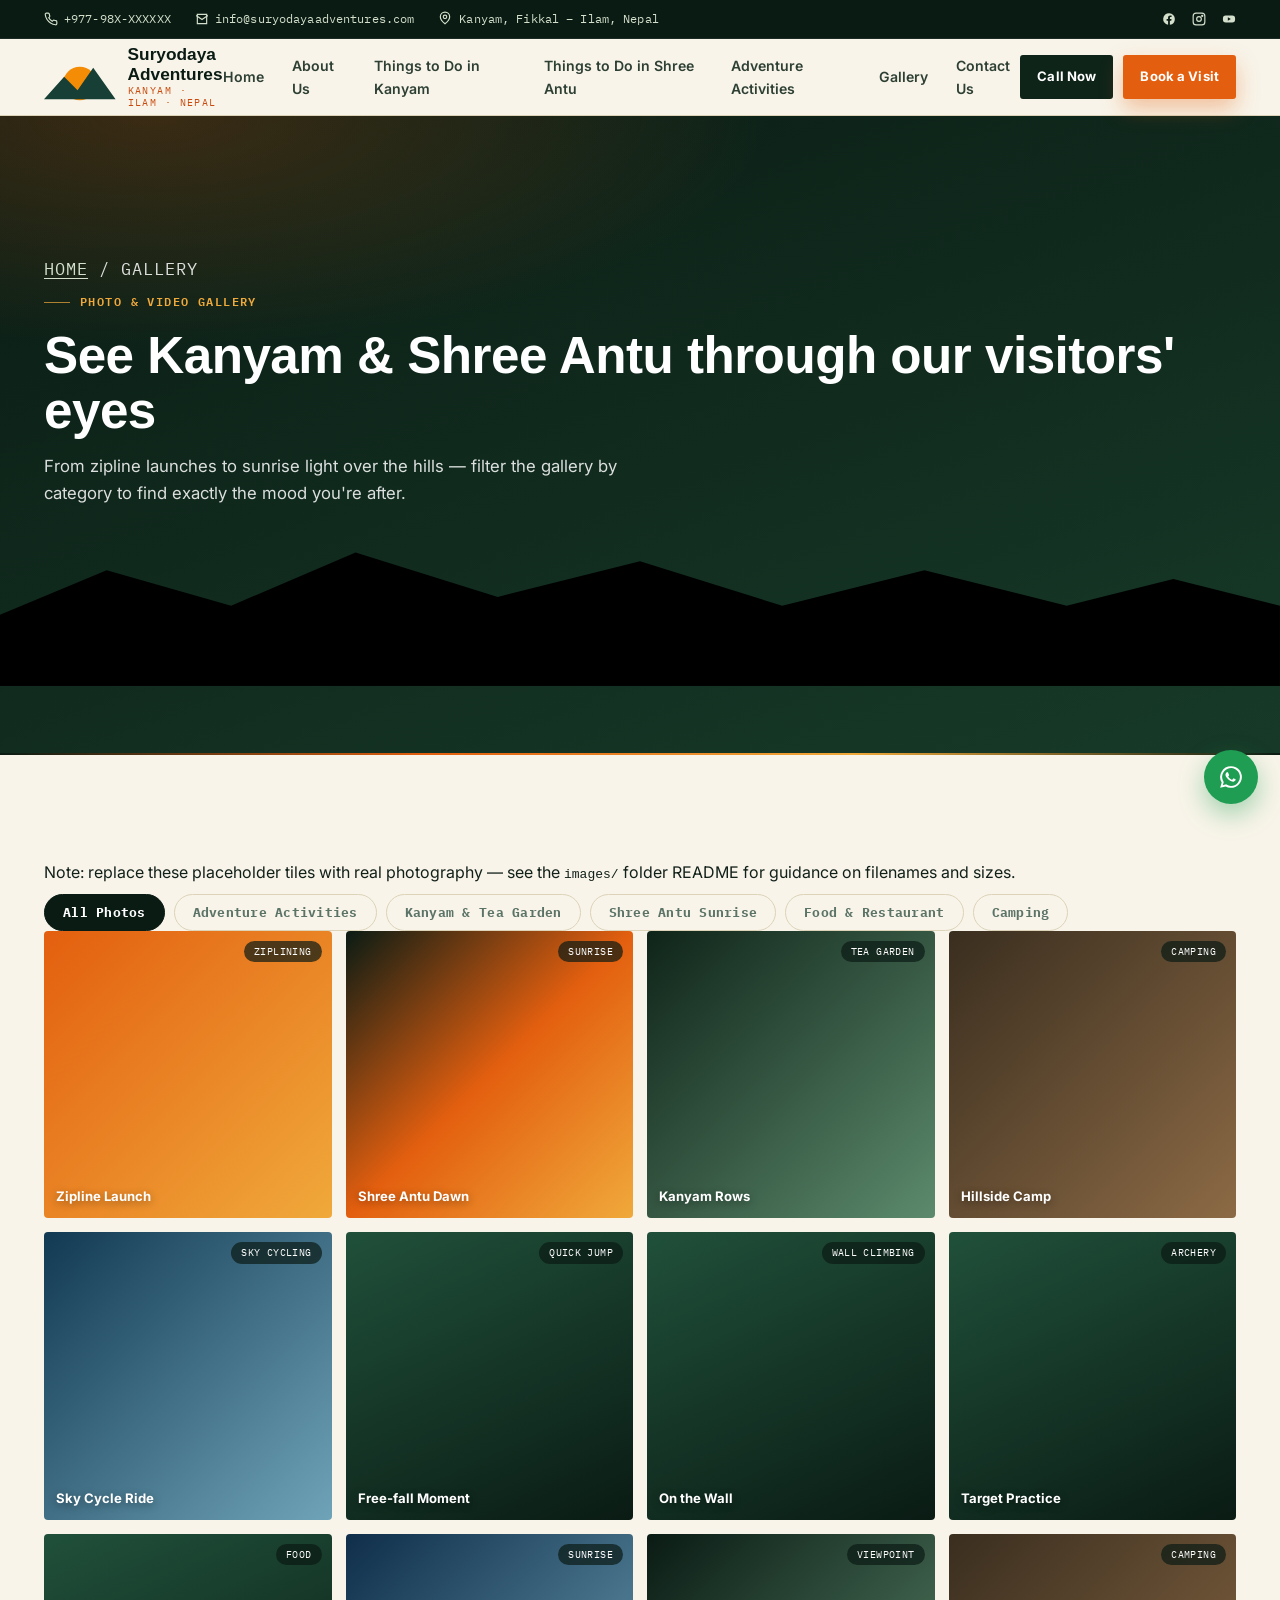
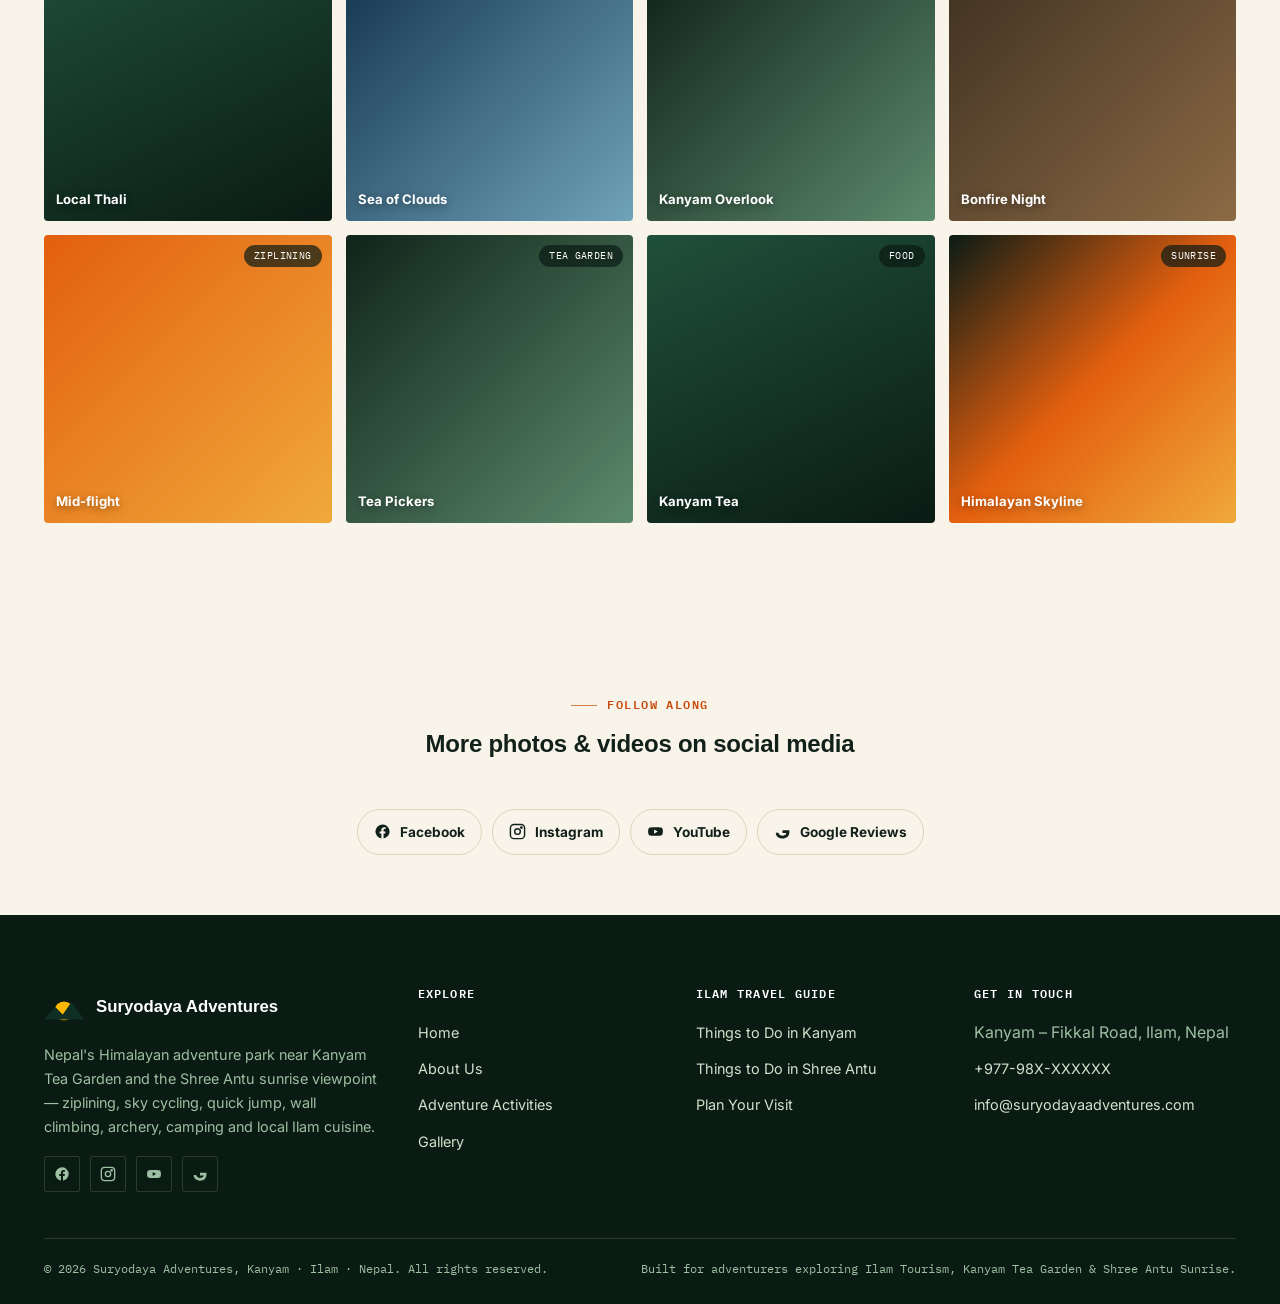
<file: sa_page_gallery.html>
<!DOCTYPE html>
<html lang="en">
<head>
<meta charset="UTF-8">
<meta name="viewport" content="width=device-width, initial-scale=1.0">
<title>Gallery | Suryodaya Adventures — Kanyam &amp; Shree Antu, Ilam</title>
<meta name="description" content="Browse photos of ziplining, camping, the Kanyam Tea Garden and Shree Antu sunrise at Suryodaya Adventures. Filter by category to see every side of the park.">
<meta name="keywords" content="Kanyam, Shree Antu Sunrise, Kanyam Tea Garden, Adventure Activities in Ilam, Ilam Tourism">
<link rel="canonical" href="https://www.suryodayaadventures.com/gallery.html">
<meta property="og:type" content="website">
<meta property="og:title" content="Gallery | Suryodaya Adventures">
<meta property="og:description" content="Photos from ziplining to sunrise at Shree Antu — see Suryodaya Adventures through our visitors' eyes.">
<meta name="theme-color" content="#173F35">
<link rel="icon" href="data:image/svg+xml,%3Csvg xmlns='http://www.w3.org/2000/svg' viewBox='0 0 64 64'%3E%3Ccircle cx='32' cy='40' r='16' fill='%23F48C06'/%3E%3Cpath d='M0 52 L20 30 L32 44 L44 26 L64 52 Z' fill='%23173F35'/%3E%3C/svg%3E">
<link rel="stylesheet" href="style.css">
</head>
<body>

<div class="topbar">
  <div class="container">
    <div class="topbar-left">
      <a href="tel:+97798XXXXXXXX"><svg viewBox="0 0 24 24" fill="none" stroke="currentColor" stroke-width="2"><path d="M22 16.92v3a2 2 0 0 1-2.18 2 19.79 19.79 0 0 1-8.63-3.07 19.5 19.5 0 0 1-6-6 19.79 19.79 0 0 1-3.07-8.67A2 2 0 0 1 4.11 2h3a2 2 0 0 1 2 1.72c.13.96.36 1.9.68 2.81a2 2 0 0 1-.45 2.11L8.09 9.91a16 16 0 0 0 6 6l1.27-1.27a2 2 0 0 1 2.11-.45c.91.32 1.85.55 2.81.68A2 2 0 0 1 22 16.92z"/></svg> +977-98X-XXXXXX</a>
      <a href="mailto:info@suryodayaadventures.com"><svg viewBox="0 0 24 24" fill="none" stroke="currentColor" stroke-width="2"><path d="M4 4h16v16H4z"/><path d="m22 6-10 7L2 6"/></svg> info@suryodayaadventures.com</a>
      <span><svg viewBox="0 0 24 24" fill="none" stroke="currentColor" stroke-width="2" style="width:14px;height:14px;vertical-align:-2px;"><path d="M20 10c0 6-8 12-8 12s-8-6-8-12a8 8 0 0 1 16 0Z"/><circle cx="12" cy="10" r="3"/></svg> Kanyam, Fikkal – Ilam, Nepal</span>
    </div>
    <div class="topbar-social">
      <a href="https://www.facebook.com/SZA.Ilam" aria-label="Facebook" target="_blank" rel="noopener"><svg viewBox="0 0 24 24" fill="currentColor"><path d="M22 12a10 10 0 1 0-11.6 9.9v-7H7.9V12h2.5V9.8c0-2.5 1.5-3.9 3.8-3.9 1.1 0 2.2.2 2.2.2v2.4h-1.3c-1.2 0-1.6.8-1.6 1.6V12h2.8l-.4 2.9h-2.4v7A10 10 0 0 0 22 12Z"/></svg></a>
      <a href="https://www.instagram.com/suryodaya_adventures/" aria-label="Instagram" target="_blank" rel="noopener"><svg viewBox="0 0 24 24" fill="none" stroke="currentColor" stroke-width="2"><rect x="2" y="2" width="20" height="20" rx="5"/><circle cx="12" cy="12" r="4"/><circle cx="17.5" cy="6.5" r="1"/></svg></a>
      <a href="https://www.youtube.com/@suryodaya.adventures" aria-label="YouTube" target="_blank" rel="noopener"><svg viewBox="0 0 24 24" fill="currentColor"><path d="M22 8.6a3 3 0 0 0-2.1-2.1C18.1 6 12 6 12 6s-6.1 0-7.9.5A3 3 0 0 0 2 8.6 31 31 0 0 0 1.5 12a31 31 0 0 0 .5 3.4 3 3 0 0 0 2.1 2.1C6 18 12 18 12 18s6.1 0 7.9-.5a3 3 0 0 0 2.1-2.1 31 31 0 0 0 .5-3.4 31 31 0 0 0-.5-3.4ZM10 15V9l5.2 3-5.2 3Z"/></svg></a>
    </div>
  </div>
</div>

<header class="nav">
  <div class="container">
    <a href="index.html" class="brand">
      <svg class="brand-mark" viewBox="0 0 64 64"><circle cx="32" cy="38" r="15" fill="#F48C06"/><path d="M0 52 L18 32 L30 44 L44 24 L64 52 Z" fill="#173F35"/></svg>
      <span class="brand-text"><strong>Suryodaya Adventures</strong><span>Kanyam · Ilam · Nepal</span></span>
    </a>
    <nav class="nav-links" id="nav-links">
      <a href="index.html">Home</a>
      <a href="about.html">About Us</a>
      <a href="kanyam.html">Things to Do in Kanyam</a>
      <a href="shree-antu.html">Things to Do in Shree Antu</a>
      <a href="activities.html">Adventure Activities</a>
      <a href="gallery.html">Gallery</a>
      <a href="contact.html">Contact Us</a>
    </nav>
    <div class="nav-cta">
      <a href="tel:+97798XXXXXXXX" class="btn btn-dark btn-sm">Call Now</a>
      <a href="contact.html" class="btn btn-primary btn-sm">Book a Visit</a>
    </div>
    <button class="nav-toggle" id="nav-toggle" aria-label="Toggle menu" aria-expanded="false"><span></span><span></span><span></span></button>
  </div>
</header>

<section class="page-hero">
  <div class="container">
    <p class="breadcrumb"><a href="index.html">Home</a> / Gallery</p>
    <span class="eyebrow">Photo &amp; Video Gallery</span>
    <h1>See Kanyam &amp; Shree Antu through our visitors' eyes</h1>
    <p>From zipline launches to sunrise light over the hills — filter the gallery by category to find exactly the mood you're after.</p>
  </div>
  <div class="hero-ridges" aria-hidden="true">
    <svg viewBox="0 0 1440 200" preserveAspectRatio="none"><path class="ridge-back" d="M0 120 L120 70 L260 110 L400 50 L560 100 L720 60 L880 110 L1040 70 L1200 110 L1320 80 L1440 110 L1440 200 L0 200 Z"/><path class="ridge-front" d="M0 160 L200 120 L380 160 L560 110 L740 155 L920 120 L1100 160 L1260 130 L1440 160 L1440 200 L0 200 Z"/></svg>
  </div>
</section>

<section class="section">
  <div class="container">
    <p class="small reveal" style="margin-bottom:8px;">Note: replace these placeholder tiles with real photography — see the <code>images/</code> folder README for guidance on filenames and sizes.</p>
    <div class="filter-bar reveal">
      <button class="filter-btn active" data-filter="all">All Photos</button>
      <button class="filter-btn" data-filter="activities">Adventure Activities</button>
      <button class="filter-btn" data-filter="kanyam">Kanyam &amp; Tea Garden</button>
      <button class="filter-btn" data-filter="shreeantu">Shree Antu Sunrise</button>
      <button class="filter-btn" data-filter="food">Food &amp; Restaurant</button>
      <button class="filter-btn" data-filter="camping">Camping</button>
    </div>

    <div class="gallery-grid reveal">
      <div class="gallery-item tone-zip" data-category="activities" data-title="Zipline Launch Platform" data-desc="Guests preparing to launch across the valley zipline.">
        <span class="g-cat">Ziplining</span><span class="g-label">Zipline Launch</span>
      </div>
      <div class="gallery-item tone-sunrise" data-category="shreeantu" data-title="Shree Antu Sunrise" data-desc="Golden light breaking over the ridgelines at Shree Antu.">
        <span class="g-cat">Sunrise</span><span class="g-label">Shree Antu Dawn</span>
      </div>
      <div class="gallery-item tone-tea" data-category="kanyam" data-title="Kanyam Tea Garden Rows" data-desc="Terraced tea rows stretching across the Kanyam hillside.">
        <span class="g-cat">Tea Garden</span><span class="g-label">Kanyam Rows</span>
      </div>
      <div class="gallery-item tone-camp" data-category="camping" data-title="Hillside Camping" data-desc="Tents pitched on the hillside ahead of a bonfire evening.">
        <span class="g-cat">Camping</span><span class="g-label">Hillside Camp</span>
      </div>
      <div class="gallery-item tone-sky" data-category="activities" data-title="Sky Cycling" data-desc="A guest pedalling the suspended sky cycle rail.">
        <span class="g-cat">Sky Cycling</span><span class="g-label">Sky Cycle Ride</span>
      </div>
      <div class="gallery-item tone-jump" data-category="activities" data-title="Quick Jump Drop" data-desc="A harnessed guest mid free-fall on the quick jump.">
        <span class="g-cat">Quick Jump</span><span class="g-label">Free-fall Moment</span>
      </div>
      <div class="gallery-item tone-wall" data-category="activities" data-title="Wall Climbing" data-desc="A climber working the graded holds on our climbing wall.">
        <span class="g-cat">Wall Climbing</span><span class="g-label">On the Wall</span>
      </div>
      <div class="gallery-item tone-archery" data-category="activities" data-title="Archery Range" data-desc="Guests taking aim at the target range.">
        <span class="g-cat">Archery</span><span class="g-label">Target Practice</span>
      </div>
      <div class="gallery-item tone-food" data-category="food" data-title="Nepali Thali" data-desc="A traditional thali served at our on-site restaurant.">
        <span class="g-cat">Food</span><span class="g-label">Local Thali</span>
      </div>
      <div class="gallery-item tone-view" data-category="shreeantu" data-title="Sea of Clouds" data-desc="Clouds filling the valley below the Shree Antu ridge.">
        <span class="g-cat">Sunrise</span><span class="g-label">Sea of Clouds</span>
      </div>
      <div class="gallery-item tone-forest" data-category="kanyam" data-title="Tea Estate Viewpoint" data-desc="Panoramic view over the Kanyam tea estate.">
        <span class="g-cat">Viewpoint</span><span class="g-label">Kanyam Overlook</span>
      </div>
      <div class="gallery-item tone-camp" data-category="camping" data-title="Bonfire Evening" data-desc="Guests gathered around the campfire after dark.">
        <span class="g-cat">Camping</span><span class="g-label">Bonfire Night</span>
      </div>
      <div class="gallery-item tone-zip" data-category="activities" data-title="Zipline Over the Valley" data-desc="A rider mid-flight across the zipline course.">
        <span class="g-cat">Ziplining</span><span class="g-label">Mid-flight</span>
      </div>
      <div class="gallery-item tone-tea" data-category="kanyam" data-title="Tea Pickers at Work" data-desc="Local tea pickers working the Kanyam terraces.">
        <span class="g-cat">Tea Garden</span><span class="g-label">Tea Pickers</span>
      </div>
      <div class="gallery-item tone-food" data-category="food" data-title="Kanyam Tea Service" data-desc="Freshly brewed Kanyam tea served with a valley view.">
        <span class="g-cat">Food</span><span class="g-label">Kanyam Tea</span>
      </div>
      <div class="gallery-item tone-sunrise" data-category="shreeantu" data-title="Himalayan Skyline" data-desc="Distant Himalayan peaks catching first light.">
        <span class="g-cat">Sunrise</span><span class="g-label">Himalayan Skyline</span>
      </div>
    </div>
  </div>
</section>

<section class="section section--tea section--tight">
  <div class="container">
    <div class="section-head center reveal">
      <span class="eyebrow" style="justify-content:center;">Follow Along</span>
      <h2>More photos &amp; videos on social media</h2>
    </div>
    <div class="social-row reveal" style="justify-content:center;">
      <a class="social-pill fb" href="https://www.facebook.com/SZA.Ilam" target="_blank" rel="noopener"><svg viewBox="0 0 24 24" fill="currentColor"><path d="M22 12a10 10 0 1 0-11.6 9.9v-7H7.9V12h2.5V9.8c0-2.5 1.5-3.9 3.8-3.9 1.1 0 2.2.2 2.2.2v2.4h-1.3c-1.2 0-1.6.8-1.6 1.6V12h2.8l-.4 2.9h-2.4v7A10 10 0 0 0 22 12Z"/></svg> Facebook</a>
      <a class="social-pill ig" href="https://www.instagram.com/suryodaya_adventures/" target="_blank" rel="noopener"><svg viewBox="0 0 24 24" fill="none" stroke="currentColor" stroke-width="2"><rect x="2" y="2" width="20" height="20" rx="5"/><circle cx="12" cy="12" r="4"/><circle cx="17.5" cy="6.5" r="1"/></svg> Instagram</a>
      <a class="social-pill yt" href="https://www.youtube.com/@suryodaya.adventures" target="_blank" rel="noopener"><svg viewBox="0 0 24 24" fill="currentColor"><path d="M22 8.6a3 3 0 0 0-2.1-2.1C18.1 6 12 6 12 6s-6.1 0-7.9.5A3 3 0 0 0 2 8.6 31 31 0 0 0 1.5 12a31 31 0 0 0 .5 3.4 3 3 0 0 0 2.1 2.1C6 18 12 18 12 18s6.1 0 7.9-.5a3 3 0 0 0 2.1-2.1 31 31 0 0 0 .5-3.4 31 31 0 0 0-.5-3.4ZM10 15V9l5.2 3-5.2 3Z"/></svg> YouTube</a>
      <a class="social-pill gg" href="https://share.google/CqwBEQFM11uiBEy4R" target="_blank" rel="noopener"><svg viewBox="0 0 24 24" fill="currentColor"><path d="M21.8 12.2c0-.7-.1-1.4-.2-2H12v3.9h5.5c-.2 1.3-1 2.4-2.1 3.1v2.6h3.4c2-1.9 3-4.6 3-7.6Z"/><path d="M12 22c2.8 0 5.2-.9 6.9-2.5l-3.4-2.6c-.9.6-2.1 1-3.5 1-2.7 0-5-1.8-5.8-4.3H2.7v2.7A10 10 0 0 0 12 22Z"/></svg> Google Reviews</a>
    </div>
  </div>
</section>

<!-- Lightbox -->
<div class="lightbox">
  <div class="lightbox-box">
    <button class="lightbox-close" aria-label="Close"><svg viewBox="0 0 24 24" fill="none" stroke="currentColor" stroke-width="2" width="18" height="18"><path d="M18 6 6 18M6 6l12 12"/></svg></button>
    <div class="lightbox-img tone-zip"></div>
    <div class="lightbox-caption"></div>
  </div>
</div>

<footer class="footer">
  <div class="container">
    <div class="footer-grid">
      <div>
        <div class="footer-brand">
          <svg width="40" height="40" viewBox="0 0 64 64"><circle cx="32" cy="38" r="15" fill="#FFB703"/><path d="M0 52 L18 32 L30 44 L44 24 L64 52 Z" fill="#0F2E24"/></svg>
          <strong>Suryodaya Adventures</strong>
        </div>
        <p>Nepal's Himalayan adventure park near Kanyam Tea Garden and the Shree Antu sunrise viewpoint — ziplining, sky cycling, quick jump, wall climbing, archery, camping and local Ilam cuisine.</p>
        <div class="footer-social">
          <a href="https://www.facebook.com/SZA.Ilam" target="_blank" rel="noopener" aria-label="Facebook"><svg viewBox="0 0 24 24" fill="currentColor"><path d="M22 12a10 10 0 1 0-11.6 9.9v-7H7.9V12h2.5V9.8c0-2.5 1.5-3.9 3.8-3.9 1.1 0 2.2.2 2.2.2v2.4h-1.3c-1.2 0-1.6.8-1.6 1.6V12h2.8l-.4 2.9h-2.4v7A10 10 0 0 0 22 12Z"/></svg></a>
          <a href="https://www.instagram.com/suryodaya_adventures/" target="_blank" rel="noopener" aria-label="Instagram"><svg viewBox="0 0 24 24" fill="none" stroke="currentColor" stroke-width="2"><rect x="2" y="2" width="20" height="20" rx="5"/><circle cx="12" cy="12" r="4"/><circle cx="17.5" cy="6.5" r="1"/></svg></a>
          <a href="https://www.youtube.com/@suryodaya.adventures" target="_blank" rel="noopener" aria-label="YouTube"><svg viewBox="0 0 24 24" fill="currentColor"><path d="M22 8.6a3 3 0 0 0-2.1-2.1C18.1 6 12 6 12 6s-6.1 0-7.9.5A3 3 0 0 0 2 8.6 31 31 0 0 0 1.5 12a31 31 0 0 0 .5 3.4 3 3 0 0 0 2.1 2.1C6 18 12 18 12 18s6.1 0 7.9-.5a3 3 0 0 0 2.1-2.1 31 31 0 0 0 .5-3.4 31 31 0 0 0-.5-3.4ZM10 15V9l5.2 3-5.2 3Z"/></svg></a>
          <a href="https://share.google/CqwBEQFM11uiBEy4R" target="_blank" rel="noopener" aria-label="Google Reviews"><svg viewBox="0 0 24 24" fill="currentColor"><path d="M21.8 12.2c0-.7-.1-1.4-.2-2H12v3.9h5.5c-.2 1.3-1 2.4-2.1 3.1v2.6h3.4c2-1.9 3-4.6 3-7.6Z"/><path d="M12 22c2.8 0 5.2-.9 6.9-2.5l-3.4-2.6c-.9.6-2.1 1-3.5 1-2.7 0-5-1.8-5.8-4.3H2.7v2.7A10 10 0 0 0 12 22Z"/></svg></a>
        </div>
      </div>
      <div>
        <h4>Explore</h4>
        <ul class="footer-links">
          <li><a href="index.html">Home</a></li>
          <li><a href="about.html">About Us</a></li>
          <li><a href="activities.html">Adventure Activities</a></li>
          <li><a href="gallery.html">Gallery</a></li>
        </ul>
      </div>
      <div>
        <h4>Ilam Travel Guide</h4>
        <ul class="footer-links">
          <li><a href="kanyam.html">Things to Do in Kanyam</a></li>
          <li><a href="shree-antu.html">Things to Do in Shree Antu</a></li>
          <li><a href="contact.html">Plan Your Visit</a></li>
        </ul>
      </div>
      <div>
        <h4>Get in Touch</h4>
        <ul class="footer-links">
          <li>Kanyam – Fikkal Road, Ilam, Nepal</li>
          <li><a href="tel:+97798XXXXXXXX">+977-98X-XXXXXX</a></li>
          <li><a href="mailto:info@suryodayaadventures.com">info@suryodayaadventures.com</a></li>
        </ul>
      </div>
    </div>
    <div class="footer-bottom">
      <span>© <span id="year"></span> Suryodaya Adventures, Kanyam · Ilam · Nepal. All rights reserved.</span>
      <span>Built for adventurers exploring Ilam Tourism, Kanyam Tea Garden &amp; Shree Antu Sunrise.</span>
    </div>
  </div>
</footer>

<a href="https://wa.me/97798XXXXXXXX" target="_blank" rel="noopener" class="float-whatsapp" aria-label="Chat on WhatsApp">
  <svg viewBox="0 0 24 24" fill="currentColor"><path d="M12 2a10 10 0 0 0-8.6 15.1L2 22l5.1-1.3A10 10 0 1 0 12 2Zm0 18.2a8.2 8.2 0 0 1-4.2-1.2l-.3-.2-3 .8.8-2.9-.2-.3A8.2 8.2 0 1 1 12 20.2Zm4.5-6.1c-.2-.1-1.5-.7-1.7-.8-.2-.1-.4-.1-.6.1-.2.2-.7.8-.8 1-.1.1-.3.2-.5.1-.2-.1-1-.4-2-1.2-.7-.6-1.2-1.4-1.4-1.6-.1-.2 0-.4.1-.5.1-.1.2-.3.4-.4.1-.1.2-.2.2-.4.1-.1 0-.3 0-.4-.1-.1-.6-1.4-.8-1.9-.2-.5-.4-.4-.6-.4h-.5c-.2 0-.4.1-.6.3-.2.2-.8.8-.8 1.9s.8 2.2.9 2.4c.1.1 1.6 2.5 3.9 3.4.5.2 1 .4 1.3.5.5.2 1 .1 1.4.1.4-.1 1.5-.6 1.7-1.2.2-.6.2-1.1.1-1.2-.1-.1-.2-.2-.4-.3Z"/></svg>
</a>

<div class="mobile-call-bar">
  <a href="tel:+97798XXXXXXXX" class="btn btn-dark btn-sm">Call Now</a>
  <a href="https://wa.me/97798XXXXXXXX" target="_blank" rel="noopener" class="btn btn-whatsapp btn-sm">WhatsApp</a>
  <a href="contact.html" class="btn btn-primary btn-sm">Book Visit</a>
</div>

<script src="script.js"></script>
</body>
</html>
</file>
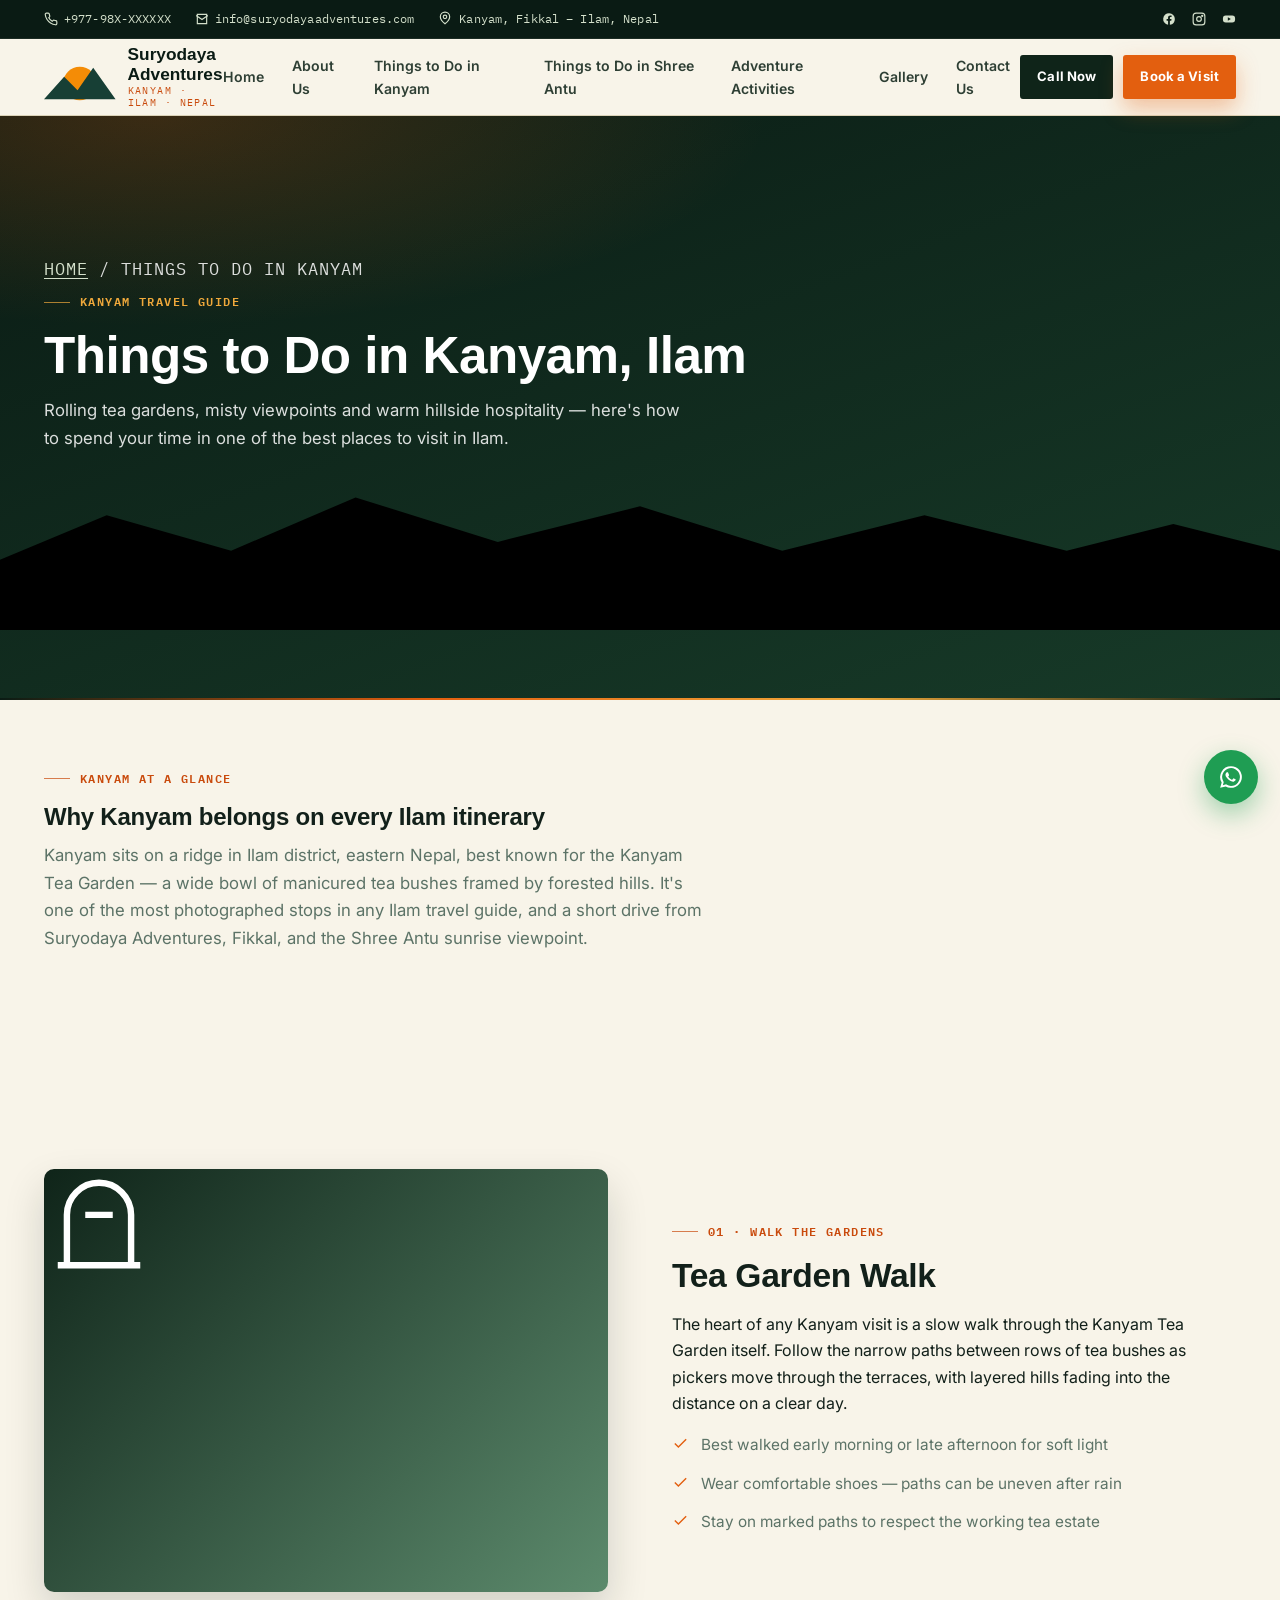
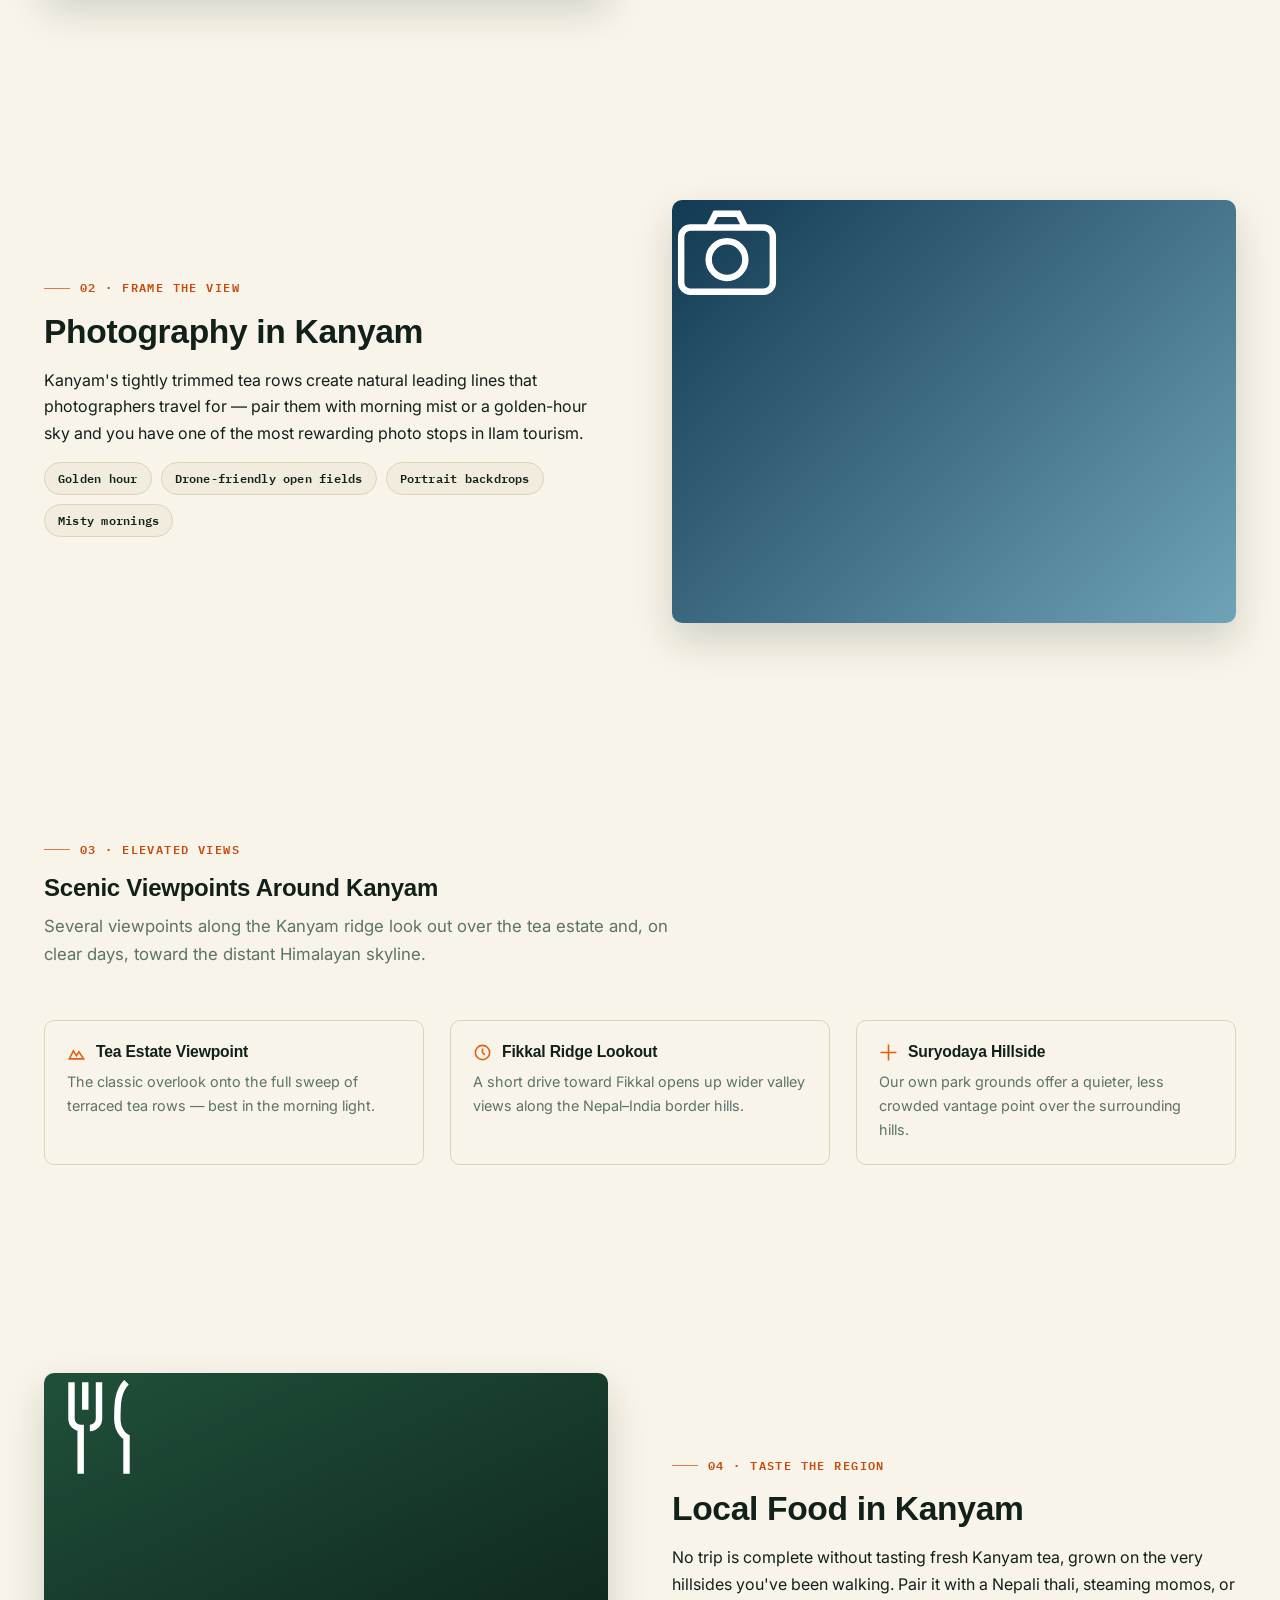
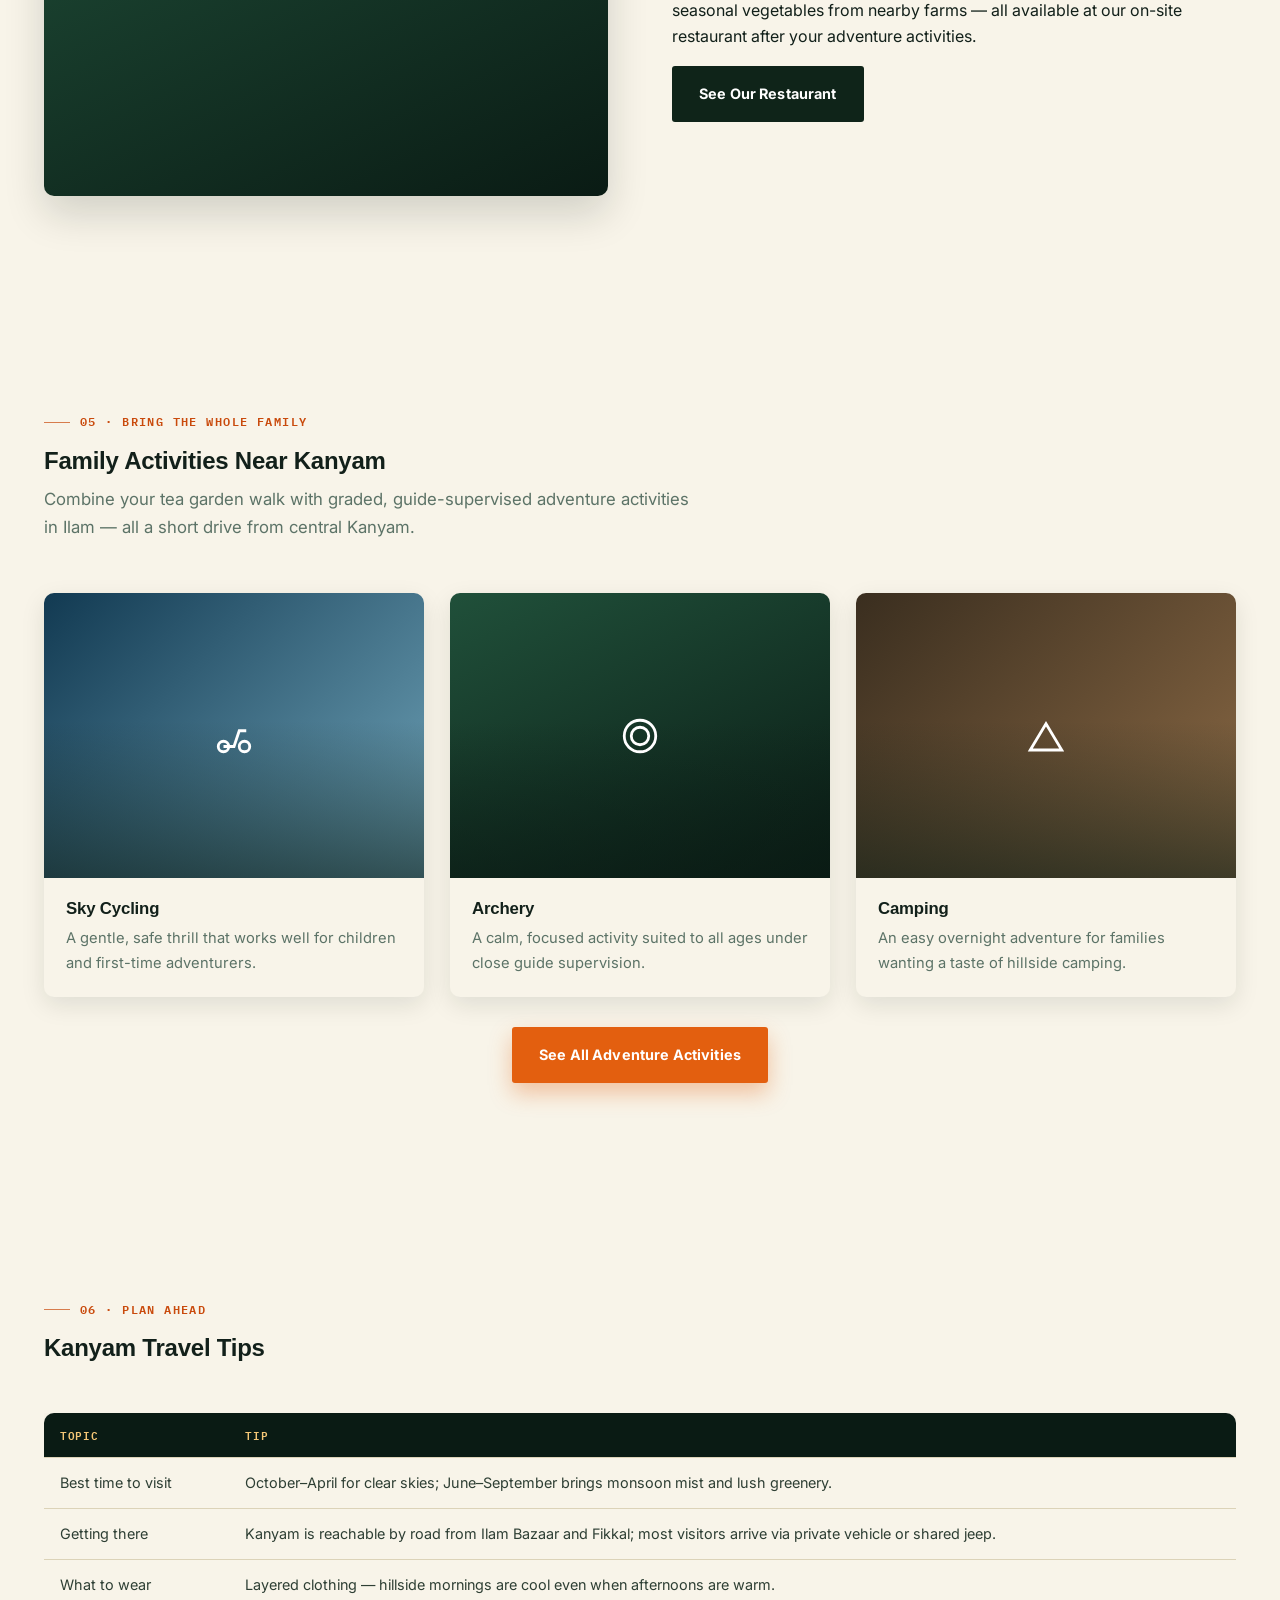
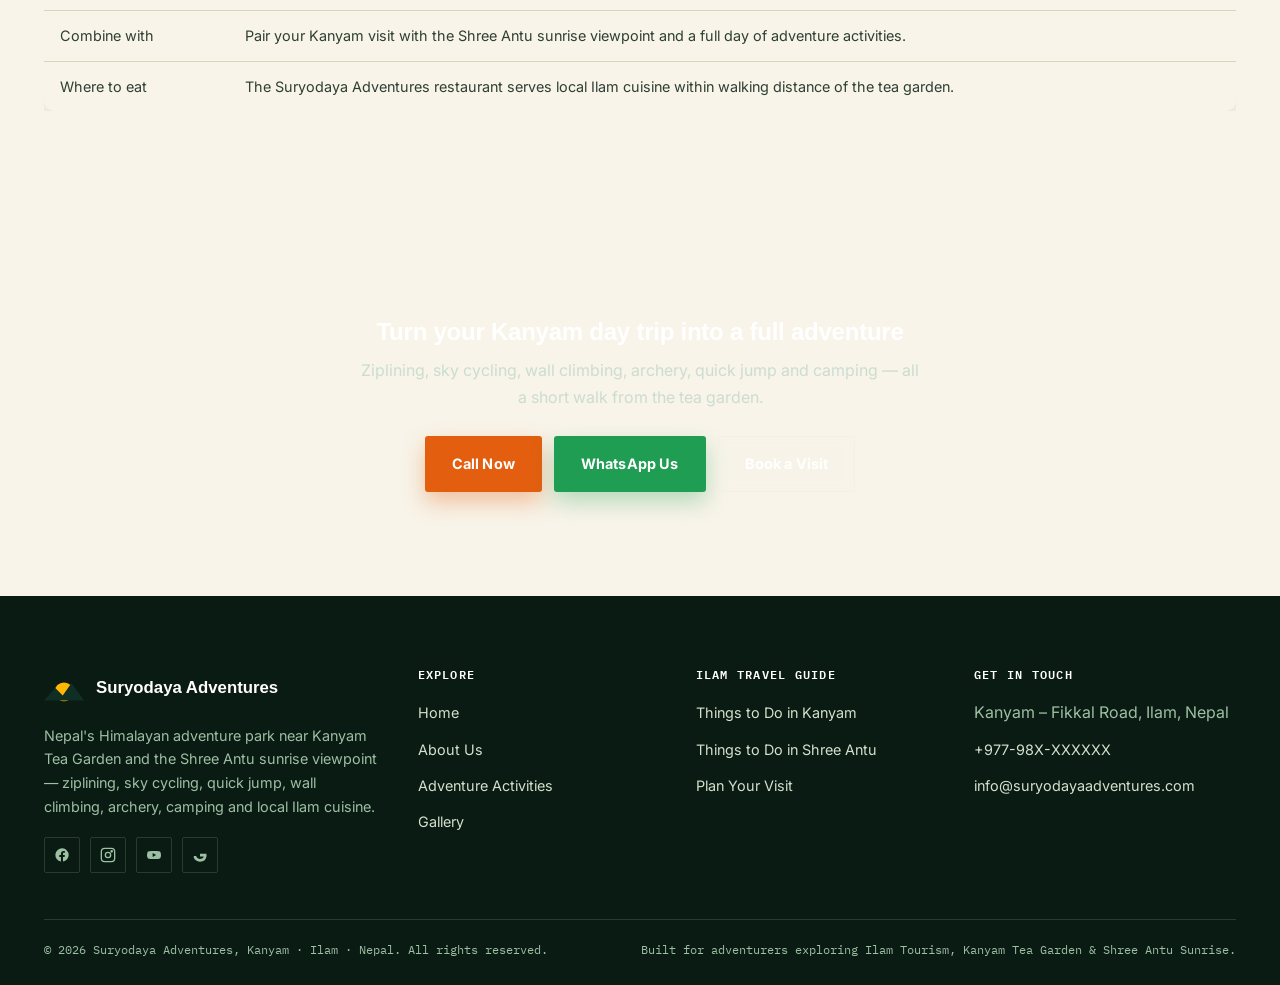
<file: sa_page_kanyam.html>
<!DOCTYPE html>
<html lang="en">
<head>
<meta charset="UTF-8">
<meta name="viewport" content="width=device-width, initial-scale=1.0">
<title>Things to Do in Kanyam | Kanyam Tea Garden Guide — Suryodaya Adventures</title>
<meta name="description" content="The complete guide to things to do in Kanyam: tea garden walks, photography spots, scenic viewpoints, local food and family activities near the Kanyam Tea Garden, Ilam.">
<meta name="keywords" content="Kanyam, Things to do in Kanyam, Kanyam Tea Garden, Ilam Tourism, Ilam Travel Guide, Best Places to Visit in Ilam">
<link rel="canonical" href="https://www.suryodayaadventures.com/kanyam.html">
<meta property="og:type" content="article">
<meta property="og:title" content="Things to Do in Kanyam | Kanyam Tea Garden Guide">
<meta property="og:description" content="Tea garden walks, photography spots, viewpoints, food and family activities — everything to do in Kanyam, Ilam.">
<meta name="theme-color" content="#173F35">
<link rel="icon" href="data:image/svg+xml,%3Csvg xmlns='http://www.w3.org/2000/svg' viewBox='0 0 64 64'%3E%3Ccircle cx='32' cy='40' r='16' fill='%23F48C06'/%3E%3Cpath d='M0 52 L20 30 L32 44 L44 26 L64 52 Z' fill='%23173F35'/%3E%3C/svg%3E">
<link rel="stylesheet" href="style.css">
<script type="application/ld+json">
{
  "@context": "https://schema.org",
  "@type": "FAQPage",
  "mainEntity": [
    {"@type":"Question","name":"What is Kanyam famous for?","acceptedAnswer":{"@type":"Answer","text":"Kanyam is famous for its sprawling tea gardens, terraced hillsides, misty viewpoints and as one of the most photographed stops on any Ilam travel guide itinerary."}},
    {"@type":"Question","name":"How much time do I need for things to do in Kanyam?","acceptedAnswer":{"@type":"Answer","text":"Most visitors spend half a day walking the tea garden and viewpoints, and a full day if combining it with adventure activities at Suryodaya Adventures."}}
  ]
}
</script>
</head>
<body>

<div class="topbar">
  <div class="container">
    <div class="topbar-left">
      <a href="tel:+97798XXXXXXXX"><svg viewBox="0 0 24 24" fill="none" stroke="currentColor" stroke-width="2"><path d="M22 16.92v3a2 2 0 0 1-2.18 2 19.79 19.79 0 0 1-8.63-3.07 19.5 19.5 0 0 1-6-6 19.79 19.79 0 0 1-3.07-8.67A2 2 0 0 1 4.11 2h3a2 2 0 0 1 2 1.72c.13.96.36 1.9.68 2.81a2 2 0 0 1-.45 2.11L8.09 9.91a16 16 0 0 0 6 6l1.27-1.27a2 2 0 0 1 2.11-.45c.91.32 1.85.55 2.81.68A2 2 0 0 1 22 16.92z"/></svg> +977-98X-XXXXXX</a>
      <a href="mailto:info@suryodayaadventures.com"><svg viewBox="0 0 24 24" fill="none" stroke="currentColor" stroke-width="2"><path d="M4 4h16v16H4z"/><path d="m22 6-10 7L2 6"/></svg> info@suryodayaadventures.com</a>
      <span><svg viewBox="0 0 24 24" fill="none" stroke="currentColor" stroke-width="2" style="width:14px;height:14px;vertical-align:-2px;"><path d="M20 10c0 6-8 12-8 12s-8-6-8-12a8 8 0 0 1 16 0Z"/><circle cx="12" cy="10" r="3"/></svg> Kanyam, Fikkal – Ilam, Nepal</span>
    </div>
    <div class="topbar-social">
      <a href="https://www.facebook.com/SZA.Ilam" aria-label="Facebook" target="_blank" rel="noopener"><svg viewBox="0 0 24 24" fill="currentColor"><path d="M22 12a10 10 0 1 0-11.6 9.9v-7H7.9V12h2.5V9.8c0-2.5 1.5-3.9 3.8-3.9 1.1 0 2.2.2 2.2.2v2.4h-1.3c-1.2 0-1.6.8-1.6 1.6V12h2.8l-.4 2.9h-2.4v7A10 10 0 0 0 22 12Z"/></svg></a>
      <a href="https://www.instagram.com/suryodaya_adventures/" aria-label="Instagram" target="_blank" rel="noopener"><svg viewBox="0 0 24 24" fill="none" stroke="currentColor" stroke-width="2"><rect x="2" y="2" width="20" height="20" rx="5"/><circle cx="12" cy="12" r="4"/><circle cx="17.5" cy="6.5" r="1"/></svg></a>
      <a href="https://www.youtube.com/@suryodaya.adventures" aria-label="YouTube" target="_blank" rel="noopener"><svg viewBox="0 0 24 24" fill="currentColor"><path d="M22 8.6a3 3 0 0 0-2.1-2.1C18.1 6 12 6 12 6s-6.1 0-7.9.5A3 3 0 0 0 2 8.6 31 31 0 0 0 1.5 12a31 31 0 0 0 .5 3.4 3 3 0 0 0 2.1 2.1C6 18 12 18 12 18s6.1 0 7.9-.5a3 3 0 0 0 2.1-2.1 31 31 0 0 0 .5-3.4 31 31 0 0 0-.5-3.4ZM10 15V9l5.2 3-5.2 3Z"/></svg></a>
    </div>
  </div>
</div>

<header class="nav">
  <div class="container">
    <a href="index.html" class="brand">
      <svg class="brand-mark" viewBox="0 0 64 64"><circle cx="32" cy="38" r="15" fill="#F48C06"/><path d="M0 52 L18 32 L30 44 L44 24 L64 52 Z" fill="#173F35"/></svg>
      <span class="brand-text"><strong>Suryodaya Adventures</strong><span>Kanyam · Ilam · Nepal</span></span>
    </a>
    <nav class="nav-links" id="nav-links">
      <a href="index.html">Home</a>
      <a href="about.html">About Us</a>
      <a href="kanyam.html">Things to Do in Kanyam</a>
      <a href="shree-antu.html">Things to Do in Shree Antu</a>
      <a href="activities.html">Adventure Activities</a>
      <a href="gallery.html">Gallery</a>
      <a href="contact.html">Contact Us</a>
    </nav>
    <div class="nav-cta">
      <a href="tel:+97798XXXXXXXX" class="btn btn-dark btn-sm">Call Now</a>
      <a href="contact.html" class="btn btn-primary btn-sm">Book a Visit</a>
    </div>
    <button class="nav-toggle" id="nav-toggle" aria-label="Toggle menu" aria-expanded="false"><span></span><span></span><span></span></button>
  </div>
</header>

<section class="page-hero">
  <div class="container">
    <p class="breadcrumb"><a href="index.html">Home</a> / Things to Do in Kanyam</p>
    <span class="eyebrow">Kanyam Travel Guide</span>
    <h1>Things to Do in Kanyam, Ilam</h1>
    <p>Rolling tea gardens, misty viewpoints and warm hillside hospitality — here's how to spend your time in one of the best places to visit in Ilam.</p>
  </div>
  <div class="hero-ridges" aria-hidden="true">
    <svg viewBox="0 0 1440 200" preserveAspectRatio="none"><path class="ridge-back" d="M0 120 L120 70 L260 110 L400 50 L560 100 L720 60 L880 110 L1040 70 L1200 110 L1320 80 L1440 110 L1440 200 L0 200 Z"/><path class="ridge-front" d="M0 160 L200 120 L380 160 L560 110 L740 155 L920 120 L1100 160 L1260 130 L1440 160 L1440 200 L0 200 Z"/></svg>
  </div>
</section>

<section class="section section--tight">
  <div class="container">
    <div class="section-head reveal">
      <span class="eyebrow">Kanyam at a Glance</span>
      <h2>Why Kanyam belongs on every Ilam itinerary</h2>
      <p>Kanyam sits on a ridge in Ilam district, eastern Nepal, best known for the Kanyam Tea Garden — a wide bowl of manicured tea bushes framed by forested hills. It's one of the most photographed stops in any Ilam travel guide, and a short drive from Suryodaya Adventures, Fikkal, and the Shree Antu sunrise viewpoint.</p>
    </div>
  </div>
</section>

<!-- Tea Garden Walk -->
<section class="section section--tea" id="tea-garden-walk">
  <div class="container">
    <div class="split reveal">
      <div class="split-media tone-tea">
        <svg width="110" height="110" viewBox="0 0 24 24" fill="none" stroke="#fff" stroke-width="1.4"><path d="M3 21h18M5 21V10a7 7 0 0 1 14 0v11"/><path d="M9 10h6"/></svg>
      </div>
      <div>
        <span class="eyebrow">01 · Walk the Gardens</span>
        <h2>Tea Garden Walk</h2>
        <p>The heart of any Kanyam visit is a slow walk through the Kanyam Tea Garden itself. Follow the narrow paths between rows of tea bushes as pickers move through the terraces, with layered hills fading into the distance on a clear day.</p>
        <ul class="tick-list">
          <li><svg viewBox="0 0 24 24" fill="none" stroke="currentColor" stroke-width="2"><path d="M20 6 9 17l-5-5"/></svg> Best walked early morning or late afternoon for soft light</li>
          <li><svg viewBox="0 0 24 24" fill="none" stroke="currentColor" stroke-width="2"><path d="M20 6 9 17l-5-5"/></svg> Wear comfortable shoes — paths can be uneven after rain</li>
          <li><svg viewBox="0 0 24 24" fill="none" stroke="currentColor" stroke-width="2"><path d="M20 6 9 17l-5-5"/></svg> Stay on marked paths to respect the working tea estate</li>
        </ul>
      </div>
    </div>
  </div>
</section>

<!-- Photography -->
<section class="section" id="photography">
  <div class="container">
    <div class="split reveal">
      <div>
        <span class="eyebrow">02 · Frame the View</span>
        <h2>Photography in Kanyam</h2>
        <p>Kanyam's tightly trimmed tea rows create natural leading lines that photographers travel for — pair them with morning mist or a golden-hour sky and you have one of the most rewarding photo stops in Ilam tourism.</p>
        <div class="pill-row">
          <span class="pill">Golden hour</span>
          <span class="pill">Drone-friendly open fields</span>
          <span class="pill">Portrait backdrops</span>
          <span class="pill">Misty mornings</span>
        </div>
      </div>
      <div class="split-media tone-sky">
        <svg width="110" height="110" viewBox="0 0 24 24" fill="none" stroke="#fff" stroke-width="1.4"><rect x="2" y="6" width="20" height="14" rx="2"/><circle cx="12" cy="13" r="4"/><path d="M8 6l1.5-3h5L16 6"/></svg>
      </div>
    </div>
  </div>
</section>

<!-- Scenic Viewpoints -->
<section class="section section--tea" id="scenic-viewpoints">
  <div class="container">
    <div class="section-head reveal">
      <span class="eyebrow">03 · Elevated Views</span>
      <h2>Scenic Viewpoints Around Kanyam</h2>
      <p>Several viewpoints along the Kanyam ridge look out over the tea estate and, on clear days, toward the distant Himalayan skyline.</p>
    </div>
    <div class="grid grid-3 reveal">
      <div class="tip-card"><h4><svg viewBox="0 0 24 24" fill="none" stroke="currentColor" stroke-width="2"><path d="M3 20 8 10l4 6 3-5 6 9Z"/></svg> Tea Estate Viewpoint</h4><p>The classic overlook onto the full sweep of terraced tea rows — best in the morning light.</p></div>
      <div class="tip-card"><h4><svg viewBox="0 0 24 24" fill="none" stroke="currentColor" stroke-width="2"><circle cx="12" cy="12" r="9"/><path d="M12 7v5l3 3"/></svg> Fikkal Ridge Lookout</h4><p>A short drive toward Fikkal opens up wider valley views along the Nepal–India border hills.</p></div>
      <div class="tip-card"><h4><svg viewBox="0 0 24 24" fill="none" stroke="currentColor" stroke-width="2"><path d="M12 2v20M2 12h20"/></svg> Suryodaya Hillside</h4><p>Our own park grounds offer a quieter, less crowded vantage point over the surrounding hills.</p></div>
    </div>
  </div>
</section>

<!-- Local Food -->
<section class="section" id="local-food">
  <div class="container">
    <div class="split reveal">
      <div class="split-media tone-food">
        <svg width="110" height="110" viewBox="0 0 24 24" fill="none" stroke="#fff" stroke-width="1.4"><path d="M6 2v8a2 2 0 0 0 2 2v10M6 2v6M9 2v6M12 2v8a2 2 0 0 1-2 2M18 2c-2 2-2 5-2 8s2 4 2 4v8"/></svg>
      </div>
      <div>
        <span class="eyebrow">04 · Taste the Region</span>
        <h2>Local Food in Kanyam</h2>
        <p>No trip is complete without tasting fresh Kanyam tea, grown on the very hillsides you've been walking. Pair it with a Nepali thali, steaming momos, or seasonal vegetables from nearby farms — all available at our on-site restaurant after your adventure activities.</p>
        <a href="index.html#featured" class="btn btn-dark">See Our Restaurant</a>
      </div>
    </div>
  </div>
</section>

<!-- Family Activities -->
<section class="section section--tea" id="family-activities">
  <div class="container">
    <div class="section-head reveal">
      <span class="eyebrow">05 · Bring the Whole Family</span>
      <h2>Family Activities Near Kanyam</h2>
      <p>Combine your tea garden walk with graded, guide-supervised adventure activities in Ilam — all a short drive from central Kanyam.</p>
    </div>
    <div class="grid grid-3 reveal">
      <div class="card">
        <div class="media tone-sky"><svg class="media-icon" viewBox="0 0 24 24" fill="none" stroke="#fff" stroke-width="1.6"><circle cx="6" cy="18" r="3"/><circle cx="18" cy="18" r="3"/><path d="M6 18h6l3-9h4M12 18l3-9"/></svg></div>
        <div class="card-body"><h3>Sky Cycling</h3><p>A gentle, safe thrill that works well for children and first-time adventurers.</p></div>
      </div>
      <div class="card">
        <div class="media tone-archery"><svg class="media-icon" viewBox="0 0 24 24" fill="none" stroke="#fff" stroke-width="1.6"><circle cx="12" cy="12" r="9"/><circle cx="12" cy="12" r="5"/></svg></div>
        <div class="card-body"><h3>Archery</h3><p>A calm, focused activity suited to all ages under close guide supervision.</p></div>
      </div>
      <div class="card">
        <div class="media tone-camp"><svg class="media-icon" viewBox="0 0 24 24" fill="none" stroke="#fff" stroke-width="1.6"><path d="M3 20 12 5l9 15Z"/></svg></div>
        <div class="card-body"><h3>Camping</h3><p>An easy overnight adventure for families wanting a taste of hillside camping.</p></div>
      </div>
    </div>
    <div class="text-center" style="margin-top:30px;"><a href="activities.html" class="btn btn-primary">See All Adventure Activities</a></div>
  </div>
</section>

<!-- Travel Tips -->
<section class="section" id="travel-tips">
  <div class="container">
    <div class="section-head reveal">
      <span class="eyebrow">06 · Plan Ahead</span>
      <h2>Kanyam Travel Tips</h2>
    </div>
    <div class="table-wrap reveal">
      <table class="info-table">
        <thead><tr><th>Topic</th><th>Tip</th></tr></thead>
        <tbody>
          <tr><td>Best time to visit</td><td>October–April for clear skies; June–September brings monsoon mist and lush greenery.</td></tr>
          <tr><td>Getting there</td><td>Kanyam is reachable by road from Ilam Bazaar and Fikkal; most visitors arrive via private vehicle or shared jeep.</td></tr>
          <tr><td>What to wear</td><td>Layered clothing — hillside mornings are cool even when afternoons are warm.</td></tr>
          <tr><td>Combine with</td><td>Pair your Kanyam visit with the Shree Antu sunrise viewpoint and a full day of adventure activities.</td></tr>
          <tr><td>Where to eat</td><td>The Suryodaya Adventures restaurant serves local Ilam cuisine within walking distance of the tea garden.</td></tr>
        </tbody>
      </table>
    </div>
  </div>
</section>

<section class="section section--forest">
  <div class="container text-center reveal">
    <h2 style="color:#fff;">Turn your Kanyam day trip into a full adventure</h2>
    <p style="color:#CBDCD1;max-width:560px;margin:0 auto 26px;">Ziplining, sky cycling, wall climbing, archery, quick jump and camping — all a short walk from the tea garden.</p>
    <div class="cta-row" style="justify-content:center;">
      <a href="tel:+97798XXXXXXXX" class="btn btn-primary">Call Now</a>
      <a href="https://wa.me/97798XXXXXXXX" target="_blank" rel="noopener" class="btn btn-whatsapp">WhatsApp Us</a>
      <a href="contact.html" class="btn btn-ghost">Book a Visit</a>
    </div>
  </div>
</section>

<footer class="footer">
  <div class="container">
    <div class="footer-grid">
      <div>
        <div class="footer-brand">
          <svg width="40" height="40" viewBox="0 0 64 64"><circle cx="32" cy="38" r="15" fill="#FFB703"/><path d="M0 52 L18 32 L30 44 L44 24 L64 52 Z" fill="#0F2E24"/></svg>
          <strong>Suryodaya Adventures</strong>
        </div>
        <p>Nepal's Himalayan adventure park near Kanyam Tea Garden and the Shree Antu sunrise viewpoint — ziplining, sky cycling, quick jump, wall climbing, archery, camping and local Ilam cuisine.</p>
        <div class="footer-social">
          <a href="https://www.facebook.com/SZA.Ilam" target="_blank" rel="noopener" aria-label="Facebook"><svg viewBox="0 0 24 24" fill="currentColor"><path d="M22 12a10 10 0 1 0-11.6 9.9v-7H7.9V12h2.5V9.8c0-2.5 1.5-3.9 3.8-3.9 1.1 0 2.2.2 2.2.2v2.4h-1.3c-1.2 0-1.6.8-1.6 1.6V12h2.8l-.4 2.9h-2.4v7A10 10 0 0 0 22 12Z"/></svg></a>
          <a href="https://www.instagram.com/suryodaya_adventures/" target="_blank" rel="noopener" aria-label="Instagram"><svg viewBox="0 0 24 24" fill="none" stroke="currentColor" stroke-width="2"><rect x="2" y="2" width="20" height="20" rx="5"/><circle cx="12" cy="12" r="4"/><circle cx="17.5" cy="6.5" r="1"/></svg></a>
          <a href="https://www.youtube.com/@suryodaya.adventures" target="_blank" rel="noopener" aria-label="YouTube"><svg viewBox="0 0 24 24" fill="currentColor"><path d="M22 8.6a3 3 0 0 0-2.1-2.1C18.1 6 12 6 12 6s-6.1 0-7.9.5A3 3 0 0 0 2 8.6 31 31 0 0 0 1.5 12a31 31 0 0 0 .5 3.4 3 3 0 0 0 2.1 2.1C6 18 12 18 12 18s6.1 0 7.9-.5a3 3 0 0 0 2.1-2.1 31 31 0 0 0 .5-3.4 31 31 0 0 0-.5-3.4ZM10 15V9l5.2 3-5.2 3Z"/></svg></a>
          <a href="https://share.google/CqwBEQFM11uiBEy4R" target="_blank" rel="noopener" aria-label="Google Reviews"><svg viewBox="0 0 24 24" fill="currentColor"><path d="M21.8 12.2c0-.7-.1-1.4-.2-2H12v3.9h5.5c-.2 1.3-1 2.4-2.1 3.1v2.6h3.4c2-1.9 3-4.6 3-7.6Z"/><path d="M12 22c2.8 0 5.2-.9 6.9-2.5l-3.4-2.6c-.9.6-2.1 1-3.5 1-2.7 0-5-1.8-5.8-4.3H2.7v2.7A10 10 0 0 0 12 22Z"/></svg></a>
        </div>
      </div>
      <div>
        <h4>Explore</h4>
        <ul class="footer-links">
          <li><a href="index.html">Home</a></li>
          <li><a href="about.html">About Us</a></li>
          <li><a href="activities.html">Adventure Activities</a></li>
          <li><a href="gallery.html">Gallery</a></li>
        </ul>
      </div>
      <div>
        <h4>Ilam Travel Guide</h4>
        <ul class="footer-links">
          <li><a href="kanyam.html">Things to Do in Kanyam</a></li>
          <li><a href="shree-antu.html">Things to Do in Shree Antu</a></li>
          <li><a href="contact.html">Plan Your Visit</a></li>
        </ul>
      </div>
      <div>
        <h4>Get in Touch</h4>
        <ul class="footer-links">
          <li>Kanyam – Fikkal Road, Ilam, Nepal</li>
          <li><a href="tel:+97798XXXXXXXX">+977-98X-XXXXXX</a></li>
          <li><a href="mailto:info@suryodayaadventures.com">info@suryodayaadventures.com</a></li>
        </ul>
      </div>
    </div>
    <div class="footer-bottom">
      <span>© <span id="year"></span> Suryodaya Adventures, Kanyam · Ilam · Nepal. All rights reserved.</span>
      <span>Built for adventurers exploring Ilam Tourism, Kanyam Tea Garden &amp; Shree Antu Sunrise.</span>
    </div>
  </div>
</footer>

<a href="https://wa.me/97798XXXXXXXX" target="_blank" rel="noopener" class="float-whatsapp" aria-label="Chat on WhatsApp">
  <svg viewBox="0 0 24 24" fill="currentColor"><path d="M12 2a10 10 0 0 0-8.6 15.1L2 22l5.1-1.3A10 10 0 1 0 12 2Zm0 18.2a8.2 8.2 0 0 1-4.2-1.2l-.3-.2-3 .8.8-2.9-.2-.3A8.2 8.2 0 1 1 12 20.2Zm4.5-6.1c-.2-.1-1.5-.7-1.7-.8-.2-.1-.4-.1-.6.1-.2.2-.7.8-.8 1-.1.1-.3.2-.5.1-.2-.1-1-.4-2-1.2-.7-.6-1.2-1.4-1.4-1.6-.1-.2 0-.4.1-.5.1-.1.2-.3.4-.4.1-.1.2-.2.2-.4.1-.1 0-.3 0-.4-.1-.1-.6-1.4-.8-1.9-.2-.5-.4-.4-.6-.4h-.5c-.2 0-.4.1-.6.3-.2.2-.8.8-.8 1.9s.8 2.2.9 2.4c.1.1 1.6 2.5 3.9 3.4.5.2 1 .4 1.3.5.5.2 1 .1 1.4.1.4-.1 1.5-.6 1.7-1.2.2-.6.2-1.1.1-1.2-.1-.1-.2-.2-.4-.3Z"/></svg>
</a>

<div class="mobile-call-bar">
  <a href="tel:+97798XXXXXXXX" class="btn btn-dark btn-sm">Call Now</a>
  <a href="https://wa.me/97798XXXXXXXX" target="_blank" rel="noopener" class="btn btn-whatsapp btn-sm">WhatsApp</a>
  <a href="contact.html" class="btn btn-primary btn-sm">Book Visit</a>
</div>

<script src="script.js"></script>
</body>
</html>
</file>
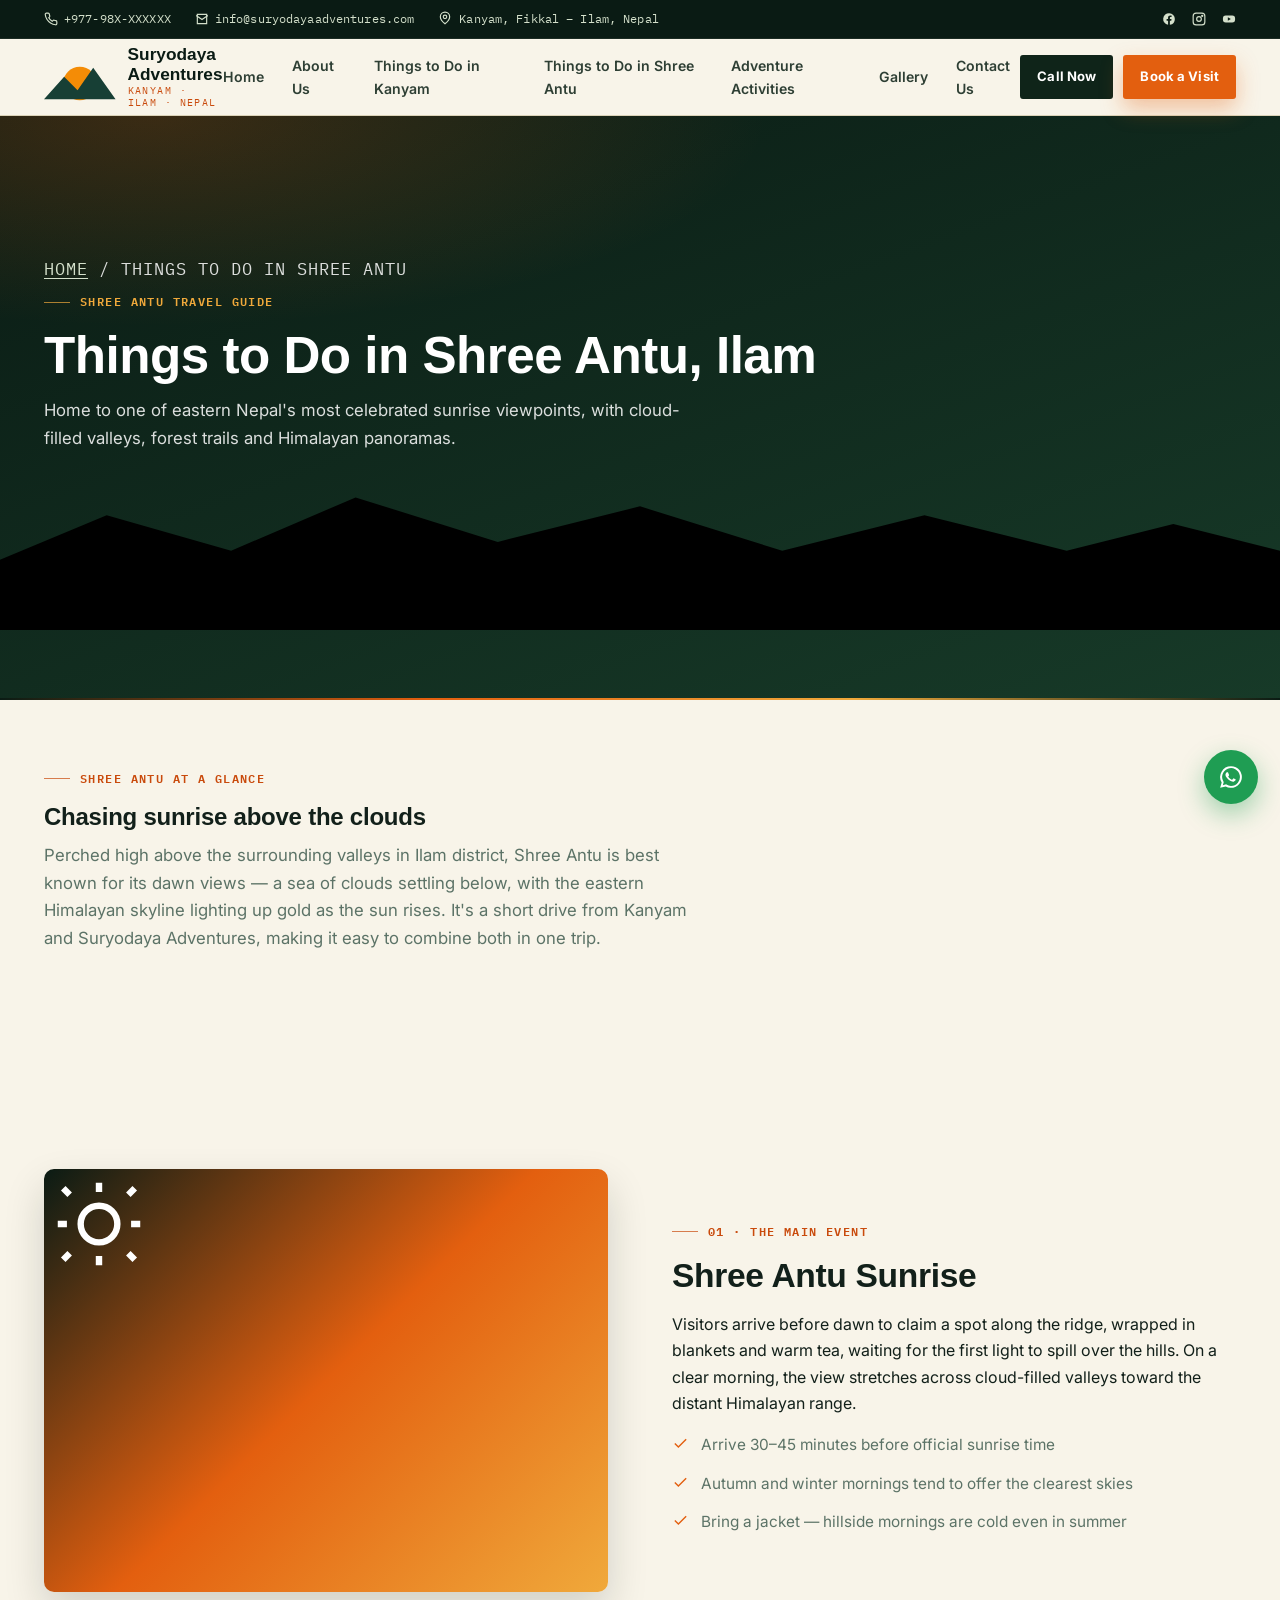
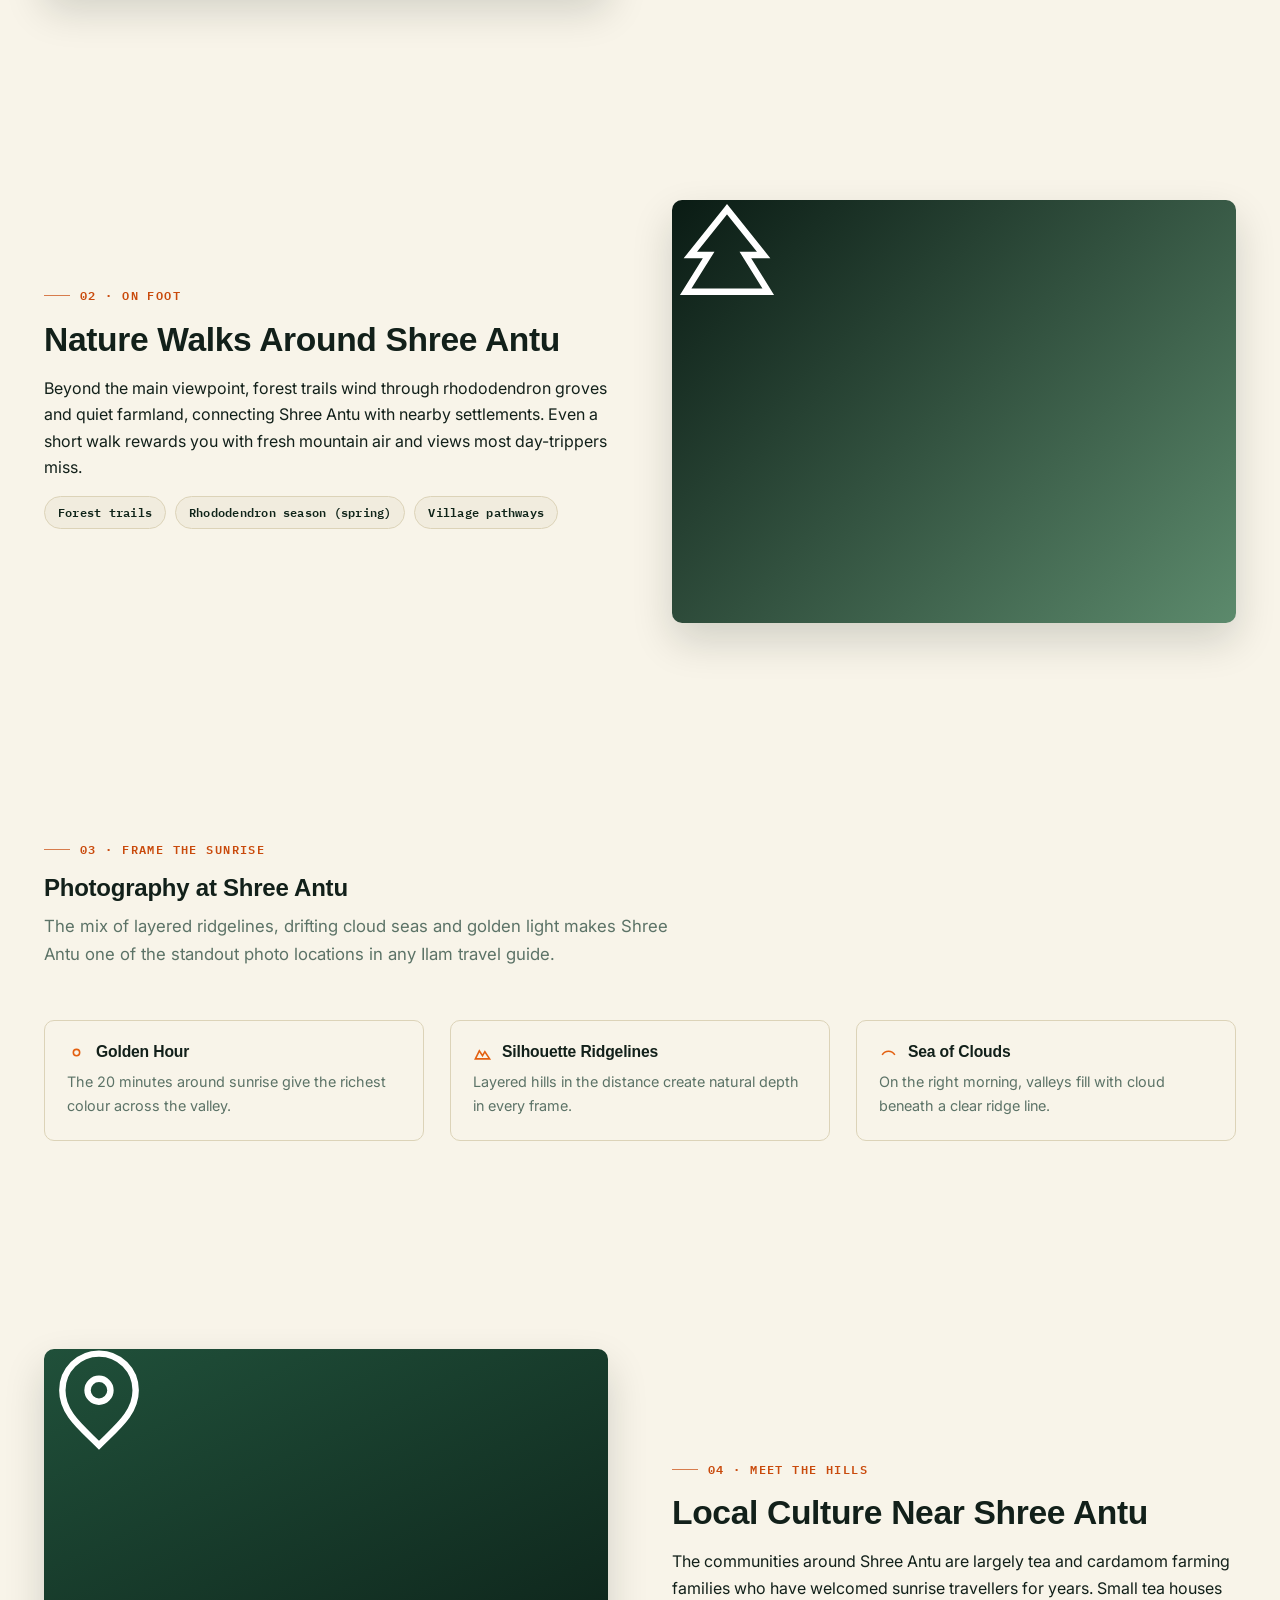
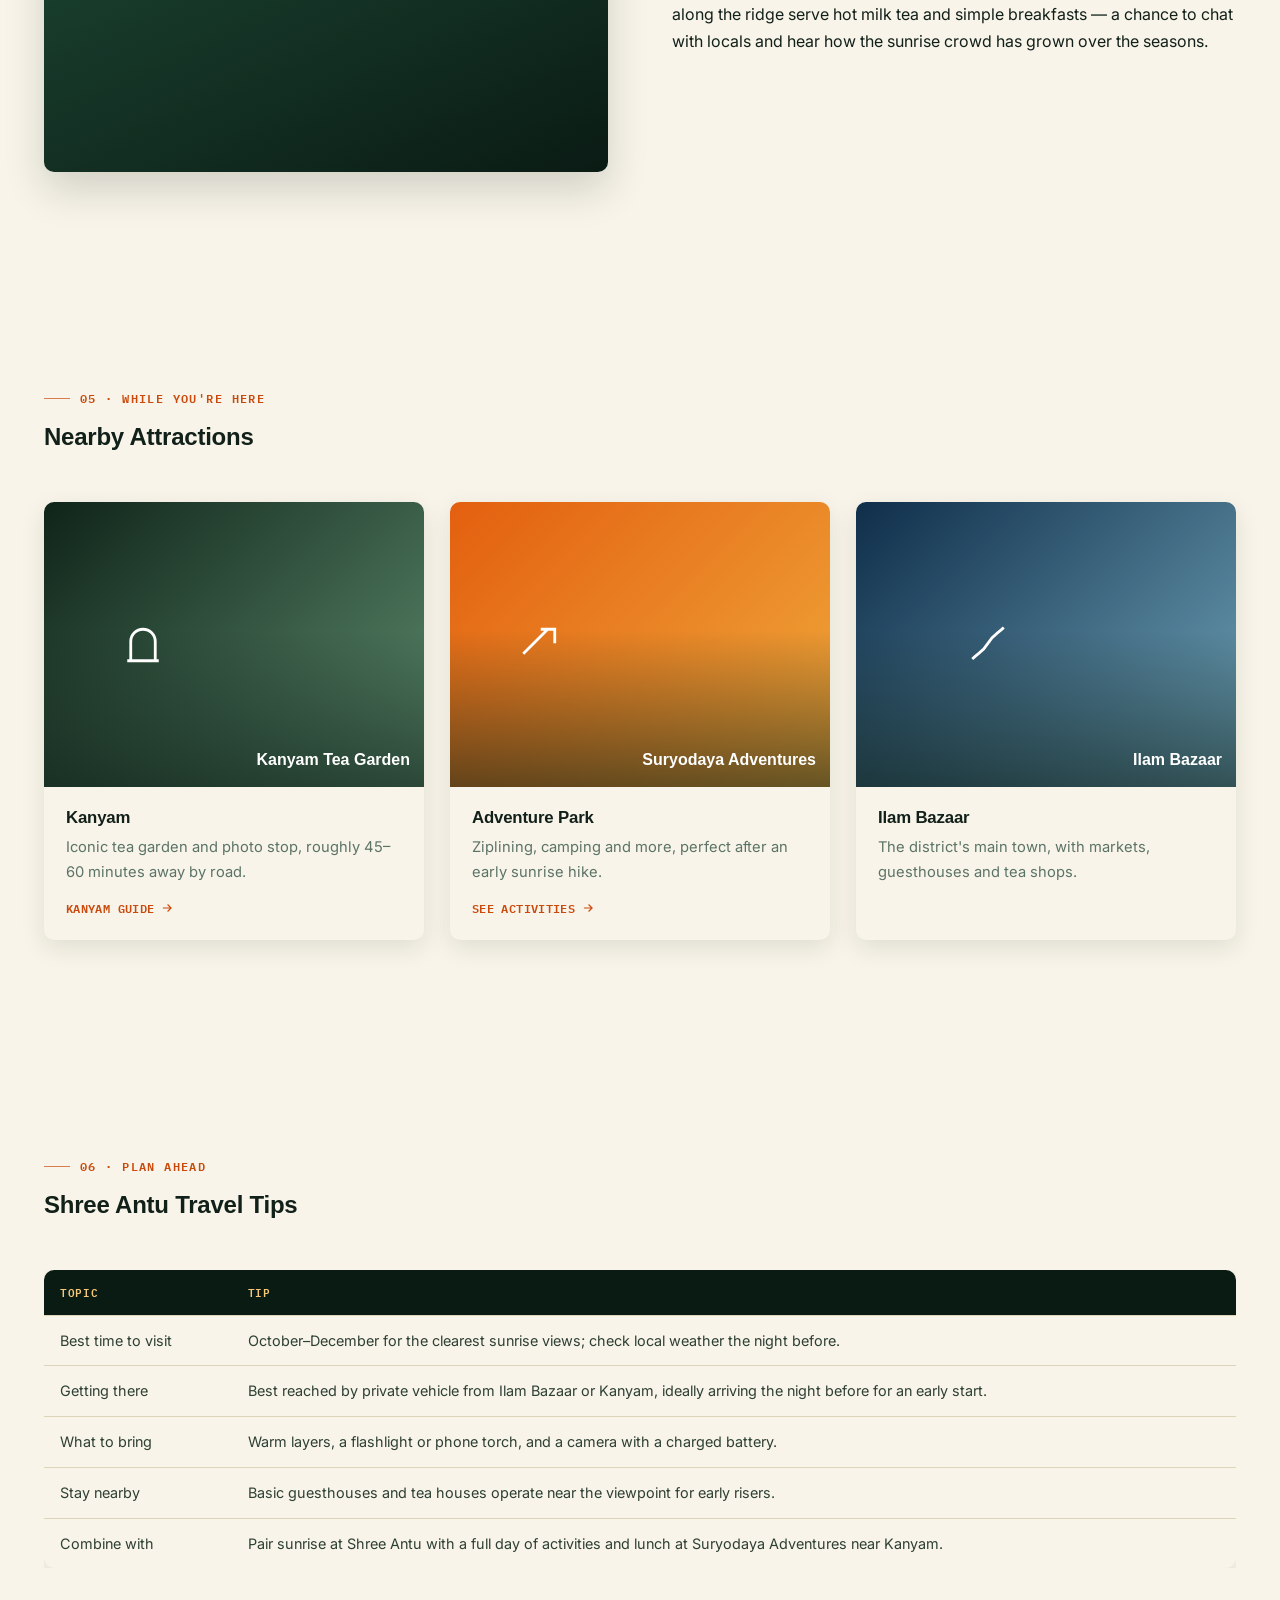
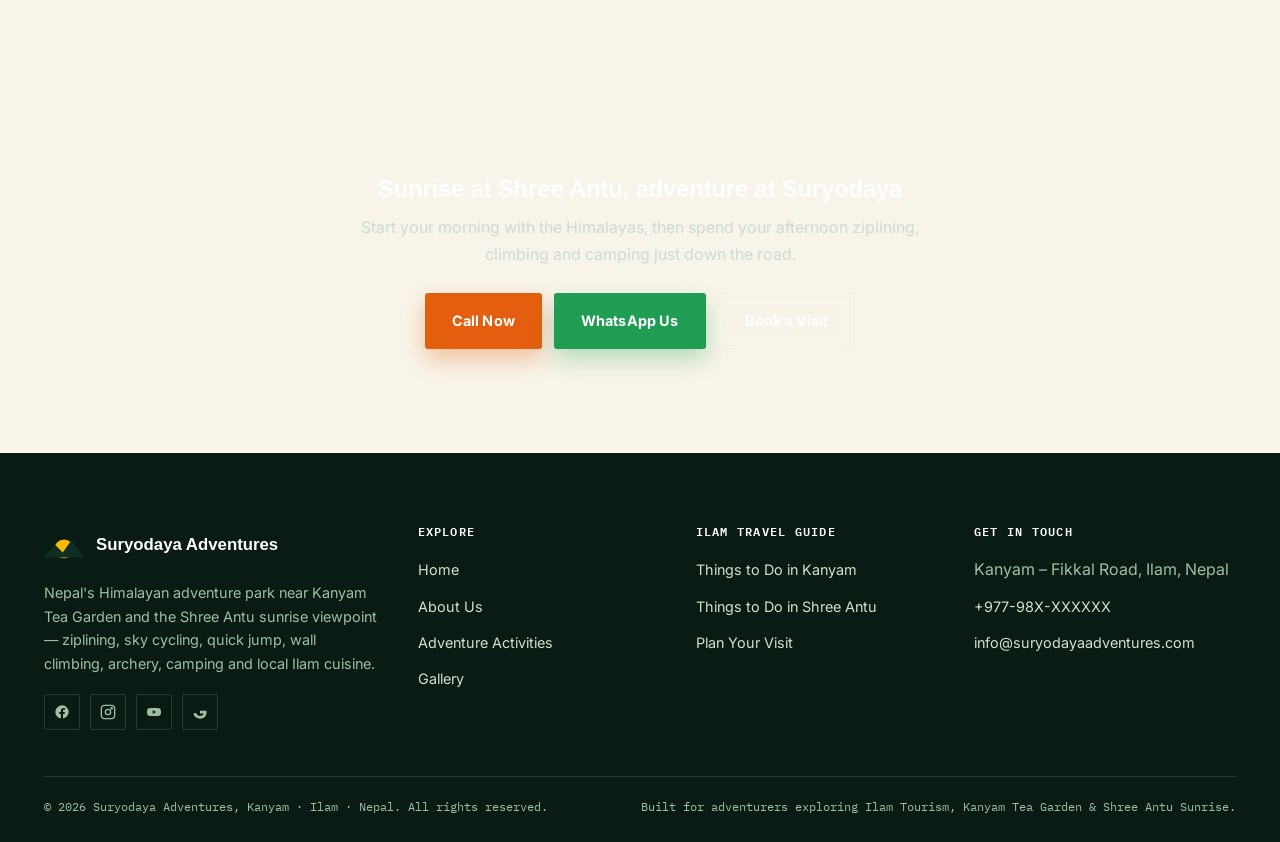
<file: sa_page_shree-antu.html>
<!DOCTYPE html>
<html lang="en">
<head>
<meta charset="UTF-8">
<meta name="viewport" content="width=device-width, initial-scale=1.0">
<title>Things to Do in Shree Antu | Shree Antu Sunrise Guide — Suryodaya Adventures</title>
<meta name="description" content="Plan your Shree Antu sunrise trip: nature walks, photography, local culture and nearby attractions near Kanyam and Ilam. A complete things to do in Shree Antu guide.">
<meta name="keywords" content="Shree Antu, Things to do in Shree Antu, Shree Antu Sunrise, Kanyam, Ilam Tourism, Ilam Travel Guide, Best Places to Visit in Ilam">
<link rel="canonical" href="https://www.suryodayaadventures.com/shree-antu.html">
<meta property="og:type" content="article">
<meta property="og:title" content="Things to Do in Shree Antu | Sunrise Guide">
<meta property="og:description" content="Sunrise views, nature walks, photography and nearby attractions around Shree Antu, Ilam.">
<meta name="theme-color" content="#173F35">
<link rel="icon" href="data:image/svg+xml,%3Csvg xmlns='http://www.w3.org/2000/svg' viewBox='0 0 64 64'%3E%3Ccircle cx='32' cy='40' r='16' fill='%23F48C06'/%3E%3Cpath d='M0 52 L20 30 L32 44 L44 26 L64 52 Z' fill='%23173F35'/%3E%3C/svg%3E">
<link rel="stylesheet" href="style.css">
<script type="application/ld+json">
{
  "@context": "https://schema.org",
  "@type": "FAQPage",
  "mainEntity": [
    {"@type":"Question","name":"What time should I arrive at Shree Antu for sunrise?","acceptedAnswer":{"@type":"Answer","text":"Arrive at least 30 to 45 minutes before sunrise to find a good viewpoint and watch the sky change colour before the sun appears."}},
    {"@type":"Question","name":"Can I see the Himalayas from Shree Antu?","acceptedAnswer":{"@type":"Answer","text":"On clear mornings, Shree Antu offers views toward the eastern Himalayan range including Kanchenjunga, alongside a sea of clouds filling the valleys below."}}
  ]
}
</script>
</head>
<body>

<div class="topbar">
  <div class="container">
    <div class="topbar-left">
      <a href="tel:+97798XXXXXXXX"><svg viewBox="0 0 24 24" fill="none" stroke="currentColor" stroke-width="2"><path d="M22 16.92v3a2 2 0 0 1-2.18 2 19.79 19.79 0 0 1-8.63-3.07 19.5 19.5 0 0 1-6-6 19.79 19.79 0 0 1-3.07-8.67A2 2 0 0 1 4.11 2h3a2 2 0 0 1 2 1.72c.13.96.36 1.9.68 2.81a2 2 0 0 1-.45 2.11L8.09 9.91a16 16 0 0 0 6 6l1.27-1.27a2 2 0 0 1 2.11-.45c.91.32 1.85.55 2.81.68A2 2 0 0 1 22 16.92z"/></svg> +977-98X-XXXXXX</a>
      <a href="mailto:info@suryodayaadventures.com"><svg viewBox="0 0 24 24" fill="none" stroke="currentColor" stroke-width="2"><path d="M4 4h16v16H4z"/><path d="m22 6-10 7L2 6"/></svg> info@suryodayaadventures.com</a>
      <span><svg viewBox="0 0 24 24" fill="none" stroke="currentColor" stroke-width="2" style="width:14px;height:14px;vertical-align:-2px;"><path d="M20 10c0 6-8 12-8 12s-8-6-8-12a8 8 0 0 1 16 0Z"/><circle cx="12" cy="10" r="3"/></svg> Kanyam, Fikkal – Ilam, Nepal</span>
    </div>
    <div class="topbar-social">
      <a href="https://www.facebook.com/SZA.Ilam" aria-label="Facebook" target="_blank" rel="noopener"><svg viewBox="0 0 24 24" fill="currentColor"><path d="M22 12a10 10 0 1 0-11.6 9.9v-7H7.9V12h2.5V9.8c0-2.5 1.5-3.9 3.8-3.9 1.1 0 2.2.2 2.2.2v2.4h-1.3c-1.2 0-1.6.8-1.6 1.6V12h2.8l-.4 2.9h-2.4v7A10 10 0 0 0 22 12Z"/></svg></a>
      <a href="https://www.instagram.com/suryodaya_adventures/" aria-label="Instagram" target="_blank" rel="noopener"><svg viewBox="0 0 24 24" fill="none" stroke="currentColor" stroke-width="2"><rect x="2" y="2" width="20" height="20" rx="5"/><circle cx="12" cy="12" r="4"/><circle cx="17.5" cy="6.5" r="1"/></svg></a>
      <a href="https://www.youtube.com/@suryodaya.adventures" aria-label="YouTube" target="_blank" rel="noopener"><svg viewBox="0 0 24 24" fill="currentColor"><path d="M22 8.6a3 3 0 0 0-2.1-2.1C18.1 6 12 6 12 6s-6.1 0-7.9.5A3 3 0 0 0 2 8.6 31 31 0 0 0 1.5 12a31 31 0 0 0 .5 3.4 3 3 0 0 0 2.1 2.1C6 18 12 18 12 18s6.1 0 7.9-.5a3 3 0 0 0 2.1-2.1 31 31 0 0 0 .5-3.4 31 31 0 0 0-.5-3.4ZM10 15V9l5.2 3-5.2 3Z"/></svg></a>
    </div>
  </div>
</div>

<header class="nav">
  <div class="container">
    <a href="index.html" class="brand">
      <svg class="brand-mark" viewBox="0 0 64 64"><circle cx="32" cy="38" r="15" fill="#F48C06"/><path d="M0 52 L18 32 L30 44 L44 24 L64 52 Z" fill="#173F35"/></svg>
      <span class="brand-text"><strong>Suryodaya Adventures</strong><span>Kanyam · Ilam · Nepal</span></span>
    </a>
    <nav class="nav-links" id="nav-links">
      <a href="index.html">Home</a>
      <a href="about.html">About Us</a>
      <a href="kanyam.html">Things to Do in Kanyam</a>
      <a href="shree-antu.html">Things to Do in Shree Antu</a>
      <a href="activities.html">Adventure Activities</a>
      <a href="gallery.html">Gallery</a>
      <a href="contact.html">Contact Us</a>
    </nav>
    <div class="nav-cta">
      <a href="tel:+97798XXXXXXXX" class="btn btn-dark btn-sm">Call Now</a>
      <a href="contact.html" class="btn btn-primary btn-sm">Book a Visit</a>
    </div>
    <button class="nav-toggle" id="nav-toggle" aria-label="Toggle menu" aria-expanded="false"><span></span><span></span><span></span></button>
  </div>
</header>

<section class="page-hero">
  <div class="container">
    <p class="breadcrumb"><a href="index.html">Home</a> / Things to Do in Shree Antu</p>
    <span class="eyebrow">Shree Antu Travel Guide</span>
    <h1>Things to Do in Shree Antu, Ilam</h1>
    <p>Home to one of eastern Nepal's most celebrated sunrise viewpoints, with cloud-filled valleys, forest trails and Himalayan panoramas.</p>
  </div>
  <div class="hero-ridges" aria-hidden="true">
    <svg viewBox="0 0 1440 200" preserveAspectRatio="none"><path class="ridge-back" d="M0 120 L120 70 L260 110 L400 50 L560 100 L720 60 L880 110 L1040 70 L1200 110 L1320 80 L1440 110 L1440 200 L0 200 Z"/><path class="ridge-front" d="M0 160 L200 120 L380 160 L560 110 L740 155 L920 120 L1100 160 L1260 130 L1440 160 L1440 200 L0 200 Z"/></svg>
  </div>
</section>

<section class="section section--tight">
  <div class="container">
    <div class="section-head reveal">
      <span class="eyebrow">Shree Antu at a Glance</span>
      <h2>Chasing sunrise above the clouds</h2>
      <p>Perched high above the surrounding valleys in Ilam district, Shree Antu is best known for its dawn views — a sea of clouds settling below, with the eastern Himalayan skyline lighting up gold as the sun rises. It's a short drive from Kanyam and Suryodaya Adventures, making it easy to combine both in one trip.</p>
    </div>
  </div>
</section>

<!-- Sunrise View -->
<section class="section section--tea" id="sunrise-view">
  <div class="container">
    <div class="split reveal">
      <div class="split-media tone-sunrise">
        <svg width="110" height="110" viewBox="0 0 24 24" fill="none" stroke="#fff" stroke-width="1.4"><circle cx="12" cy="12" r="4"/><path d="M12 3v2M12 19v2M4.2 4.2l1.4 1.4M18.4 18.4l1.4 1.4M3 12h2M19 12h2M4.2 19.8l1.4-1.4M18.4 5.6l1.4-1.4"/></svg>
      </div>
      <div>
        <span class="eyebrow">01 · The Main Event</span>
        <h2>Shree Antu Sunrise</h2>
        <p>Visitors arrive before dawn to claim a spot along the ridge, wrapped in blankets and warm tea, waiting for the first light to spill over the hills. On a clear morning, the view stretches across cloud-filled valleys toward the distant Himalayan range.</p>
        <ul class="tick-list">
          <li><svg viewBox="0 0 24 24" fill="none" stroke="currentColor" stroke-width="2"><path d="M20 6 9 17l-5-5"/></svg> Arrive 30–45 minutes before official sunrise time</li>
          <li><svg viewBox="0 0 24 24" fill="none" stroke="currentColor" stroke-width="2"><path d="M20 6 9 17l-5-5"/></svg> Autumn and winter mornings tend to offer the clearest skies</li>
          <li><svg viewBox="0 0 24 24" fill="none" stroke="currentColor" stroke-width="2"><path d="M20 6 9 17l-5-5"/></svg> Bring a jacket — hillside mornings are cold even in summer</li>
        </ul>
      </div>
    </div>
  </div>
</section>

<!-- Nature Walks -->
<section class="section" id="nature-walks">
  <div class="container">
    <div class="split reveal">
      <div>
        <span class="eyebrow">02 · On Foot</span>
        <h2>Nature Walks Around Shree Antu</h2>
        <p>Beyond the main viewpoint, forest trails wind through rhododendron groves and quiet farmland, connecting Shree Antu with nearby settlements. Even a short walk rewards you with fresh mountain air and views most day-trippers miss.</p>
        <div class="pill-row">
          <span class="pill">Forest trails</span>
          <span class="pill">Rhododendron season (spring)</span>
          <span class="pill">Village pathways</span>
        </div>
      </div>
      <div class="split-media tone-forest">
        <svg width="110" height="110" viewBox="0 0 24 24" fill="none" stroke="#fff" stroke-width="1.4"><path d="M12 2 4 12h4l-5 8h18l-5-8h4Z"/></svg>
      </div>
    </div>
  </div>
</section>

<!-- Photography -->
<section class="section section--tea" id="photography">
  <div class="container">
    <div class="section-head reveal">
      <span class="eyebrow">03 · Frame the Sunrise</span>
      <h2>Photography at Shree Antu</h2>
      <p>The mix of layered ridgelines, drifting cloud seas and golden light makes Shree Antu one of the standout photo locations in any Ilam travel guide.</p>
    </div>
    <div class="grid grid-3 reveal">
      <div class="tip-card"><h4><svg viewBox="0 0 24 24" fill="none" stroke="currentColor" stroke-width="2"><circle cx="12" cy="12" r="4"/></svg> Golden Hour</h4><p>The 20 minutes around sunrise give the richest colour across the valley.</p></div>
      <div class="tip-card"><h4><svg viewBox="0 0 24 24" fill="none" stroke="currentColor" stroke-width="2"><path d="M3 20 8 10l4 6 3-5 6 9Z"/></svg> Silhouette Ridgelines</h4><p>Layered hills in the distance create natural depth in every frame.</p></div>
      <div class="tip-card"><h4><svg viewBox="0 0 24 24" fill="none" stroke="currentColor" stroke-width="2"><path d="M4 15c4-6 12-6 16 0"/></svg> Sea of Clouds</h4><p>On the right morning, valleys fill with cloud beneath a clear ridge line.</p></div>
    </div>
  </div>
</section>

<!-- Local Culture -->
<section class="section" id="local-culture">
  <div class="container">
    <div class="split reveal">
      <div class="split-media tone-culture">
        <svg width="110" height="110" viewBox="0 0 24 24" fill="none" stroke="#fff" stroke-width="1.4"><path d="M12 21c4-4 8-7 8-12a8 8 0 0 0-16 0c0 5 4 8 8 12Z"/><circle cx="12" cy="9" r="2.5"/></svg>
      </div>
      <div>
        <span class="eyebrow">04 · Meet the Hills</span>
        <h2>Local Culture Near Shree Antu</h2>
        <p>The communities around Shree Antu are largely tea and cardamom farming families who have welcomed sunrise travellers for years. Small tea houses along the ridge serve hot milk tea and simple breakfasts — a chance to chat with locals and hear how the sunrise crowd has grown over the seasons.</p>
      </div>
    </div>
  </div>
</section>

<!-- Nearby Attractions -->
<section class="section section--tea" id="nearby-attractions">
  <div class="container">
    <div class="section-head reveal">
      <span class="eyebrow">05 · While You're Here</span>
      <h2>Nearby Attractions</h2>
    </div>
    <div class="grid grid-3 reveal">
      <div class="card">
        <div class="media tone-tea"><svg class="media-icon" viewBox="0 0 24 24" fill="none" stroke="#fff" stroke-width="1.6"><path d="M3 21h18M5 21V10a7 7 0 0 1 14 0v11"/></svg><span class="media-label">Kanyam Tea Garden</span></div>
        <div class="card-body"><h3>Kanyam</h3><p>Iconic tea garden and photo stop, roughly 45–60 minutes away by road.</p><a href="kanyam.html" class="card-link">Kanyam Guide <svg viewBox="0 0 24 24" fill="none" stroke="currentColor" stroke-width="2"><path d="M5 12h14M13 6l6 6-6 6"/></svg></a></div>
      </div>
      <div class="card">
        <div class="media tone-zip"><svg class="media-icon" viewBox="0 0 24 24" fill="none" stroke="#fff" stroke-width="1.6"><path d="M3 17 17 3M13 3h8v8"/></svg><span class="media-label">Suryodaya Adventures</span></div>
        <div class="card-body"><h3>Adventure Park</h3><p>Ziplining, camping and more, perfect after an early sunrise hike.</p><a href="activities.html" class="card-link">See Activities <svg viewBox="0 0 24 24" fill="none" stroke="currentColor" stroke-width="2"><path d="M5 12h14M13 6l6 6-6 6"/></svg></a></div>
      </div>
      <div class="card">
        <div class="media tone-view"><svg class="media-icon" viewBox="0 0 24 24" fill="none" stroke="#fff" stroke-width="1.6"><path d="M3 20c4-4 6-4 9-9s5-5 9-9"/></svg><span class="media-label">Ilam Bazaar</span></div>
        <div class="card-body"><h3>Ilam Bazaar</h3><p>The district's main town, with markets, guesthouses and tea shops.</p></div>
      </div>
    </div>
  </div>
</section>

<!-- Travel Tips -->
<section class="section" id="travel-tips">
  <div class="container">
    <div class="section-head reveal">
      <span class="eyebrow">06 · Plan Ahead</span>
      <h2>Shree Antu Travel Tips</h2>
    </div>
    <div class="table-wrap reveal">
      <table class="info-table">
        <thead><tr><th>Topic</th><th>Tip</th></tr></thead>
        <tbody>
          <tr><td>Best time to visit</td><td>October–December for the clearest sunrise views; check local weather the night before.</td></tr>
          <tr><td>Getting there</td><td>Best reached by private vehicle from Ilam Bazaar or Kanyam, ideally arriving the night before for an early start.</td></tr>
          <tr><td>What to bring</td><td>Warm layers, a flashlight or phone torch, and a camera with a charged battery.</td></tr>
          <tr><td>Stay nearby</td><td>Basic guesthouses and tea houses operate near the viewpoint for early risers.</td></tr>
          <tr><td>Combine with</td><td>Pair sunrise at Shree Antu with a full day of activities and lunch at Suryodaya Adventures near Kanyam.</td></tr>
        </tbody>
      </table>
    </div>
  </div>
</section>

<section class="section section--forest">
  <div class="container text-center reveal">
    <h2 style="color:#fff;">Sunrise at Shree Antu, adventure at Suryodaya</h2>
    <p style="color:#CBDCD1;max-width:560px;margin:0 auto 26px;">Start your morning with the Himalayas, then spend your afternoon ziplining, climbing and camping just down the road.</p>
    <div class="cta-row" style="justify-content:center;">
      <a href="tel:+97798XXXXXXXX" class="btn btn-primary">Call Now</a>
      <a href="https://wa.me/97798XXXXXXXX" target="_blank" rel="noopener" class="btn btn-whatsapp">WhatsApp Us</a>
      <a href="contact.html" class="btn btn-ghost">Book a Visit</a>
    </div>
  </div>
</section>

<footer class="footer">
  <div class="container">
    <div class="footer-grid">
      <div>
        <div class="footer-brand">
          <svg width="40" height="40" viewBox="0 0 64 64"><circle cx="32" cy="38" r="15" fill="#FFB703"/><path d="M0 52 L18 32 L30 44 L44 24 L64 52 Z" fill="#0F2E24"/></svg>
          <strong>Suryodaya Adventures</strong>
        </div>
        <p>Nepal's Himalayan adventure park near Kanyam Tea Garden and the Shree Antu sunrise viewpoint — ziplining, sky cycling, quick jump, wall climbing, archery, camping and local Ilam cuisine.</p>
        <div class="footer-social">
          <a href="https://www.facebook.com/SZA.Ilam" target="_blank" rel="noopener" aria-label="Facebook"><svg viewBox="0 0 24 24" fill="currentColor"><path d="M22 12a10 10 0 1 0-11.6 9.9v-7H7.9V12h2.5V9.8c0-2.5 1.5-3.9 3.8-3.9 1.1 0 2.2.2 2.2.2v2.4h-1.3c-1.2 0-1.6.8-1.6 1.6V12h2.8l-.4 2.9h-2.4v7A10 10 0 0 0 22 12Z"/></svg></a>
          <a href="https://www.instagram.com/suryodaya_adventures/" target="_blank" rel="noopener" aria-label="Instagram"><svg viewBox="0 0 24 24" fill="none" stroke="currentColor" stroke-width="2"><rect x="2" y="2" width="20" height="20" rx="5"/><circle cx="12" cy="12" r="4"/><circle cx="17.5" cy="6.5" r="1"/></svg></a>
          <a href="https://www.youtube.com/@suryodaya.adventures" target="_blank" rel="noopener" aria-label="YouTube"><svg viewBox="0 0 24 24" fill="currentColor"><path d="M22 8.6a3 3 0 0 0-2.1-2.1C18.1 6 12 6 12 6s-6.1 0-7.9.5A3 3 0 0 0 2 8.6 31 31 0 0 0 1.5 12a31 31 0 0 0 .5 3.4 3 3 0 0 0 2.1 2.1C6 18 12 18 12 18s6.1 0 7.9-.5a3 3 0 0 0 2.1-2.1 31 31 0 0 0 .5-3.4 31 31 0 0 0-.5-3.4ZM10 15V9l5.2 3-5.2 3Z"/></svg></a>
          <a href="https://share.google/CqwBEQFM11uiBEy4R" target="_blank" rel="noopener" aria-label="Google Reviews"><svg viewBox="0 0 24 24" fill="currentColor"><path d="M21.8 12.2c0-.7-.1-1.4-.2-2H12v3.9h5.5c-.2 1.3-1 2.4-2.1 3.1v2.6h3.4c2-1.9 3-4.6 3-7.6Z"/><path d="M12 22c2.8 0 5.2-.9 6.9-2.5l-3.4-2.6c-.9.6-2.1 1-3.5 1-2.7 0-5-1.8-5.8-4.3H2.7v2.7A10 10 0 0 0 12 22Z"/></svg></a>
        </div>
      </div>
      <div>
        <h4>Explore</h4>
        <ul class="footer-links">
          <li><a href="index.html">Home</a></li>
          <li><a href="about.html">About Us</a></li>
          <li><a href="activities.html">Adventure Activities</a></li>
          <li><a href="gallery.html">Gallery</a></li>
        </ul>
      </div>
      <div>
        <h4>Ilam Travel Guide</h4>
        <ul class="footer-links">
          <li><a href="kanyam.html">Things to Do in Kanyam</a></li>
          <li><a href="shree-antu.html">Things to Do in Shree Antu</a></li>
          <li><a href="contact.html">Plan Your Visit</a></li>
        </ul>
      </div>
      <div>
        <h4>Get in Touch</h4>
        <ul class="footer-links">
          <li>Kanyam – Fikkal Road, Ilam, Nepal</li>
          <li><a href="tel:+97798XXXXXXXX">+977-98X-XXXXXX</a></li>
          <li><a href="mailto:info@suryodayaadventures.com">info@suryodayaadventures.com</a></li>
        </ul>
      </div>
    </div>
    <div class="footer-bottom">
      <span>© <span id="year"></span> Suryodaya Adventures, Kanyam · Ilam · Nepal. All rights reserved.</span>
      <span>Built for adventurers exploring Ilam Tourism, Kanyam Tea Garden &amp; Shree Antu Sunrise.</span>
    </div>
  </div>
</footer>

<a href="https://wa.me/97798XXXXXXXX" target="_blank" rel="noopener" class="float-whatsapp" aria-label="Chat on WhatsApp">
  <svg viewBox="0 0 24 24" fill="currentColor"><path d="M12 2a10 10 0 0 0-8.6 15.1L2 22l5.1-1.3A10 10 0 1 0 12 2Zm0 18.2a8.2 8.2 0 0 1-4.2-1.2l-.3-.2-3 .8.8-2.9-.2-.3A8.2 8.2 0 1 1 12 20.2Zm4.5-6.1c-.2-.1-1.5-.7-1.7-.8-.2-.1-.4-.1-.6.1-.2.2-.7.8-.8 1-.1.1-.3.2-.5.1-.2-.1-1-.4-2-1.2-.7-.6-1.2-1.4-1.4-1.6-.1-.2 0-.4.1-.5.1-.1.2-.3.4-.4.1-.1.2-.2.2-.4.1-.1 0-.3 0-.4-.1-.1-.6-1.4-.8-1.9-.2-.5-.4-.4-.6-.4h-.5c-.2 0-.4.1-.6.3-.2.2-.8.8-.8 1.9s.8 2.2.9 2.4c.1.1 1.6 2.5 3.9 3.4.5.2 1 .4 1.3.5.5.2 1 .1 1.4.1.4-.1 1.5-.6 1.7-1.2.2-.6.2-1.1.1-1.2-.1-.1-.2-.2-.4-.3Z"/></svg>
</a>

<div class="mobile-call-bar">
  <a href="tel:+97798XXXXXXXX" class="btn btn-dark btn-sm">Call Now</a>
  <a href="https://wa.me/97798XXXXXXXX" target="_blank" rel="noopener" class="btn btn-whatsapp btn-sm">WhatsApp</a>
  <a href="contact.html" class="btn btn-primary btn-sm">Book Visit</a>
</div>

<script src="script.js"></script>
</body>
</html>
</file>
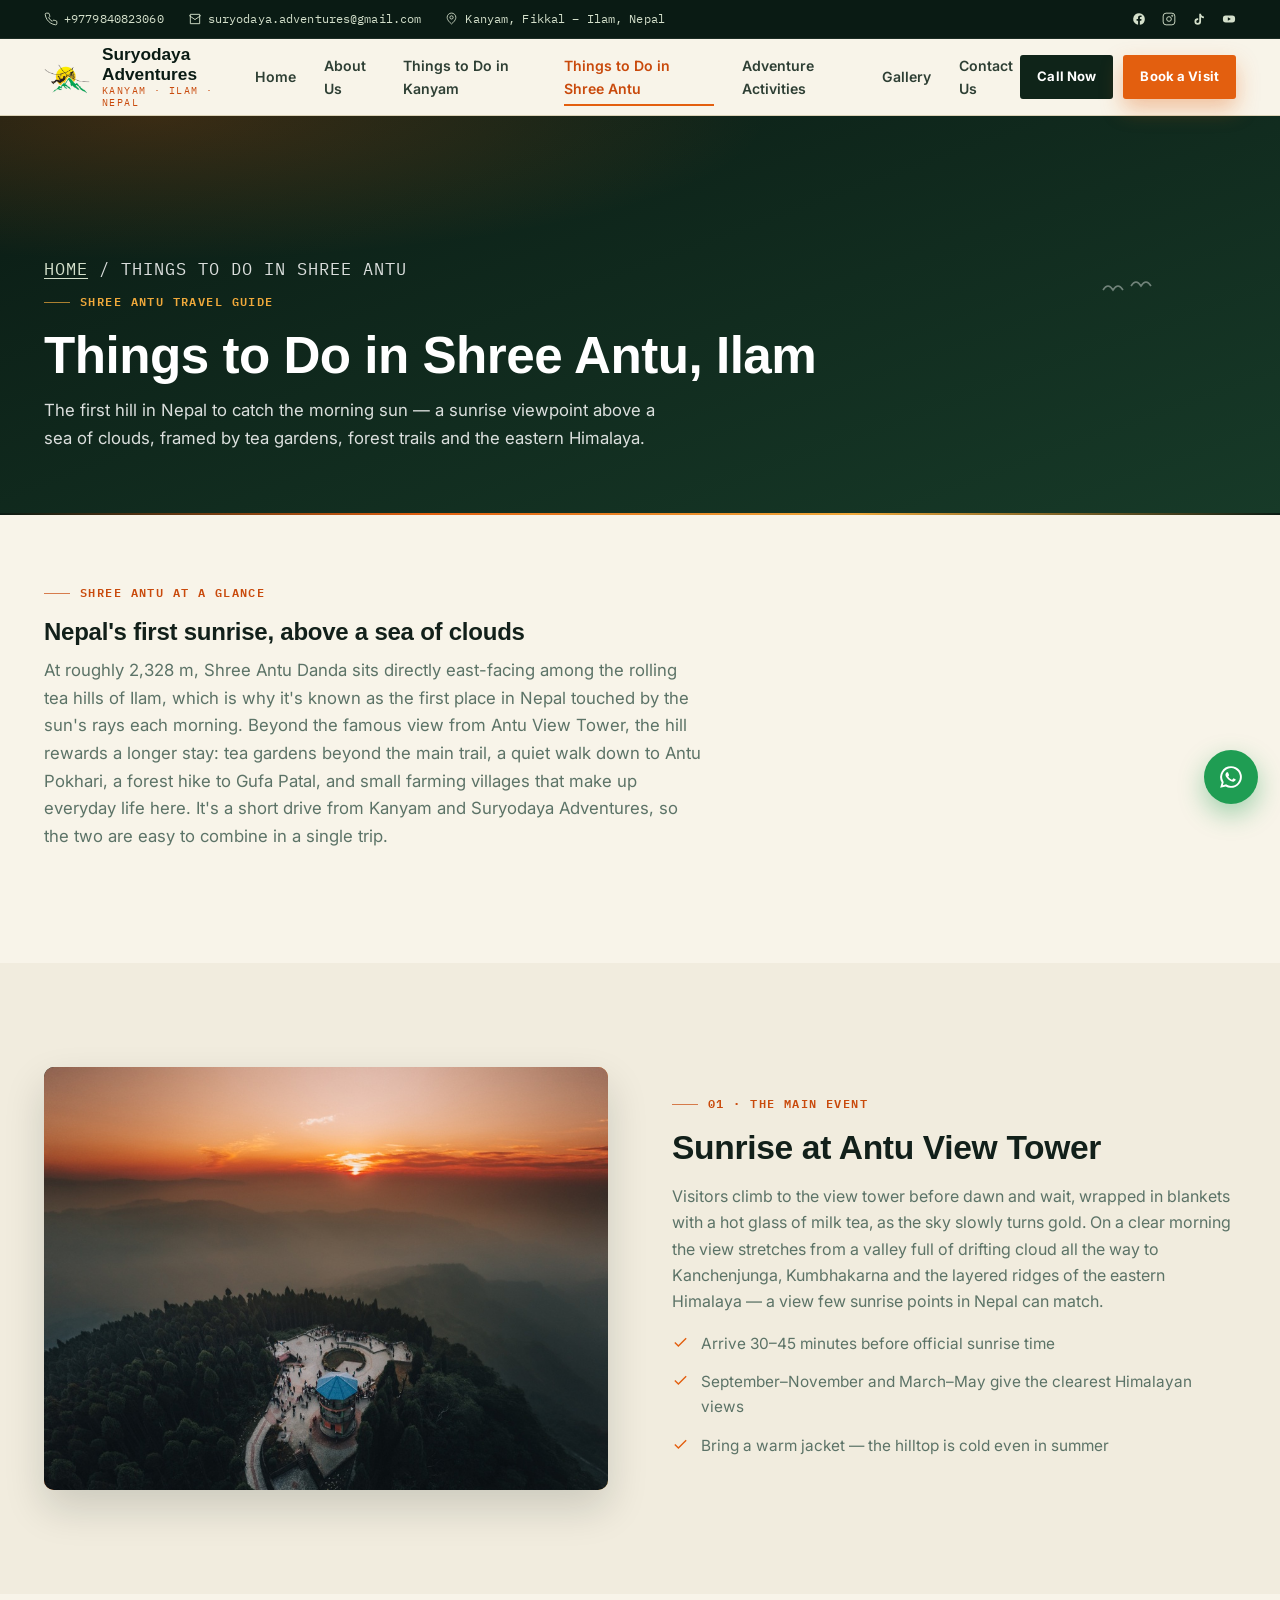
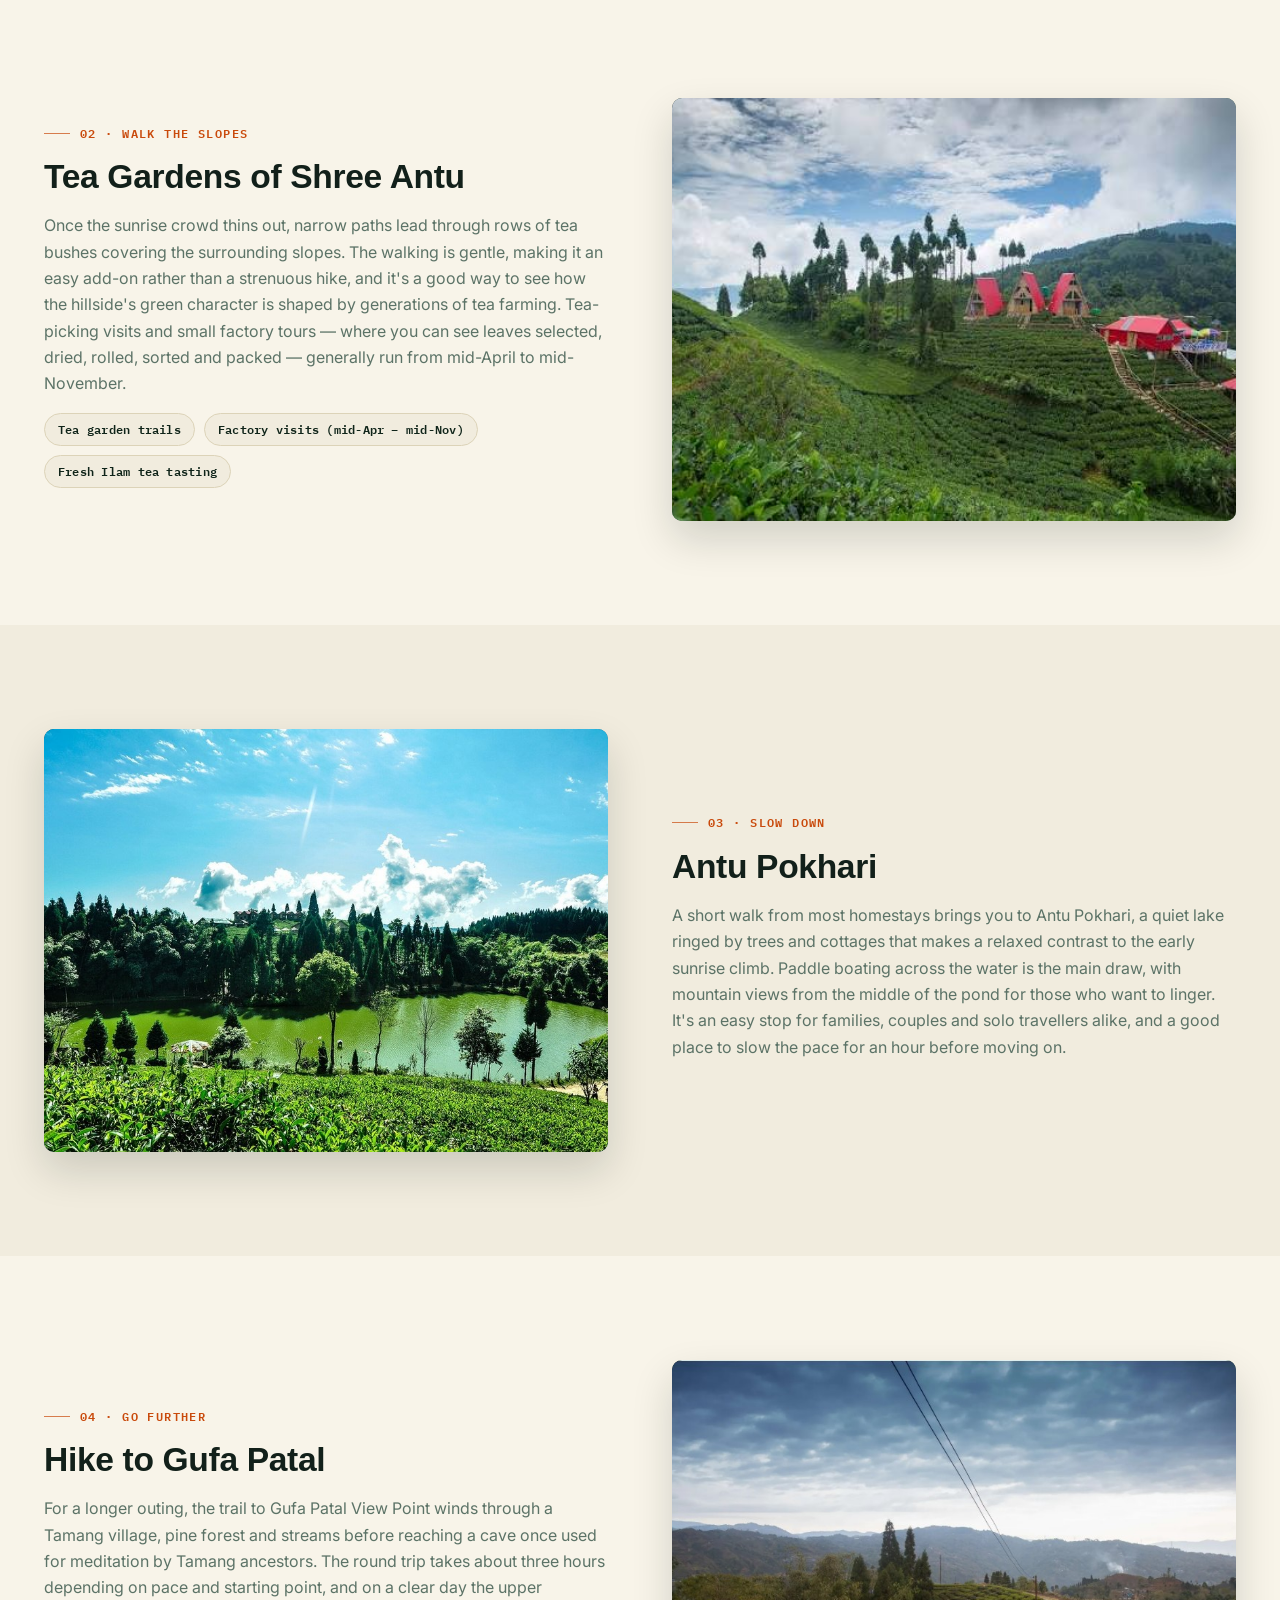
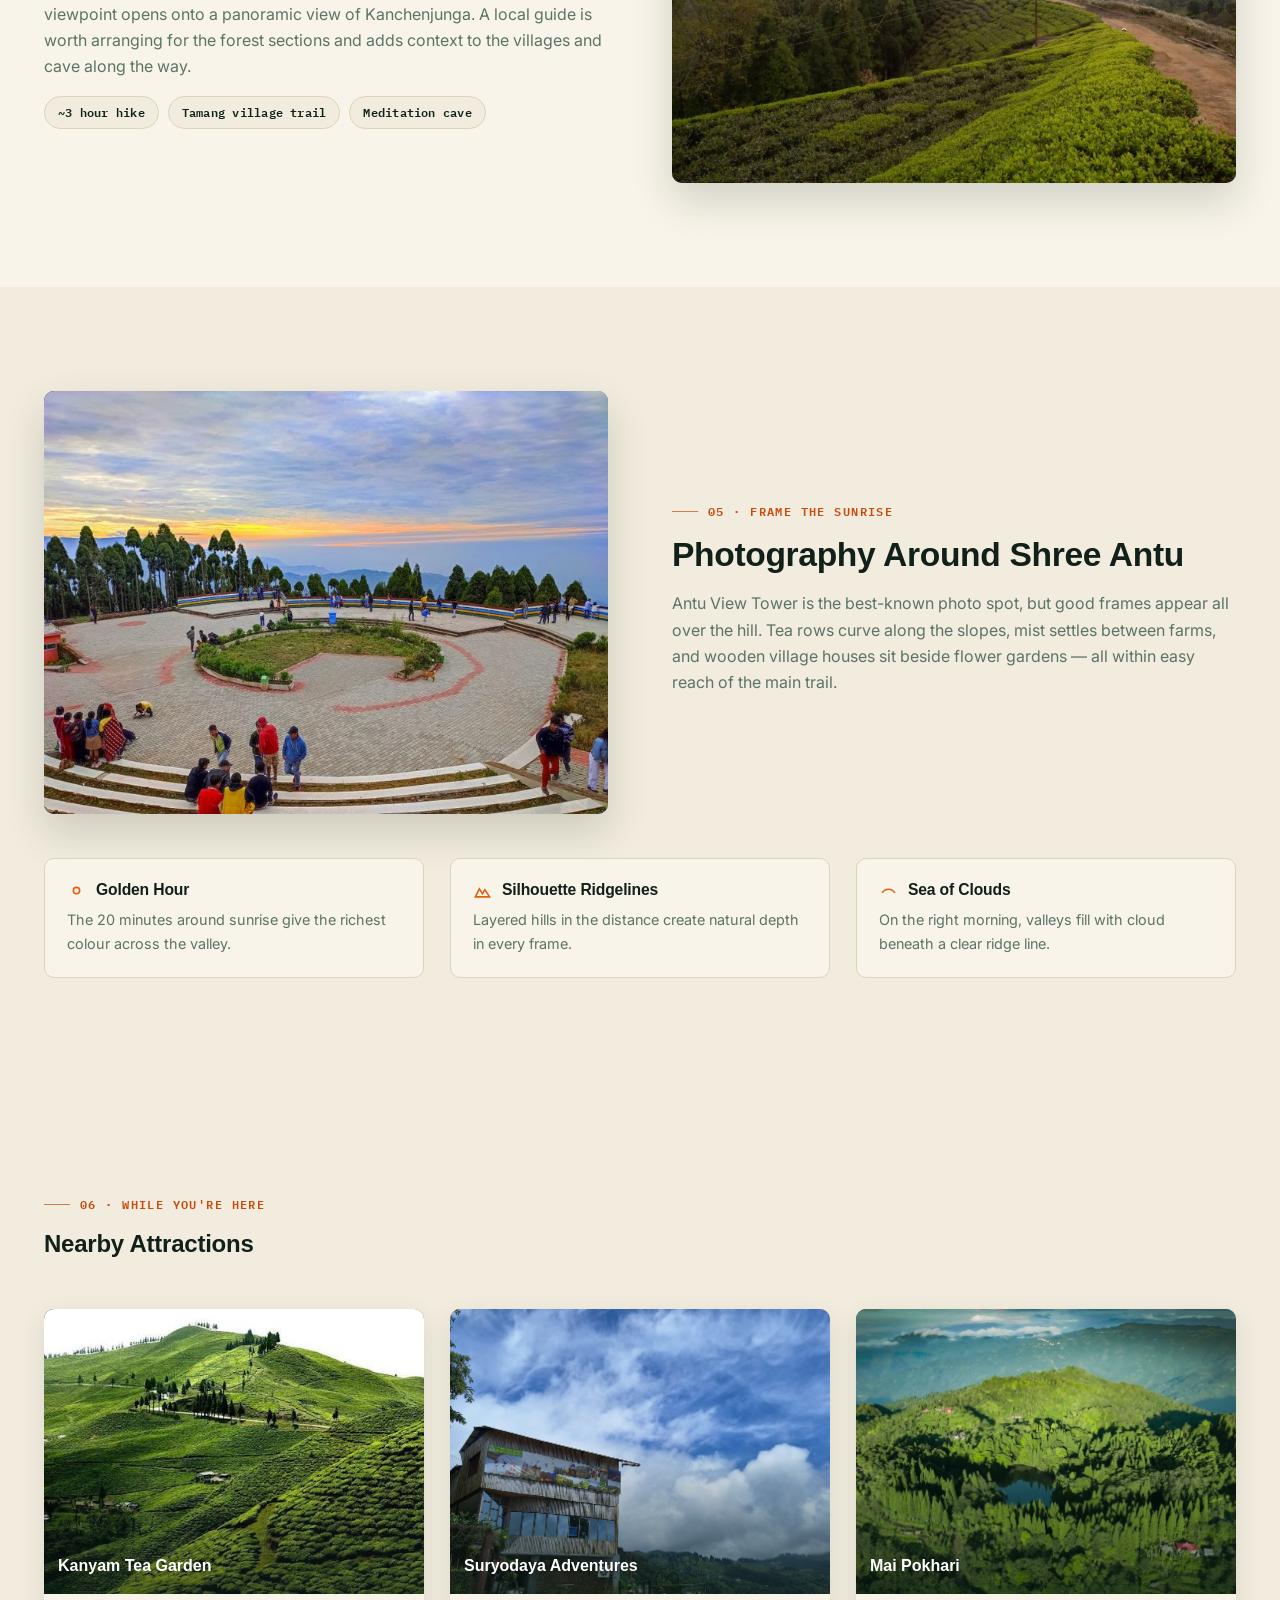
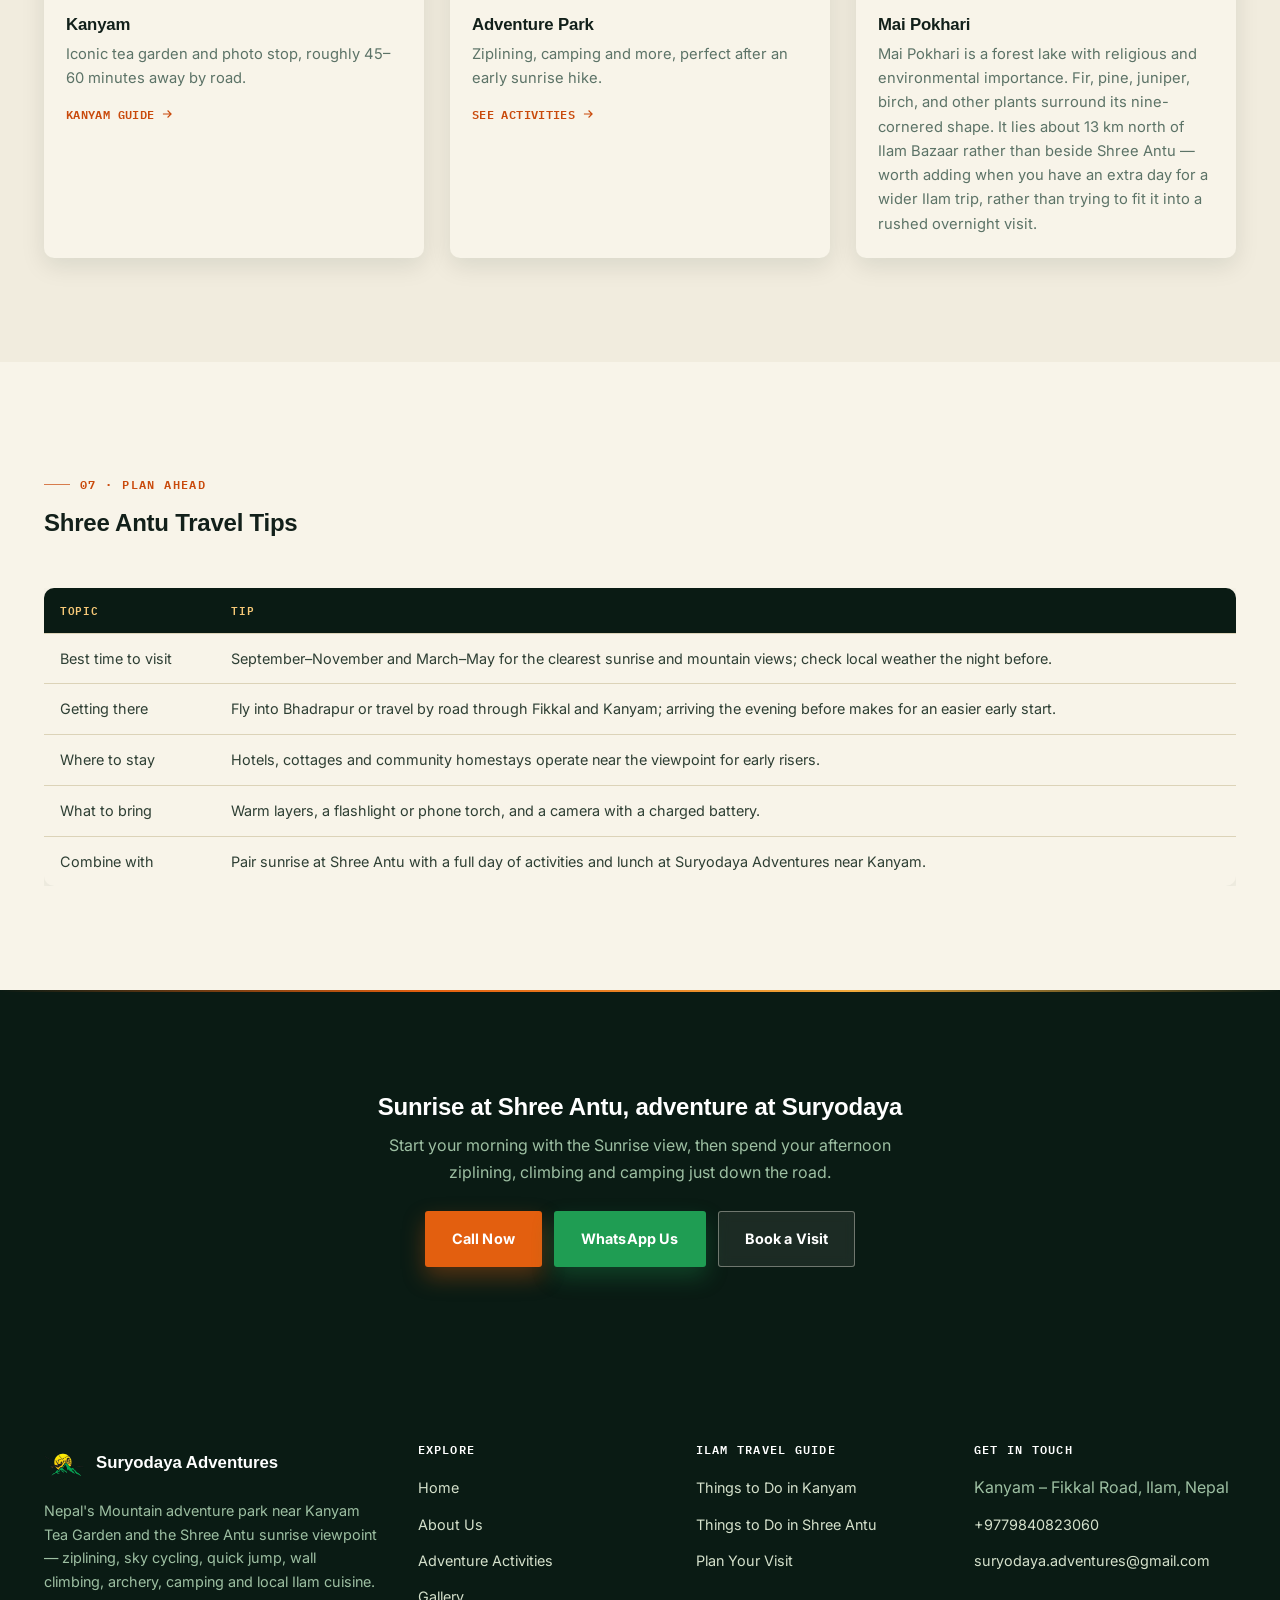
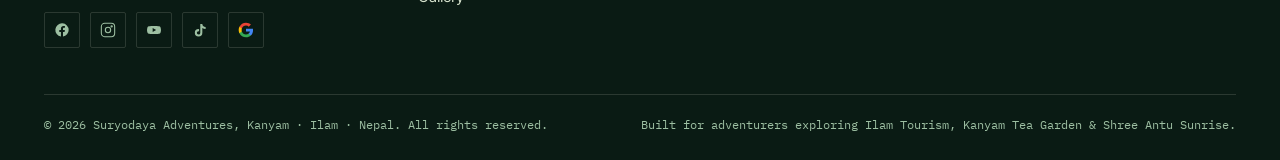
<file: shree-antu.html>
<!DOCTYPE html>
<html lang="en">
<head>
<meta charset="UTF-8">
<meta name="viewport" content="width=device-width, initial-scale=1.0">
<title>Things to Do in Shree Antu | Shree Antu Sunrise Guide — Suryodaya Adventures</title>
<meta name="description" content="Plan your Shree Antu sunrise trip: Antu View Tower, tea garden walks, Antu Pokhari boating, the Gufa Patal hike, photography and village life near Kanyam and Ilam.">
<meta name="keywords" content="Shree Antu, Things to do in Shree Antu, Shree Antu Sunrise, Antu Pokhari, Gufa Patal, Kanyam, Ilam Tourism, Ilam Travel Guide, Best Places to Visit in Ilam">
<link rel="canonical" href="https://www.suryodayaadventures.com/shree-antu.html">
<meta property="og:type" content="article">
<meta property="og:title" content="Things to Do in Shree Antu | Sunrise Guide">
<meta property="og:description" content="Sunrise views, tea gardens, Antu Pokhari, the Gufa Patal hike and village life around Shree Antu, Ilam.">
<meta name="theme-color" content="#0A1B14">
<link rel="icon" type="image/png" sizes="32x32" href="Logo.png">
<link rel="icon" type="image/png" sizes="16x16" href="Logo.png">
<link rel="apple-touch-icon" href="Logo.png">
<link rel="stylesheet" href="style.css">
<script type="application/ld+json">
{
  "@context": "https://schema.org",
  "@type": "FAQPage",
  "mainEntity": [
    {"@type":"Question","name":"What time should I arrive at Shree Antu for sunrise?","acceptedAnswer":{"@type":"Answer","text":"Arrive at least 30 to 45 minutes before sunrise to find a good spot at Antu View Tower and watch the sky change colour before the sun appears."}},
    {"@type":"Question","name":"Can I see the Himalayas from Shree Antu?","acceptedAnswer":{"@type":"Answer","text":"On clear mornings, Antu View Tower offers views of Kanchenjunga, Kumbhakarna and other eastern Himalayan peaks above a sea of clouds filling the valleys below."}},
    {"@type":"Question","name":"What else can I do in Shree Antu besides watching the sunrise?","acceptedAnswer":{"@type":"Answer","text":"Beyond the sunrise, visitors can walk through tea gardens, paddle boat at Antu Pokhari, hike to Gufa Patal, explore nearby villages and enjoy photography around the hills."}}
  ]
}
</script>
</head>
<body>
<div class="topbar">
  <div class="container">
    <div class="topbar-left">
      <a href="tel:+9779840823060"><svg viewBox="0 0 24 24" fill="none" stroke="currentColor" stroke-width="1.6"><path d="M22 16.92v3a2 2 0 0 1-2.18 2 19.79 19.79 0 0 1-8.63-3.07 19.5 19.5 0 0 1-6-6 19.79 19.79 0 0 1-3.07-8.67A2 2 0 0 1 4.11 2h3a2 2 0 0 1 2 1.72c.13.96.36 1.9.68 2.81a2 2 0 0 1-.45 2.11L8.09 9.91a16 16 0 0 0 6 6l1.27-1.27a2 2 0 0 1 2.11-.45c.91.32 1.85.55 2.81.68A2 2 0 0 1 22 16.92z"/></svg> +9779840823060</a>
      <a href="mailto:suryodaya.adventures@gmail.com"><svg viewBox="0 0 24 24" fill="none" stroke="currentColor" stroke-width="1.6"><path d="M4 4h16v16H4z"/><path d="m22 6-10 7L2 6"/></svg> suryodaya.adventures@gmail.com</a>
      <span><svg viewBox="0 0 24 24" fill="none" stroke="currentColor" stroke-width="1.6" style="width:13px;height:13px;vertical-align:-2px;"><path d="M20 10c0 6-8 12-8 12s-8-6-8-12a8 8 0 0 1 16 0Z"/><circle cx="12" cy="10" r="3"/></svg> Kanyam, Fikkal – Ilam, Nepal</span>
    </div>
    <div class="topbar-social">
      <a href="https://www.facebook.com/SZA.Ilam" aria-label="Facebook" target="_blank" rel="noopener"><svg viewBox="0 0 24 24" fill="currentColor"><path d="M22 12a10 10 0 1 0-11.6 9.9v-7H7.9V12h2.5V9.8c0-2.5 1.5-3.9 3.8-3.9 1.1 0 2.2.2 2.2.2v2.4h-1.3c-1.2 0-1.6.8-1.6 1.6V12h2.8l-.4 2.9h-2.4v7A10 10 0 0 0 22 12Z"/></svg></a>
      <a href="https://www.instagram.com/suryodaya_adventures/" aria-label="Instagram" target="_blank" rel="noopener"><svg viewBox="0 0 24 24" fill="none" stroke="currentColor" stroke-width="1.6"><rect x="2" y="2" width="20" height="20" rx="5"/><circle cx="12" cy="12" r="4"/><circle cx="17.5" cy="6.5" r="1"/></svg></a>
      <a href="https://www.tiktok.com/@suryodayaadventure" aria-label="TikTok" target="_blank" rel="noopener"><svg viewBox="0 0 24 24" fill="currentColor"><path d="M16.6 5.82c-.7-.77-1.13-1.77-1.13-2.87h-3.02v13.44a2.6 2.6 0 0 1-2.6 2.5 2.6 2.6 0 0 1-2.6-2.6 2.6 2.6 0 0 1 2.6-2.6c.27 0 .53.04.78.11V10.7a5.6 5.6 0 0 0-.78-.05A5.63 5.63 0 0 0 4.24 16.3a5.63 5.63 0 0 0 5.63 5.63 5.63 5.63 0 0 0 5.63-5.63V9.02a8.44 8.44 0 0 0 4.93 1.58V7.58a5.6 5.6 0 0 1-3.83-1.76Z"/></svg></a>
      <a href="https://www.youtube.com/@suryodaya.adventures" aria-label="YouTube" target="_blank" rel="noopener"><svg viewBox="0 0 24 24" fill="currentColor"><path d="M22 8.6a3 3 0 0 0-2.1-2.1C18.1 6 12 6 12 6s-6.1 0-7.9.5A3 3 0 0 0 2 8.6 31 31 0 0 0 1.5 12a31 31 0 0 0 .5 3.4 3 3 0 0 0 2.1 2.1C6 18 12 18 12 18s6.1 0 7.9-.5a3 3 0 0 0 2.1-2.1 31 31 0 0 0 .5-3.4 31 31 0 0 0-.5-3.4ZM10 15V9l5.2 3-5.2 3Z"/></svg></a>
    </div>
  </div>
</div>
<header class="nav">
  <div class="container">
    <a href="index.html" class="brand">
      <img src="Logo.png" alt="Suryodaya Adventures Logo" class="brand-logo">
      <span class="brand-text"><strong>Suryodaya Adventures</strong><span>Kanyam · Ilam · Nepal</span></span>
    </a>
    <nav class="nav-links" id="nav-links">
      <a href="index.html">Home</a>
      <a href="about.html">About Us</a>
      <a href="kanyam.html">Things to Do in Kanyam</a>
      <a href="shree-antu.html" class="active">Things to Do in Shree Antu</a>
      <a href="activities.html">Adventure Activities</a>
      <a href="gallery.html">Gallery</a>
      <a href="contact.html">Contact Us</a>
    </nav>
    <div class="nav-cta">
      <a href="tel:+9779840823060" class="btn btn-dark btn-sm">Call Now</a>
      <a href="contact.html#booking-form" class="btn btn-primary btn-sm">Book a Visit</a>
    </div>
    <button class="nav-toggle" id="nav-toggle" aria-label="Toggle menu" aria-expanded="false"><span></span><span></span><span></span></button>
  </div>
</header>
<section class="page-hero">
  <div class="container">
    <svg class="hero-birds" width="60" height="20" viewBox="0 0 60 20" fill="none" stroke="#fff" stroke-width="1.6" aria-hidden="true">
      <path d="M2 10 Q7 2 12 10 Q17 2 22 10"/><path d="M30 6 Q35 -2 40 6 Q45 -2 50 6"/>
    </svg>
    <p class="breadcrumb"><a href="index.html">Home</a> / Things to Do in Shree Antu</p>
    <span class="eyebrow">Shree Antu Travel Guide</span>
    <h1>Things to Do in Shree Antu, Ilam</h1>
    <p>The first hill in Nepal to catch the morning sun — a sunrise viewpoint above a sea of clouds, framed by tea gardens, forest trails and the eastern Himalaya.</p>
  </div>
</section>

<section class="section section--tight section--paper">
  <div class="container">
    <div class="section-head reveal">
      <span class="eyebrow">Shree Antu at a Glance</span>
      <h2>Nepal's first sunrise, above a sea of clouds</h2>
      <p>At roughly 2,328 m, Shree Antu Danda sits directly east-facing among the rolling tea hills of Ilam, which is why it's known as the first place in Nepal touched by the sun's rays each morning. Beyond the famous view from Antu View Tower, the hill rewards a longer stay: tea gardens beyond the main trail, a quiet walk down to Antu Pokhari, a forest hike to Gufa Patal, and small farming villages that make up everyday life here. It's a short drive from Kanyam and Suryodaya Adventures, so the two are easy to combine in a single trip.</p>
    </div>
  </div>
</section>

<!-- Sunrise -->
<section class="section section--paper-alt" id="sunrise-view">
  <div class="container">
    <div class="split reveal">
      <div class="split-media tone-sunrise">
        <img src="Image/Antu_sunrise.jpg" alt="Sunrise over the hills at Shree Antu View Tower, Ilam" loading="lazy">
      </div>
      <div>
        <span class="eyebrow">01 · The Main Event</span>
        <h2>Sunrise at Antu View Tower</h2>
        <p>Visitors climb to the view tower before dawn and wait, wrapped in blankets with a hot glass of milk tea, as the sky slowly turns gold. On a clear morning the view stretches from a valley full of drifting cloud all the way to Kanchenjunga, Kumbhakarna and the layered ridges of the eastern Himalaya — a view few sunrise points in Nepal can match.</p>
        <ul class="tick-list">
          <li><svg viewBox="0 0 24 24" fill="none" stroke="currentColor" stroke-width="2"><path d="M20 6 9 17l-5-5"/></svg> Arrive 30–45 minutes before official sunrise time</li>
          <li><svg viewBox="0 0 24 24" fill="none" stroke="currentColor" stroke-width="2"><path d="M20 6 9 17l-5-5"/></svg> September–November and March–May give the clearest Himalayan views</li>
          <li><svg viewBox="0 0 24 24" fill="none" stroke="currentColor" stroke-width="2"><path d="M20 6 9 17l-5-5"/></svg> Bring a warm jacket — the hilltop is cold even in summer</li>
        </ul>
      </div>
    </div>
  </div>
</section>

<!-- Tea Gardens -->
<section class="section section--paper" id="tea-gardens">
  <div class="container">
    <div class="split reveal">
      <div>
        <span class="eyebrow">02 · Walk the Slopes</span>
        <h2>Tea Gardens of Shree Antu</h2>
        <p>Once the sunrise crowd thins out, narrow paths lead through rows of tea bushes covering the surrounding slopes. The walking is gentle, making it an easy add-on rather than a strenuous hike, and it's a good way to see how the hillside's green character is shaped by generations of tea farming. Tea-picking visits and small factory tours — where you can see leaves selected, dried, rolled, sorted and packed — generally run from mid-April to mid-November.</p>
        <div class="pill-row">
          <span class="pill">Tea garden trails</span>
          <span class="pill">Factory visits (mid-Apr – mid-Nov)</span>
          <span class="pill">Fresh Ilam tea tasting</span>
        </div>
      </div>
      <div class="split-media tone-tea">
        <img src="Image/Antu_teagarden.jpg" alt="Rows of tea bushes on the hillside near Shree Antu" loading="lazy">
      </div>
    </div>
  </div>
</section>

<!-- Antu Pokhari -->
<section class="section section--paper-alt" id="antu-pokhari">
  <div class="container">
    <div class="split reveal">
      <div class="split-media tone-sky">
        <img src="Image/Antu_pokhari.jpg" alt="Antu Pokhari lake surrounded by trees and cottages" loading="lazy">
      </div>
      <div>
        <span class="eyebrow">03 · Slow Down</span>
        <h2>Antu Pokhari</h2>
        <p>A short walk from most homestays brings you to Antu Pokhari, a quiet lake ringed by trees and cottages that makes a relaxed contrast to the early sunrise climb. Paddle boating across the water is the main draw, with mountain views from the middle of the pond for those who want to linger. It's an easy stop for families, couples and solo travellers alike, and a good place to slow the pace for an hour before moving on.</p>
      </div>
    </div>
  </div>
</section>

<!-- Gufa Patal Hike -->
<section class="section section--paper" id="gufa-patal">
  <div class="container">
    <div class="split reveal">
      <div>
        <span class="eyebrow">04 · Go Further</span>
        <h2>Hike to Gufa Patal</h2>
        <p>For a longer outing, the trail to Gufa Patal View Point winds through a Tamang village, pine forest and streams before reaching a cave once used for meditation by Tamang ancestors. The round trip takes about three hours depending on pace and starting point, and on a clear day the upper viewpoint opens onto a panoramic view of Kanchenjunga. A local guide is worth arranging for the forest sections and adds context to the villages and cave along the way.</p>
        <div class="pill-row">
          <span class="pill">~3 hour hike</span>
          <span class="pill">Tamang village trail</span>
          <span class="pill">Meditation cave</span>
        </div>
      </div>
      <div class="split-media tone-forest">
        <img src="Image/Antu_hikeGufapatal.jpg" alt="Forest trail on the hike to Gufa Patal near Shree Antu" loading="lazy">
      </div>
    </div>
  </div>
</section>

<!-- Photography -->
<section class="section section--paper-alt" id="photography">
  <div class="container">
    <div class="split reveal" style="margin-bottom:44px;">
      <div class="split-media tone-view">
        <img src="Image/Antu_Photography.jpg" alt="Layered ridgelines and cloud sea photographed at Shree Antu" loading="lazy">
      </div>
      <div>
        <span class="eyebrow">05 · Frame the Sunrise</span>
        <h2>Photography Around Shree Antu</h2>
        <p>Antu View Tower is the best-known photo spot, but good frames appear all over the hill. Tea rows curve along the slopes, mist settles between farms, and wooden village houses sit beside flower gardens — all within easy reach of the main trail.</p>
      </div>
    </div>
    <div class="grid grid-3 reveal">
      <div class="tip-card"><h4><svg viewBox="0 0 24 24" fill="none" stroke="currentColor" stroke-width="2"><circle cx="12" cy="12" r="4"/></svg> Golden Hour</h4><p>The 20 minutes around sunrise give the richest colour across the valley.</p></div>
      <div class="tip-card"><h4><svg viewBox="0 0 24 24" fill="none" stroke="currentColor" stroke-width="2"><path d="M3 20 8 10l4 6 3-5 6 9Z"/></svg> Silhouette Ridgelines</h4><p>Layered hills in the distance create natural depth in every frame.</p></div>
      <div class="tip-card"><h4><svg viewBox="0 0 24 24" fill="none" stroke="currentColor" stroke-width="2"><path d="M4 15c4-6 12-6 16 0"/></svg> Sea of Clouds</h4><p>On the right morning, valleys fill with cloud beneath a clear ridge line.</p></div>
    </div>
  </div>
</section>

<!-- Nearby Attractions -->
<section class="section section--paper-alt" id="nearby-attractions">
  <div class="container">
    <div class="section-head reveal">
      <span class="eyebrow">06 · While You're Here</span>
      <h2>Nearby Attractions</h2>
    </div>
    <div class="grid grid-3 reveal">
      <div class="card">
        <div class="media tone-tea"><img src="Image/kanyam.jpg" alt="Kanyam Tea Garden, Ilam" loading="lazy"><span class="media-label">Kanyam Tea Garden</span></div>
        <div class="card-body"><h3>Kanyam</h3><p>Iconic tea garden and photo stop, roughly 45–60 minutes away by road.</p><a href="kanyam.html" class="card-link">Kanyam Guide <svg viewBox="0 0 24 24" fill="none" stroke="currentColor" stroke-width="2"><path d="M5 12h14M13 6l6 6-6 6"/></svg></a></div>
      </div>
      <div class="card">
        <div class="media tone-zip"><img src="Image/Homepage.jpeg" alt="Suryodaya Adventures adventure park near Kanyam" loading="lazy"><span class="media-label">Suryodaya Adventures</span></div>
        <div class="card-body"><h3>Adventure Park</h3><p>Ziplining, camping and more, perfect after an early sunrise hike.</p><a href="activities.html" class="card-link">See Activities <svg viewBox="0 0 24 24" fill="none" stroke="currentColor" stroke-width="2"><path d="M5 12h14M13 6l6 6-6 6"/></svg></a></div>
      </div>
      <div class="card">
        <div class="media tone-sky"><img src="Image/Maipokhari-4.jpg" alt="Mai Pokhari, a nine-cornered forest lake near Ilam" loading="lazy"><span class="media-label">Mai Pokhari</span></div>
        <div class="card-body"><h3>Mai Pokhari</h3><p>Mai Pokhari is a forest lake with religious and environmental importance. Fir, pine, juniper, birch, and other plants surround its nine-cornered shape. It lies about 13 km north of Ilam Bazaar rather than beside Shree Antu — worth adding when you have an extra day for a wider Ilam trip, rather than trying to fit it into a rushed overnight visit.</p></div>
      </div>
    </div>
  </div>
</section>

<!-- Travel Tips -->
<section class="section section--paper" id="travel-tips">
  <div class="container">
    <div class="section-head reveal">
      <span class="eyebrow">07 · Plan Ahead</span>
      <h2>Shree Antu Travel Tips</h2>
    </div>
    <div class="table-wrap reveal">
      <table class="info-table">
        <thead><tr><th>Topic</th><th>Tip</th></tr></thead>
        <tbody>
          <tr><td>Best time to visit</td><td>September–November and March–May for the clearest sunrise and mountain views; check local weather the night before.</td></tr>
          <tr><td>Getting there</td><td>Fly into Bhadrapur or travel by road through Fikkal and Kanyam; arriving the evening before makes for an easier early start.</td></tr>
          <tr><td>Where to stay</td><td>Hotels, cottages and community homestays operate near the viewpoint for early risers.</td></tr>
          <tr><td>What to bring</td><td>Warm layers, a flashlight or phone torch, and a camera with a charged battery.</td></tr>
          <tr><td>Combine with</td><td>Pair sunrise at Shree Antu with a full day of activities and lunch at Suryodaya Adventures near Kanyam.</td></tr>
        </tbody>
      </table>
    </div>
  </div>
</section>

<section class="section cta-band">
  <div class="container text-center reveal">
    <h2 style="color:#fff;">Sunrise at Shree Antu, adventure at Suryodaya</h2>
    <p style="color:var(--moss-300);max-width:560px;margin:0 auto 26px;">Start your morning with the Sunrise view, then spend your afternoon ziplining, climbing and camping just down the road.</p>
    <div class="cta-row" style="justify-content:center;">
      <a href="tel:+9779840823060" class="btn btn-primary">Call Now</a>
      <a href="https://wa.me/9779840823060" target="_blank" rel="noopener" class="btn btn-whatsapp">WhatsApp Us</a>
      <a href="contact.html#booking-form" class="btn btn-ghost">Book a Visit</a>
    </div>
  </div>
</section>
<footer class="footer">
  <div class="container">
    <div class="footer-grid">
      <div>
        <div class="footer-brand">
          <img src="Logo.png" alt="Suryodaya Adventures Logo" class="brand-logo" style="width:40px;height:40px;">
          <strong>Suryodaya Adventures</strong>
        </div>
        <p>Nepal's Mountain adventure park near Kanyam Tea Garden and the Shree Antu sunrise viewpoint — ziplining, sky cycling, quick jump, wall climbing, archery, camping and local Ilam cuisine.</p>
        <div class="footer-social">
          <a href="https://www.facebook.com/SZA.Ilam" target="_blank" rel="noopener" aria-label="Facebook"><svg viewBox="0 0 24 24" fill="currentColor"><path d="M22 12a10 10 0 1 0-11.6 9.9v-7H7.9V12h2.5V9.8c0-2.5 1.5-3.9 3.8-3.9 1.1 0 2.2.2 2.2.2v2.4h-1.3c-1.2 0-1.6.8-1.6 1.6V12h2.8l-.4 2.9h-2.4v7A10 10 0 0 0 22 12Z"/></svg></a>
          <a href="https://www.instagram.com/suryodaya_adventures/" target="_blank" rel="noopener" aria-label="Instagram"><svg viewBox="0 0 24 24" fill="none" stroke="currentColor" stroke-width="1.6"><rect x="2" y="2" width="20" height="20" rx="5"/><circle cx="12" cy="12" r="4"/><circle cx="17.5" cy="6.5" r="1"/></svg></a>
          <a href="https://www.youtube.com/@suryodaya.adventures" target="_blank" rel="noopener" aria-label="YouTube"><svg viewBox="0 0 24 24" fill="currentColor"><path d="M22 8.6a3 3 0 0 0-2.1-2.1C18.1 6 12 6 12 6s-6.1 0-7.9.5A3 3 0 0 0 2 8.6 31 31 0 0 0 1.5 12a31 31 0 0 0 .5 3.4 3 3 0 0 0 2.1 2.1C6 18 12 18 12 18s6.1 0 7.9-.5a3 3 0 0 0 2.1-2.1 31 31 0 0 0 .5-3.4 31 31 0 0 0-.5-3.4ZM10 15V9l5.2 3-5.2 3Z"/></svg></a>
          <a href="https://www.tiktok.com/@suryodayaadventure" target="_blank" rel="noopener" aria-label="TikTok"><svg viewBox="0 0 24 24" fill="currentColor"><path d="M16.6 5.82c-.7-.77-1.13-1.77-1.13-2.87h-3.02v13.44a2.6 2.6 0 0 1-2.6 2.5 2.6 2.6 0 0 1-2.6-2.6 2.6 2.6 0 0 1 2.6-2.6c.27 0 .53.04.78.11V10.7a5.6 5.6 0 0 0-.78-.05A5.63 5.63 0 0 0 4.24 16.3a5.63 5.63 0 0 0 5.63 5.63 5.63 5.63 0 0 0 5.63-5.63V9.02a8.44 8.44 0 0 0 4.93 1.58V7.58a5.6 5.6 0 0 1-3.83-1.76Z"/></svg></a>
          <a href="https://maps.app.goo.gl/yzUekhzRrkxqk5xPA" target="_blank" rel="noopener" aria-label="Read Google Reviews"><svg viewBox="0 0 24 24" width="20" height="20"><path d="M22.56 12.25c0-.78-.07-1.53-.2-2.25H12v4.26h5.92c-.26 1.37-1.04 2.53-2.21 3.31v2.77h3.57c2.08-1.92 3.28-4.74 3.28-8.09z" fill="#4285F4"/><path d="M12 23c2.97 0 5.46-.98 7.28-2.66l-3.57-2.77c-.98.66-2.23 1.06-3.71 1.06-2.86 0-5.29-1.93-6.16-4.53H2.18v2.84C3.99 20.53 7.7 23 12 23z" fill="#34A853"/><path d="M5.84 14.09c-.22-.66-.35-1.36-.35-2.09s.13-1.43.35-2.09V7.06H2.18C1.43 8.55 1 10.22 1 12s.43 3.45 1.18 4.94l2.85-2.22.81-.63z" fill="#FBBC05"/><path d="M12 5.38c1.62 0 3.06.56 4.21 1.64l3.15-3.15C17.45 2.09 14.97 1 12 1 7.7 1 3.99 3.47 2.18 7.06l3.66 2.84c.87-2.6 3.3-4.52 6.16-4.52z" fill="#EA4335"/></svg></a>
        </div>
      </div>
      <div>
        <h4>Explore</h4>
        <ul class="footer-links">
          <li><a href="index.html">Home</a></li>
          <li><a href="about.html">About Us</a></li>
          <li><a href="activities.html">Adventure Activities</a></li>
          <li><a href="gallery.html">Gallery</a></li>
        </ul>
      </div>
      <div>
        <h4>Ilam Travel Guide</h4>
        <ul class="footer-links">
          <li><a href="kanyam.html">Things to Do in Kanyam</a></li>
          <li><a href="shree-antu.html">Things to Do in Shree Antu</a></li>
          <li><a href="contact.html#booking-form">Plan Your Visit</a></li>
        </ul>
      </div>
      <div>
        <h4>Get in Touch</h4>
        <ul class="footer-links">
          <li>Kanyam – Fikkal Road, Ilam, Nepal</li>
          <li><a href="tel:+9779840823060">+9779840823060</a></li>
          <li><a href="mailto:suryodaya.adventures@gmail.com">suryodaya.adventures@gmail.com</a></li>
        </ul>
      </div>
    </div>
    <div class="footer-bottom">
      <span>© <span id="year"></span> Suryodaya Adventures, Kanyam · Ilam · Nepal. All rights reserved.</span>
      <span>Built for adventurers exploring Ilam Tourism, Kanyam Tea Garden &amp; Shree Antu Sunrise.</span>
    </div>
  </div>
</footer>

<a href="https://wa.me/9779840823060" target="_blank" rel="noopener" class="float-whatsapp" aria-label="Chat on WhatsApp">
  <svg viewBox="0 0 24 24" fill="currentColor"><path d="M12 2a10 10 0 0 0-8.6 15.1L2 22l5.1-1.3A10 10 0 1 0 12 2Zm0 18.2a8.2 8.2 0 0 1-4.2-1.2l-.3-.2-3 .8.8-2.9-.2-.3A8.2 8.2 0 1 1 12 20.2Zm4.5-6.1c-.2-.1-1.5-.7-1.7-.8-.2-.1-.4-.1-.6.1-.2.2-.7.8-.8 1-.1.1-.3.2-.5.1-.2-.1-1-.4-2-1.2-.7-.6-1.2-1.4-1.4-1.6-.1-.2 0-.4.1-.5.1-.1.2-.3.4-.4.1-.1.2-.2.2-.4.1-.1 0-.3 0-.4-.1-.1-.6-1.4-.8-1.9-.2-.5-.4-.4-.6-.4h-.5c-.2 0-.4.1-.6.3-.2.2-.8.8-.8 1.9s.8 2.2.9 2.4c.1.1 1.6 2.5 3.9 3.4.5.2 1 .4 1.3.5.5.2 1 .1 1.4.1.4-.1 1.5-.6 1.7-1.2.2-.6.2-1.1.1-1.2-.1-.1-.2-.2-.4-.3Z"/></svg>
</a>

<div class="mobile-call-bar">
  <a href="tel:+9779840823060" class="btn btn-dark btn-sm">Call Now</a>
  <a href="https://wa.me/9779840823060" target="_blank" rel="noopener" class="btn btn-whatsapp btn-sm">WhatsApp</a>
  <a href="contact.html#booking-form" class="btn btn-primary btn-sm">Book Visit</a>
</div>
<script src="script.js"></script>
</body>
</html>
</file>
<file: style.css>
/* ==========================================================================
   Suryodaya Adventures — REDESIGN v2
   Design language: expedition signage + topographic trail map, built around
   the brand's literal meaning ("first light of sunrise") and the fact that
   this is a real, walkable park with a real sequence of stations.
   Palette: deep pine dominant (not cream-dominant), ember/gold sunrise used
   as a disciplined accent, parchment "trail-map" panels for content cards.
   Type: Archivo Expanded (signage display) + Inter (body) + IBM Plex Mono
   (coordinates, stats, prices — instrument-panel data).
   Signature device: the waypoint trail — a numbered station system (01–06)
   with a dotted route line, echoing the park's real physical layout, plus
   a one-time sunrise-arc animation in the hero.
   ========================================================================== */

@import url('https://fonts.googleapis.com/css2?family=Archivo+Expanded:wght@500;600;700;800;900&family=Inter:wght@400;500;600;700;800&family=IBM+Plex+Mono:wght@400;500;600&display=swap');

:root{
  --pine-950:#0A1B14;
  --pine-900:#0F2419;
  --pine-800:#173A28;
  --pine-700:#20503A;
  --moss-500:#5C8A6C;
  --moss-300:#9DBFA2;
  --tea-200:#D4E0CB;

  --ember-600:#C94A0C;
  --ember-500:#E35F0F;
  --gold-400:#F0A93B;
  --gold-300:#F6C877;

  --paper-100:#F1ECDE;
  --paper-50:#F8F4E9;
  --paper-line:#DCD3B8;

  --ink-900:#12201A;
  --ink-700:#2E3F34;
  --ink-500:#5C7367;

  --line-dark:rgba(241,236,222,.14);
  --line-dark-soft:rgba(241,236,222,.08);

  --font-display:'Archivo Expanded','Arial Narrow',sans-serif;
  --font-body:'Inter','Segoe UI',sans-serif;
  --font-mono:'IBM Plex Mono','Courier New',monospace;

  --radius-sm:4px;
  --radius-md:10px;
  --radius-lg:18px;

  --container:1240px;
  --nav-h:76px;

  --shadow-card:0 18px 40px rgba(10,27,20,.16);
  --shadow-soft:0 8px 24px rgba(10,27,20,.10);
}

*,*::before,*::after{box-sizing:border-box;}
html{scroll-behavior:smooth;}
@media (prefers-reduced-motion: reduce){
  html{scroll-behavior:auto;}
  *,*::before,*::after{animation-duration:.001ms !important;animation-iteration-count:1 !important;transition-duration:.001ms !important;scroll-behavior:auto !important;}
}

body{
  margin:0;
  font-family:var(--font-body);
  color:var(--ink-900);
  background:var(--paper-50);
  line-height:1.65;
  -webkit-font-smoothing:antialiased;
  overflow-x:hidden;
}

img{max-width:100%;display:block;}
a{color:inherit;text-decoration:none;}
ul{margin:0;padding:0;list-style:none;}
button{font-family:inherit;cursor:pointer;}
h1,h2,h3,h4{font-family:var(--font-display);color:var(--ink-900);margin:0 0 .5em;line-height:1.08;font-weight:700;letter-spacing:-.01em;}
.section--pine h1,.section--pine h2,.section--pine h3,.section--pine h4{color:var(--paper-50);}
p{margin:0 0 1em;}

.container{width:100%;max-width:var(--container);margin:0 auto;padding:0 24px;}

/* ---- Eyebrow / mono tags (instrument-panel labels) ---- */
.eyebrow{
  display:inline-flex;align-items:center;gap:10px;
  font-family:var(--font-mono);font-weight:600;font-size:.74rem;
  letter-spacing:.12em;text-transform:uppercase;color:var(--ember-600);
  margin-bottom:16px;
}
.section--pine .eyebrow{color:var(--gold-400);}
.eyebrow::before{content:"";width:26px;height:1px;background:currentColor;opacity:.7;}

.section{padding:104px 0;}
.section--tight{padding:60px 0;}
.section--paper{background:var(--paper-50);}
.section--paper-alt{background:var(--paper-100);}
.section--pine{background:var(--pine-950);color:var(--tea-200);}

.section-head{max-width:660px;margin:0 0 52px;}
.section-head.center{margin-left:auto;margin-right:auto;text-align:center;}
.section-head p{color:var(--ink-500);font-size:1.05rem;}
.section--pine .section-head p{color:var(--moss-300);}

/* ---- Buttons ---- */
.btn{
  display:inline-flex;align-items:center;justify-content:center;gap:9px;
  padding:15px 26px;border-radius:3px;
  font-family:var(--font-body);font-weight:700;font-size:.9rem;
  letter-spacing:.01em;
  border:1.5px solid transparent;
  transition:transform .2s ease, box-shadow .2s ease, background .2s ease, color .2s ease, border-color .2s ease;
  white-space:nowrap;
}
.btn svg{width:17px;height:17px;flex-shrink:0;}
.btn:focus-visible{outline:2.5px solid var(--gold-400);outline-offset:2px;}
.btn-primary{background:var(--ember-500);color:#fff;box-shadow:0 10px 22px rgba(227,95,15,.34);}
.btn-primary:hover{background:var(--ember-600);transform:translateY(-2px);}
.btn-whatsapp{background:#1F9D53;color:#fff;box-shadow:0 10px 22px rgba(31,157,83,.3);}
.btn-whatsapp:hover{background:#188143;transform:translateY(-2px);}
.btn-outline{background:transparent;border-color:currentColor;color:inherit;}
.btn-outline:hover{background:rgba(18,32,26,.06);transform:translateY(-2px);}
.btn-ghost{background:rgba(241,236,222,.08);border-color:rgba(241,236,222,.4);color:#fff;backdrop-filter:blur(6px);}
.btn-ghost:hover{background:rgba(241,236,222,.18);transform:translateY(-2px);}
.btn-dark{background:var(--pine-900);color:#fff;}
.btn-dark:hover{background:var(--pine-800);transform:translateY(-2px);}
.btn-sm{padding:10px 16px;font-size:.82rem;}
.cta-row{display:flex;flex-wrap:wrap;gap:12px;}

/* ---- Topbar ---- */
.topbar{background:var(--pine-950);color:var(--tea-200);font-family:var(--font-mono);font-size:.76rem;border-bottom:1px solid var(--line-dark-soft);}
.topbar .container{display:flex;align-items:center;justify-content:space-between;padding:9px 24px;gap:12px;flex-wrap:wrap;}
.topbar a{display:inline-flex;align-items:center;gap:6px;transition:color .2s;}
.topbar a:hover{color:var(--gold-400);}
.topbar-left{display:flex;gap:24px;flex-wrap:wrap;letter-spacing:.01em;}
.topbar-social{display:flex;gap:16px;align-items:center;}
.topbar svg{width:14px;height:14px;}

.staff-login-top{
  display:inline-flex;align-items:center;justify-content:center;
  padding:4px 10px;border:1px solid var(--line-dark);border-radius:2px;
  color:var(--tea-200);font-size:.68rem;letter-spacing:.08em;text-transform:uppercase;
}
.staff-login-top:hover{background:var(--paper-50);color:var(--pine-950);}

/* ---- Nav ---- */
.nav{position:sticky;top:0;z-index:200;background:rgba(248,244,233,.94);backdrop-filter:blur(10px);border-bottom:1px solid var(--paper-line);}
.nav .container{display:flex;align-items:center;justify-content:space-between;height:var(--nav-h);}
.brand{display:flex;align-items:center;gap:12px;}
.brand-logo{width:46px;height:46px;object-fit:contain;}
.brand-text{display:flex;flex-direction:column;line-height:1.15;}
.brand-text strong{font-family:var(--font-display);font-size:1.08rem;font-weight:800;color:var(--pine-950);letter-spacing:0;}
.brand-text span{font-family:var(--font-mono);font-size:.64rem;letter-spacing:.14em;text-transform:uppercase;color:var(--ember-600);}

.nav-links{display:flex;align-items:center;gap:28px;}
.nav-links a{font-weight:600;font-size:.88rem;color:var(--ink-700);position:relative;padding:6px 0;}
.nav-links a::after{content:"";position:absolute;left:0;bottom:0;height:2px;width:0;background:var(--ember-500);transition:width .25s ease;}
.nav-links a:hover::after,.nav-links a.active::after{width:100%;}
.nav-links a.active{color:var(--ember-600);}
.nav-cta{display:flex;align-items:center;gap:10px;}

.nav-toggle{display:none;flex-direction:column;justify-content:center;gap:5px;width:42px;height:42px;border:1px solid var(--paper-line);border-radius:3px;background:#fff;}
.nav-toggle span{display:block;width:20px;height:2px;background:var(--pine-950);margin:0 auto;transition:transform .25s, opacity .25s;}
.nav-toggle.open span:nth-child(1){transform:translateY(7px) rotate(45deg);}
.nav-toggle.open span:nth-child(2){opacity:0;}
.nav-toggle.open span:nth-child(3){transform:translateY(-7px) rotate(-45deg);}

@media (max-width:960px){
  .nav-links{position:fixed;top:var(--nav-h);left:0;right:0;background:var(--paper-50);flex-direction:column;align-items:flex-start;padding:18px 24px 26px;gap:4px;border-bottom:1px solid var(--paper-line);transform:translateY(-8px);opacity:0;visibility:hidden;transition:opacity .25s ease, transform .25s ease, visibility .25s;}
  .nav-links.open{opacity:1;transform:translateY(0);visibility:visible;}
  .nav-links a{width:100%;padding:12px 0;border-bottom:1px solid var(--paper-line);}
  .nav-cta{display:none;}
  .nav-toggle{display:flex;}
}

/* ---- Hero ---- */
.hero{position:relative;min-height:100svh;display:flex;align-items:flex-end;overflow:hidden;color:#fff;background:var(--pine-950);}
.hero-bg{position:absolute;inset:0;background-image:linear-gradient(180deg, rgba(10,27,20,.35) 0%, rgba(10,27,20,.55) 45%, rgba(10,20,15,.96) 100%), var(--hero-photo, linear-gradient(160deg,#173A28,#0A1B14));background-size:cover;background-position:center;}
.hero-topo{position:absolute;inset:0;opacity:.16;mix-blend-mode:screen;pointer-events:none;}
.hero-topo svg{width:100%;height:100%;}

.hero-motion{position:absolute;inset:0;z-index:1;pointer-events:none;}
.hero-motion svg{width:100%;height:100%;}
@media (max-width:900px){.hero-motion{display:none;}}
@media (prefers-reduced-motion: reduce){.hero-motion,.sunrise-arc{display:none;}}

.hero-content{position:relative;z-index:2;max-width:760px;padding:calc(var(--nav-h) + 60px) 0 96px;}
.hero-eyebrow{
  display:inline-flex;align-items:center;gap:10px;
  font-family:var(--font-mono);font-weight:600;font-size:.74rem;letter-spacing:.14em;text-transform:uppercase;
  color:var(--gold-300);border:1px solid rgba(246,200,119,.4);padding:8px 16px;border-radius:2px;
  margin-bottom:26px;background:rgba(10,27,20,.35);backdrop-filter:blur(4px);
}
.hero h1{font-family:var(--font-display);color:#fff;font-weight:800;font-size:clamp(2.3rem,5.4vw,4.3rem);letter-spacing:-.01em;margin-bottom:22px;}
.hero h1 em{font-style:normal;color:var(--gold-300);}
.hero-sub{font-size:clamp(1rem,1.8vw,1.18rem);max-width:560px;color:rgba(255,255,255,.88);margin-bottom:36px;}
.hero .cta-row{margin-bottom:54px;}

.hero-stats{display:flex;gap:0;flex-wrap:wrap;border-top:1px solid var(--line-dark);padding-top:22px;}
.hero-stats div{padding:0 28px 0 0;margin-right:28px;border-right:1px solid var(--line-dark);}
.hero-stats div:last-child{border-right:none;margin-right:0;}
.hero-stats strong{display:block;font-family:var(--font-mono);font-weight:600;font-size:1.6rem;color:var(--gold-300);}
.hero-stats span{font-family:var(--font-mono);font-size:.7rem;letter-spacing:.04em;color:rgba(255,255,255,.72);text-transform:uppercase;}

/* sunrise arc — one-time orchestrated moment */
.sunrise-arc{position:absolute;right:5%;top:14%;width:180px;height:180px;z-index:1;opacity:.9;pointer-events:none;}
.sunrise-arc svg{width:100%;height:100%;overflow:visible;}
.arc-path{fill:none;stroke:rgba(246,200,119,.35);stroke-width:1;stroke-dasharray:3 5;}
.arc-sun{fill:var(--gold-300);}
.arc-sun-glow{fill:var(--gold-400);opacity:.35;filter:blur(6px);}
@media (max-width:760px){.sunrise-arc{display:none;}}

.scroll-cue{position:absolute;bottom:28px;left:24px;z-index:3;display:flex;align-items:center;gap:10px;font-family:var(--font-mono);font-size:.68rem;letter-spacing:.14em;text-transform:uppercase;color:rgba(255,255,255,.75);}
.scroll-cue .dot{width:26px;height:1px;background:rgba(255,255,255,.5);position:relative;overflow:hidden;}
.scroll-cue .dot::after{content:"";position:absolute;left:-100%;top:0;width:100%;height:100%;background:var(--gold-300);animation:cue 2s ease-in-out infinite;}
@keyframes cue{0%{left:-100%;}60%{left:100%;}100%{left:100%;}}

/* ---- Split content blocks ---- */
.split{display:grid;grid-template-columns:1fr 1fr;gap:64px;align-items:center;}
@media (max-width:900px){.split{grid-template-columns:1fr;gap:34px;}}
.split-media{border-radius:var(--radius-md);overflow:hidden;aspect-ratio:4/3;box-shadow:var(--shadow-card);position:relative;background:linear-gradient(155deg,var(--pine-700),var(--pine-950));}
.split-media img{width:100%;height:100%;object-fit:cover;}
.split h2{font-size:clamp(1.6rem,3vw,2.1rem);}
.section--paper .split p,.section--paper-alt .split p{color:var(--ink-500);}

.tick-list li{display:flex;gap:12px;align-items:flex-start;margin-bottom:13px;font-size:.96rem;color:var(--ink-500);}
.tick-list svg{width:17px;height:17px;flex-shrink:0;color:var(--ember-500);margin-top:3px;}

/* ---- Waypoint trail (signature device) ---- */
.trail-rule{display:flex;align-items:center;gap:0;margin:0 0 44px;}
.trail-rule .line{flex:1;height:1px;background:repeating-linear-gradient(90deg, var(--line-dark) 0 6px, transparent 6px 12px);}
.trail-rule span{font-family:var(--font-mono);font-size:.7rem;letter-spacing:.14em;text-transform:uppercase;color:var(--moss-300);padding:0 16px;white-space:nowrap;}

.grid{display:grid;gap:26px;}
.grid-3{grid-template-columns:repeat(3,1fr);}
.grid-2{grid-template-columns:repeat(2,1fr);}
.grid-4{grid-template-columns:repeat(4,1fr);}
@media (max-width:960px){.grid-3,.grid-4{grid-template-columns:repeat(2,1fr);}}
@media (max-width:640px){.grid-3,.grid-4,.grid-2{grid-template-columns:1fr;}}

.station{
  background:var(--paper-50);border-radius:var(--radius-md);overflow:hidden;
  box-shadow:var(--shadow-soft);transition:transform .3s ease, box-shadow .3s ease;
  display:flex;flex-direction:column;position:relative;
}
.station:hover{transform:translateY(-6px);box-shadow:var(--shadow-card);}
.station-media{position:relative;aspect-ratio:4/3;overflow:hidden;background:linear-gradient(155deg,var(--pine-700),var(--pine-950));}
.station-media img{width:100%;height:100%;object-fit:cover;}
.station-wp{
  position:absolute;top:12px;left:12px;z-index:2;
  font-family:var(--font-mono);font-size:.7rem;font-weight:600;letter-spacing:.05em;
  background:var(--pine-950);color:var(--gold-300);padding:5px 10px;border-radius:2px;
}
.station-tag{
  position:absolute;top:12px;right:12px;z-index:2;
  font-family:var(--font-mono);font-size:.62rem;font-weight:600;letter-spacing:.06em;text-transform:uppercase;
  background:rgba(241,236,222,.92);color:var(--ink-900);padding:5px 9px;border-radius:2px;
}
.station-body{padding:24px;display:flex;flex-direction:column;gap:9px;flex:1;}
.station-body h3{font-size:1.14rem;margin-bottom:0;}
.station-body p{color:var(--ink-500);font-size:.93rem;margin-bottom:0;flex:1;}
.station-link{margin-top:8px;font-family:var(--font-mono);font-weight:600;font-size:.78rem;letter-spacing:.03em;text-transform:uppercase;color:var(--ember-600);display:inline-flex;align-items:center;gap:6px;}
.station-link svg{width:14px;height:14px;transition:transform .2s;}
.station:hover .station-link svg{transform:translateX(4px);}

/* ---- Steps (real booking sequence) ---- */
.steps{display:grid;grid-template-columns:repeat(4,1fr);gap:1px;background:var(--paper-line);border:1px solid var(--paper-line);border-radius:var(--radius-md);overflow:hidden;}
@media (max-width:900px){.steps{grid-template-columns:repeat(2,1fr);}}
@media (max-width:560px){.steps{grid-template-columns:1fr;}}
.step{position:relative;padding:30px 24px;background:var(--paper-50);}
.step-num{font-family:var(--font-mono);font-size:.85rem;font-weight:600;color:var(--ember-600);letter-spacing:.05em;margin-bottom:14px;}
.step h4{font-size:1rem;margin-bottom:6px;}
.step p{font-size:.88rem;color:var(--ink-500);margin:0;}

/* ---- Testimonials ---- */
.testi-track{display:grid;grid-template-columns:repeat(3,1fr);gap:1px;background:var(--line-dark);border:1px solid var(--line-dark);}
@media (max-width:960px){.testi-track{grid-template-columns:1fr;}}
.testi{background:var(--pine-950);padding:32px;display:flex;flex-direction:column;gap:16px;}
.stars{font-family:var(--font-mono);letter-spacing:2px;color:var(--gold-400);font-size:.9rem;}
.testi p{font-style:normal;color:var(--tea-200);font-size:.96rem;}
.testi-who{display:flex;align-items:center;gap:12px;margin-top:auto;}
.testi-avatar{width:40px;height:40px;border-radius:2px;display:flex;align-items:center;justify-content:center;font-family:var(--font-mono);font-weight:600;color:var(--pine-950);font-size:.9rem;flex-shrink:0;background:var(--gold-400);}
.testi-who strong{display:block;font-size:.88rem;color:#fff;}
.testi-who span{font-family:var(--font-mono);font-size:.72rem;color:var(--moss-300);}

/* ---- Google reviews strip ---- */
.reviews-strip{display:flex;align-items:center;justify-content:space-between;flex-wrap:wrap;gap:22px;background:var(--paper-100);border:1px solid var(--paper-line);border-radius:var(--radius-md);padding:30px 34px;}
.reviews-score{display:flex;align-items:center;gap:18px;}
.reviews-score .num{font-family:var(--font-display);font-weight:800;font-size:2.4rem;color:var(--pine-950);}
.reviews-score .stars{color:var(--gold-400);}
.reviews-score small{display:block;font-family:var(--font-mono);color:var(--ink-500);font-size:.72rem;letter-spacing:.04em;text-transform:uppercase;margin-top:2px;}

/* ---- Gallery preview ---- */
.gallery-grid{display:grid;grid-template-columns:repeat(4,1fr);gap:14px;}
@media (max-width:960px){.gallery-grid{grid-template-columns:repeat(3,1fr);}}
@media (max-width:640px){.gallery-grid{grid-template-columns:repeat(2,1fr);}}
.gallery-item{position:relative;border-radius:var(--radius-sm);overflow:hidden;aspect-ratio:1/1;background:linear-gradient(155deg,var(--pine-700),var(--pine-950));}
.gallery-item img{width:100%;height:100%;object-fit:cover;transition:transform .4s ease;}
.gallery-item:hover img{transform:scale(1.06);}

/* ---- Final CTA ---- */
.cta-band{position:relative;overflow:hidden;background:var(--pine-950);}
.cta-band::before{content:"";position:absolute;left:0;right:0;top:0;height:2px;background:linear-gradient(90deg, var(--pine-950), var(--ember-500), var(--gold-400), var(--pine-950));}

/* ---- Footer ---- */
.footer{background:var(--pine-950);color:var(--moss-300);padding:72px 0 0;}
.footer h4{color:#fff;font-family:var(--font-mono);font-size:.78rem;letter-spacing:.1em;text-transform:uppercase;font-weight:600;margin-bottom:18px;}
.footer-grid{display:grid;grid-template-columns:1.4fr 1fr 1fr 1.1fr;gap:40px;padding-bottom:46px;border-bottom:1px solid var(--line-dark);}
@media (max-width:900px){.footer-grid{grid-template-columns:1fr 1fr;}}
@media (max-width:560px){.footer-grid{grid-template-columns:1fr;}}
.footer-brand{display:flex;align-items:center;gap:12px;margin-bottom:16px;}
.footer-brand strong{color:#fff;font-family:var(--font-display);font-size:1.05rem;font-weight:800;}
.footer p{font-size:.9rem;color:var(--moss-300);}
.footer-links li{margin-bottom:10px;}
.footer-links a{font-size:.9rem;color:var(--tea-200);transition:color .2s;}
.footer-links a:hover{color:var(--gold-400);}
.footer-social{display:flex;gap:10px;margin-top:18px;}
.footer-social a{width:36px;height:36px;border-radius:2px;border:1px solid var(--line-dark);display:flex;align-items:center;justify-content:center;transition:all .2s;}
.footer-social svg{width:16px;height:16px;}
.footer-social a:hover{background:var(--ember-500);border-color:var(--ember-500);}
.footer-bottom{display:flex;justify-content:space-between;align-items:center;flex-wrap:wrap;gap:10px;padding:20px 0 26px;font-family:var(--font-mono);font-size:.72rem;color:var(--moss-300);}
.footer-bottom a{color:var(--moss-300);text-decoration:underline;text-underline-offset:3px;}
.footer-bottom a:hover{color:var(--gold-400);}

/* ---- Reveal-on-scroll ---- */
.reveal{opacity:0;transform:translateY(22px);transition:opacity .6s ease, transform .6s ease;}
.reveal.in{opacity:1;transform:translateY(0);}

/* ---- Sticky mobile call bar / float whatsapp ---- */
.mobile-call-bar{position:fixed;left:0;right:0;bottom:0;z-index:250;display:none;gap:10px;padding:12px 14px;background:var(--paper-50);border-top:1px solid var(--paper-line);box-shadow:0 -6px 20px rgba(0,0,0,.08);}
.mobile-call-bar a{flex:1;}
@media (max-width:760px){.mobile-call-bar{display:flex;}body{padding-bottom:76px;}}
.float-whatsapp{position:fixed;right:22px;bottom:96px;z-index:240;width:54px;height:54px;border-radius:50%;background:#1F9D53;color:#fff;display:flex;align-items:center;justify-content:center;box-shadow:0 10px 26px rgba(31,157,83,.4);}
.float-whatsapp svg{width:26px;height:26px;}
@media (max-width:760px){.float-whatsapp{bottom:110px;right:16px;width:50px;height:50px;}}

.text-center{text-align:center;}

/* ==========================================================================
   INNER-PAGE COMPONENTS — shared across about / activities / contact /
   gallery / kanyam / shree-antu. Same tokens as the homepage above.
   ========================================================================== */

/* ---- Page hero (smaller banner for inner pages) ---- */
.page-hero{
  position:relative;overflow:hidden;color:#fff;
  background:
    radial-gradient(ellipse 80% 60% at 12% 0%, rgba(227,95,15,.22), transparent 60%),
    linear-gradient(160deg,var(--pine-950) 0%,var(--pine-800) 100%);
  padding:calc(var(--nav-h) + 64px) 0 62px;
}
.page-hero::after{content:"";position:absolute;left:0;right:0;bottom:0;height:2px;background:linear-gradient(90deg,var(--pine-950),var(--ember-500),var(--gold-400),var(--pine-950));}
.page-hero .container{position:relative;z-index:2;}
.page-hero .eyebrow{color:var(--gold-400);}
.page-hero h1{color:#fff;font-size:clamp(2rem,4.4vw,3.2rem);margin-bottom:14px;}
.page-hero p{max-width:640px;color:rgba(255,255,255,.85);font-size:1.05rem;margin-bottom:0;}
.breadcrumb{font-family:var(--font-mono);font-size:.7rem;letter-spacing:.06em;text-transform:uppercase;color:var(--moss-300);margin-bottom:18px;}
.breadcrumb a{color:var(--tea-200);text-decoration:underline;text-underline-offset:3px;}
.breadcrumb a:hover{color:var(--gold-400);}
.hero-birds{position:absolute;top:24px;right:8%;opacity:.4;z-index:1;}
@media (max-width:760px){.hero-birds{display:none;}}

/* ---- Card / media (used for "nearby attractions", team, badges) ---- */
.card{background:var(--paper-50);border-radius:var(--radius-md);overflow:hidden;box-shadow:var(--shadow-soft);transition:transform .3s ease, box-shadow .3s ease;display:flex;flex-direction:column;}
.card:hover{transform:translateY(-6px);box-shadow:var(--shadow-card);}
.card-body{padding:22px;display:flex;flex-direction:column;gap:8px;flex:1;}
.card-body h3{font-size:1.05rem;margin-bottom:0;}
.card-body p{color:var(--ink-500);font-size:.92rem;margin-bottom:0;}
.card-link{margin-top:6px;font-family:var(--font-mono);font-weight:600;font-size:.76rem;letter-spacing:.03em;text-transform:uppercase;color:var(--ember-600);display:inline-flex;align-items:center;gap:6px;}
.card-link svg{width:14px;height:14px;transition:transform .2s;}
.card:hover .card-link svg{transform:translateX(4px);}
.badge{display:inline-block;align-self:flex-start;background:var(--paper-100);color:var(--pine-900);font-family:var(--font-mono);font-size:.68rem;font-weight:600;letter-spacing:.04em;text-transform:uppercase;padding:5px 11px;border-radius:999px;}

.media{position:relative;aspect-ratio:4/3;overflow:hidden;background:linear-gradient(155deg,var(--pine-700),var(--pine-950));display:flex;}
.media img{width:100%;height:100%;object-fit:cover;position:absolute;inset:0;}
.media::after{content:"";position:absolute;inset:0;background:linear-gradient(0deg, rgba(10,27,20,.6), rgba(10,27,20,0) 55%);z-index:1;pointer-events:none;}
.media .media-label{position:relative;z-index:2;align-self:flex-end;padding:14px;font-family:var(--font-display);font-weight:700;color:#fff;font-size:1rem;}
.media .media-icon{width:42px;height:42px;position:relative;z-index:2;margin:auto;}

/* ---- Fallback tone gradients (behind real photos / icon-only tiles) ---- */
.tone-zip{background:linear-gradient(135deg,var(--ember-500),var(--gold-400));}
.tone-tea{background:linear-gradient(135deg,var(--pine-900),var(--moss-500));}
.tone-sunrise{background:linear-gradient(135deg,var(--pine-950),var(--ember-500),var(--gold-400));}
.tone-sky{background:linear-gradient(135deg,#123A52,#6FA3B8);}
.tone-camp{background:linear-gradient(135deg,#3A2E1F,#8C6A45);}
.tone-forest{background:linear-gradient(135deg,var(--pine-950),var(--moss-500));}
.tone-view{background:linear-gradient(135deg,#0F2E4A,#6FA3B8);}

/* ---- Info cards (contact page) ---- */
.info-card{display:flex;gap:16px;padding:20px;background:var(--paper-50);border:1px solid var(--paper-line);border-radius:var(--radius-md);margin-bottom:14px;}
.info-icon{width:44px;height:44px;border-radius:var(--radius-sm);flex-shrink:0;background:var(--paper-100);color:var(--pine-900);display:flex;align-items:center;justify-content:center;}
.info-icon svg{width:20px;height:20px;}
.info-card h4{font-size:.98rem;margin-bottom:4px;}
.info-card p{margin:0;font-size:.9rem;color:var(--ink-500);}
.info-card a{color:var(--ember-600);font-weight:700;}

.contact-grid{display:grid;grid-template-columns:1.05fr .95fr;gap:44px;align-items:start;}
@media (max-width:900px){.contact-grid{grid-template-columns:1fr;}}

.map-frame{border-radius:var(--radius-md);overflow:hidden;border:1px solid var(--paper-line);aspect-ratio:16/10;position:relative;background:linear-gradient(160deg,var(--pine-800),var(--pine-950));}
.map-frame iframe{width:100%;height:100%;}

.social-row{display:flex;flex-wrap:wrap;gap:10px;}
.social-pill{display:flex;align-items:center;gap:9px;padding:11px 16px;border-radius:999px;background:var(--paper-50);border:1px solid var(--paper-line);font-weight:700;font-size:.85rem;transition:all .2s ease;}
.social-pill svg{width:17px;height:17px;}
.social-pill:hover{transform:translateY(-2px);box-shadow:var(--shadow-soft);}
.social-pill.fb:hover{color:#1877F2;border-color:#1877F2;}
.social-pill.ig:hover{color:#E1306C;border-color:#E1306C;}
.social-pill.yt:hover{color:#FF0000;border-color:#FF0000;}
.social-pill.gg:hover{color:#EA4335;border-color:#EA4335;}
.social-pill.tiktok:hover{color:#000;border-color:#000;}

/* ---- Booking form (contact page) ---- */
.form-card{background:var(--paper-50);border:1px solid var(--paper-line);border-radius:var(--radius-lg);padding:34px;box-shadow:var(--shadow-soft);}
.form-row{display:grid;grid-template-columns:1fr 1fr;gap:16px;}
@media (max-width:560px){.form-row{grid-template-columns:1fr;}}
.field{margin-bottom:18px;}
.field label{display:block;font-family:var(--font-mono);font-weight:600;font-size:.72rem;letter-spacing:.04em;text-transform:uppercase;margin-bottom:8px;color:var(--pine-900);}
.field input,.field select,.field textarea{width:100%;padding:12px 14px;border:1.5px solid var(--paper-line);border-radius:var(--radius-sm);font-family:var(--font-body);font-size:.94rem;background:#fff;color:var(--ink-900);transition:border-color .2s ease, box-shadow .2s ease;}
.field input:focus,.field select:focus,.field textarea:focus{outline:none;border-color:var(--ember-500);box-shadow:0 0 0 4px rgba(227,95,15,.12);}
.field textarea{resize:vertical;min-height:110px;}
.form-note{font-size:.82rem;color:var(--ink-500);margin-top:14px;}
.form-success{display:none;padding:14px 16px;border-radius:var(--radius-sm);background:var(--paper-100);color:var(--pine-900);font-weight:600;margin-bottom:16px;align-items:center;gap:10px;font-size:.9rem;}
.form-success.show{display:flex;}
.form-success svg{flex-shrink:0;color:var(--ember-600);}
.btn-block{width:100%;}

/* ---- Filter bar (activities / gallery) ---- */
.filter-bar{display:flex;flex-wrap:wrap;gap:9px;}
.filter-btn{padding:9px 18px;border-radius:999px;border:1px solid var(--paper-line);background:var(--paper-50);font-weight:700;font-size:.8rem;color:var(--ink-500);transition:all .2s ease;font-family:var(--font-mono);letter-spacing:.02em;cursor:pointer;}
.filter-btn:hover{border-color:var(--ember-500);color:var(--ember-600);}
.filter-btn.active{background:var(--pine-950);border-color:var(--pine-950);color:#fff;}
a.filter-btn{display:inline-block;}

/* ---- Info table (travel tips) ---- */
.table-wrap{overflow-x:auto;}
table.info-table{width:100%;border-collapse:collapse;background:var(--paper-50);border-radius:var(--radius-md);overflow:hidden;box-shadow:var(--shadow-soft);}
table.info-table th,table.info-table td{padding:13px 16px;text-align:left;font-size:.9rem;border-bottom:1px solid var(--paper-line);}
table.info-table th{background:var(--pine-950);color:var(--gold-300);font-family:var(--font-mono);text-transform:uppercase;font-size:.7rem;letter-spacing:.06em;font-weight:600;}
table.info-table tr:last-child td{border-bottom:none;}
table.info-table td{color:var(--ink-700);}

/* ---- Tip cards (safety / FAQ) ---- */
.tip-card{background:var(--paper-50);border:1px solid var(--paper-line);border-radius:var(--radius-md);padding:22px;}
.tip-card h4{display:flex;align-items:center;gap:10px;font-size:.98rem;margin-bottom:8px;}
.tip-card h4 svg{width:19px;height:19px;color:var(--ember-500);flex-shrink:0;}
.tip-card p{font-size:.9rem;color:var(--ink-500);margin:0;}

.pill-row{display:flex;flex-wrap:wrap;gap:9px;margin:16px 0;}
.pill{background:var(--paper-100);color:var(--pine-900);font-family:var(--font-mono);font-size:.72rem;font-weight:600;letter-spacing:.02em;padding:6px 13px;border-radius:999px;border:1px solid var(--paper-line);}

.stat-strip{display:grid;grid-template-columns:repeat(4,1fr);gap:24px;text-align:center;}
@media (max-width:700px){.stat-strip{grid-template-columns:repeat(2,1fr);}}
.stat-strip strong{display:block;font-family:var(--font-mono);font-weight:600;font-size:2.1rem;color:var(--gold-300);}
.stat-strip span{font-family:var(--font-mono);font-size:.72rem;letter-spacing:.03em;text-transform:uppercase;color:var(--moss-300);}

/* ---- Gallery filtering + lightbox ---- */
.gallery-item{cursor:pointer;}
.gallery-item.hide{display:none;}
.g-cat{position:absolute;right:10px;top:10px;z-index:2;background:rgba(10,27,20,.7);color:#fff;padding:3px 10px;border-radius:999px;font-family:var(--font-mono);font-size:.6rem;text-transform:uppercase;letter-spacing:.04em;}
.g-label{position:absolute;left:12px;bottom:10px;z-index:2;color:#fff;font-weight:700;font-size:.82rem;text-shadow:0 2px 8px rgba(0,0,0,.4);}
.lightbox{position:fixed;inset:0;z-index:500;background:rgba(10,20,15,.94);display:flex;align-items:center;justify-content:center;padding:40px;opacity:0;visibility:hidden;transition:opacity .3s ease, visibility .3s;}
.lightbox.open{opacity:1;visibility:visible;}
.lightbox-box{max-width:680px;width:100%;border-radius:var(--radius-md);overflow:hidden;position:relative;}
.lightbox-img{aspect-ratio:4/3;display:flex;align-items:center;justify-content:center;color:#fff;background:var(--pine-950);}
.lightbox-caption{background:var(--paper-50);padding:18px 22px;}
.lightbox-caption strong{font-family:var(--font-display);color:var(--pine-950);}
.lightbox-close{position:absolute;top:-46px;right:0;background:rgba(255,255,255,.15);border:1px solid rgba(255,255,255,.4);color:#fff;width:38px;height:38px;border-radius:50%;display:flex;align-items:center;justify-content:center;cursor:pointer;}

.quote-block{border-left:3px solid var(--ember-500);padding:4px 0 4px 20px;font-family:var(--font-display);font-weight:600;font-size:1.15rem;color:var(--pine-950);margin:28px 0;}
</file>
